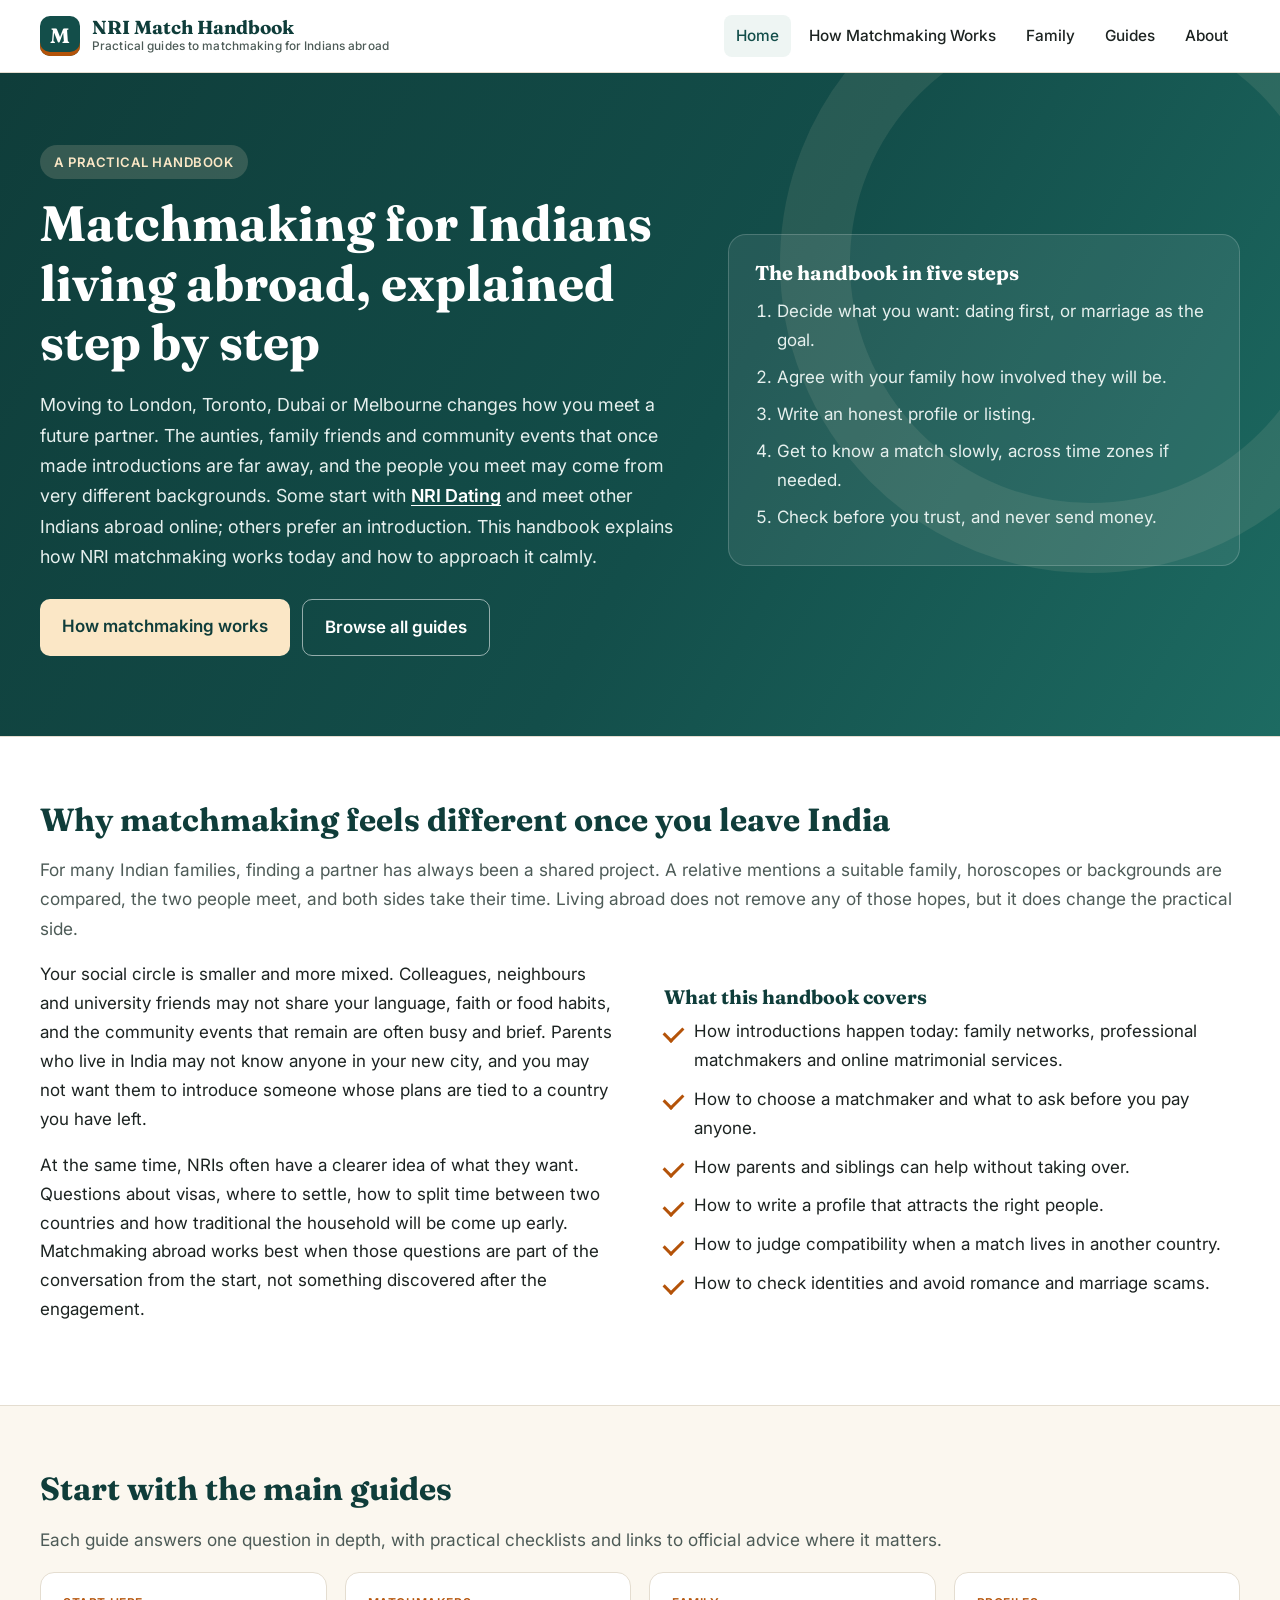
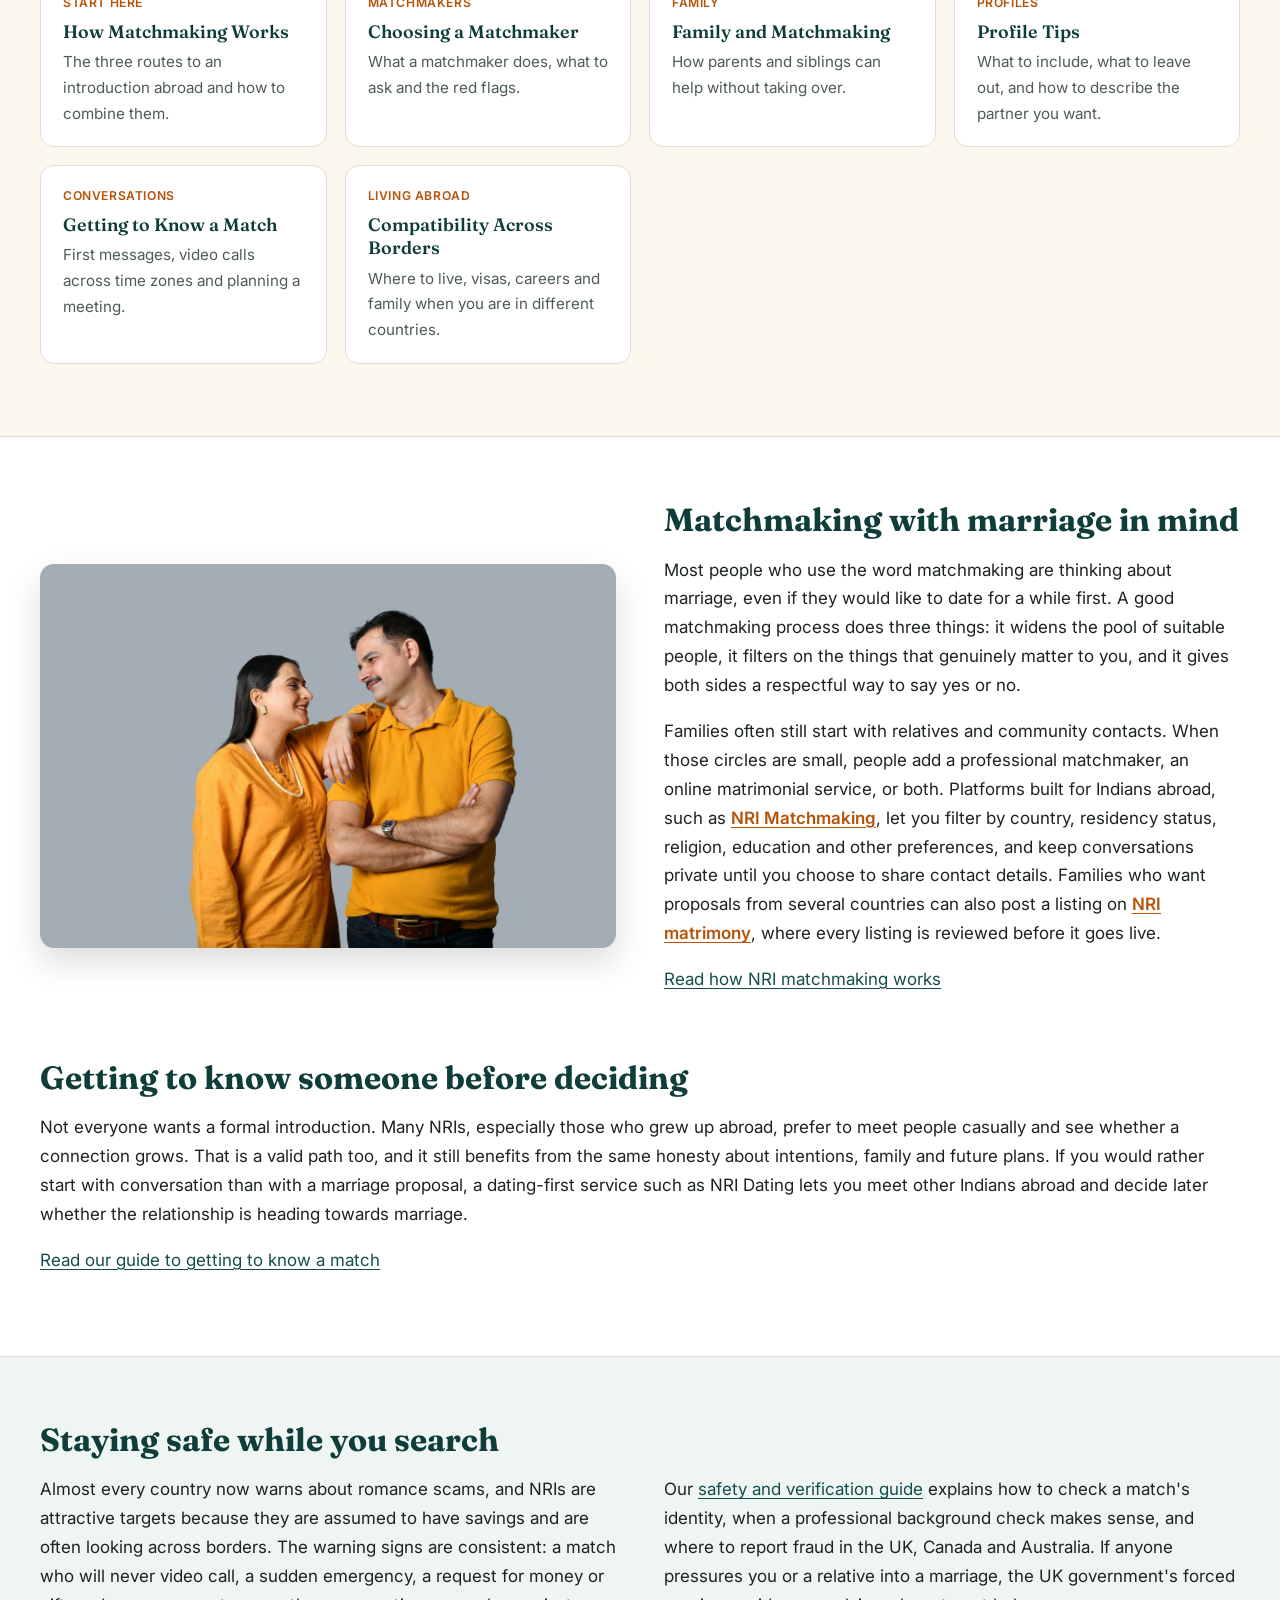
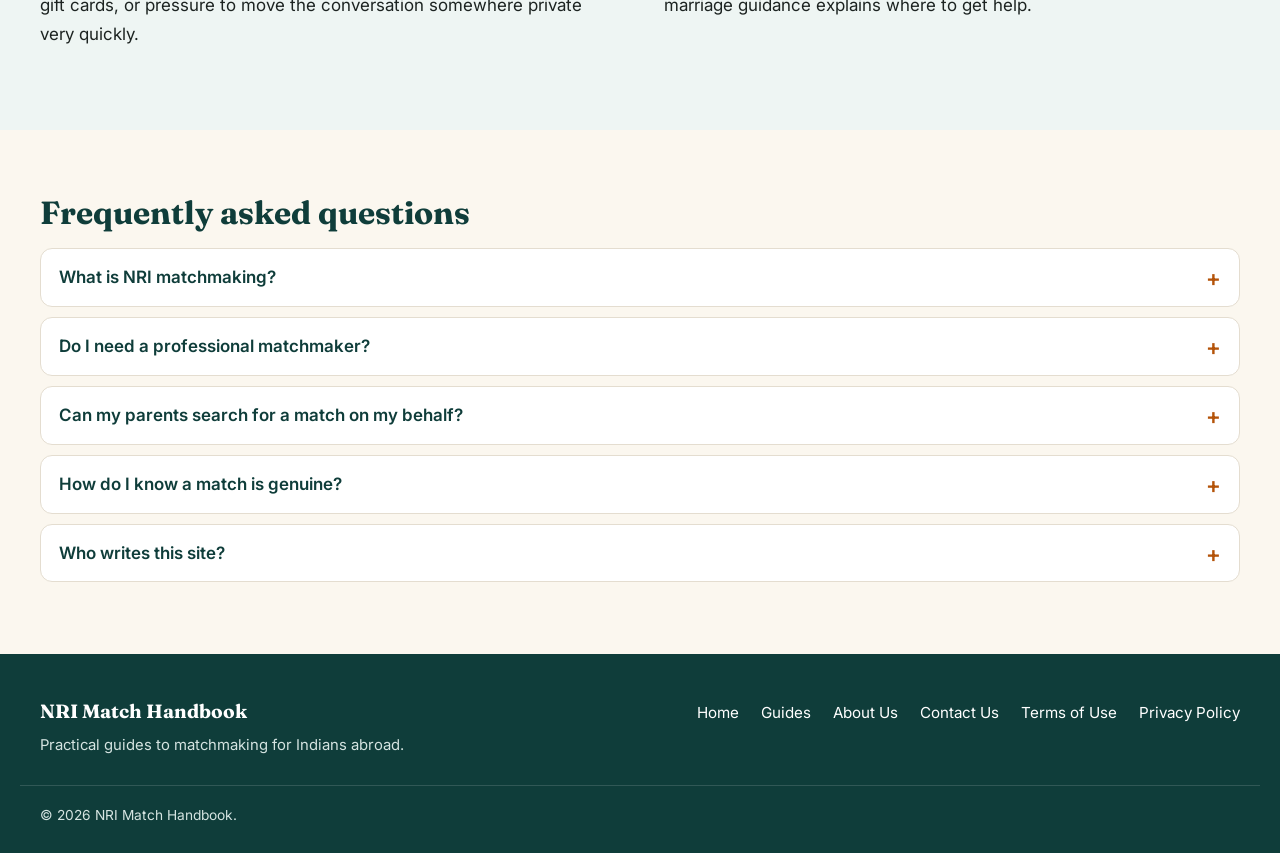
<file: index.html>
<!doctype html><html lang="en-GB"><head><meta charset="utf-8">
<meta name="viewport" content="width=device-width, initial-scale=1">
<title>NRI Match Handbook: Matchmaking Guides for Indians Abroad</title>
<meta name="description" content="Plain-English guides to NRI matchmaking: how introductions work abroad, choosing a matchmaker, family involvement, profiles and staying safe.">
<link rel="canonical" href="https://nridating.github.io/">
<meta property="og:title" content="NRI Match Handbook: Matchmaking Guides for Indians Abroad"><meta property="og:description" content="Plain-English guides to NRI matchmaking: how introductions work abroad, choosing a matchmaker, family involvement, profiles and staying safe.">
<meta property="og:type" content="website"><meta property="og:url" content="https://nridating.github.io/">
<link rel="icon" href="/assets/favicon.svg" type="image/svg+xml">
<link rel="preconnect" href="https://fonts.googleapis.com"><link rel="preconnect" href="https://fonts.gstatic.com" crossorigin>
<link href="https://fonts.googleapis.com/css2?family=Fraunces:opsz,wght@9..144,600;9..144,700&family=Inter:wght@400;500;600&display=swap" rel="stylesheet">
<link rel="stylesheet" href="/assets/style.css?v=20261118">
<script type="application/ld+json">{"@context": "https://schema.org", "@type": "WebSite", "name": "NRI Match Handbook", "url": "https://nridating.github.io/"}</script>
</head><body>
<header class="site-header"><div class="wrap head-row"><a class="brand" href="/"><span class="brand-mark" aria-hidden="true">M</span><span class="brand-text">NRI Match Handbook<small>Practical guides to matchmaking for Indians abroad</small></span></a><button class="menu-btn" type="button" aria-expanded="false" aria-controls="site-nav">Menu</button><nav id="site-nav" class="site-nav" aria-label="Main"><ul><li><a href="/" aria-current="page">Home</a></li><li><a href="/how-nri-matchmaking-works/">How Matchmaking Works</a></li><li><a href="/family-and-matchmaking/">Family</a></li><li><a href="/guides/">Guides</a></li><li><a href="/about/">About</a></li></ul></nav></div></header>
<main>
<section class="hero">
  <div class="wrap hero-grid">
    <div>
      <span class="eyebrow">A practical handbook</span>
      <h1>Matchmaking for Indians living abroad, explained step by step</h1>
      <p>Moving to London, Toronto, Dubai or Melbourne changes how you meet a future partner. The aunties, family friends and community events that once made introductions are far away, and the people you meet may come from very different backgrounds. Some start with <a class="ext" href="https://nri.dating/">NRI Dating</a> and meet other Indians abroad online; others prefer an introduction. This handbook explains how NRI matchmaking works today and how to approach it calmly.</p>
      <div class="btns">
        <a class="btn btn-primary" href="/how-nri-matchmaking-works/">How matchmaking works</a>
        <a class="btn btn-ghost" href="/guides/">Browse all guides</a>
      </div>
    </div>
    <div class="hero-panel">
      <h2>The handbook in five steps</h2>
      <ol>
        <li>Decide what you want: dating first, or marriage as the goal.</li>
        <li>Agree with your family how involved they will be.</li>
        <li>Write an honest profile or listing.</li>
        <li>Get to know a match slowly, across time zones if needed.</li>
        <li>Check before you trust, and never send money.</li>
      </ol>
    </div>
  </div>
</section>

<section class="band band-white">
  <div class="wrap">
    <h2>Why matchmaking feels different once you leave India</h2>
    <p class="section-intro">For many Indian families, finding a partner has always been a shared project. A relative mentions a suitable family, horoscopes or backgrounds are compared, the two people meet, and both sides take their time. Living abroad does not remove any of those hopes, but it does change the practical side.</p>
    <div class="split">
      <div>
        <p>Your social circle is smaller and more mixed. Colleagues, neighbours and university friends may not share your language, faith or food habits, and the community events that remain are often busy and brief. Parents who live in India may not know anyone in your new city, and you may not want them to introduce someone whose plans are tied to a country you have left.</p>
        <p>At the same time, NRIs often have a clearer idea of what they want. Questions about visas, where to settle, how to split time between two countries and how traditional the household will be come up early. Matchmaking abroad works best when those questions are part of the conversation from the start, not something discovered after the engagement.</p>
      </div>
      <div>
        <h3>What this handbook covers</h3>
        <ul class="checks">
          <li>How introductions happen today: family networks, professional matchmakers and online matrimonial services.</li>
          <li>How to choose a matchmaker and what to ask before you pay anyone.</li>
          <li>How parents and siblings can help without taking over.</li>
          <li>How to write a profile that attracts the right people.</li>
          <li>How to judge compatibility when a match lives in another country.</li>
          <li>How to check identities and avoid romance and marriage scams.</li>
        </ul>
      </div>
    </div>
  </div>
</section>

<section class="band">
  <div class="wrap">
    <h2>Start with the main guides</h2>
    <p class="section-intro">Each guide answers one question in depth, with practical checklists and links to official advice where it matters.</p>
    <div class="cards">
<a class="card" href="/how-nri-matchmaking-works/"><span class="card-kicker">Start here</span><strong>How Matchmaking Works</strong><span>The three routes to an introduction abroad and how to combine them.</span></a>
<a class="card" href="/choosing-a-matchmaker/"><span class="card-kicker">Matchmakers</span><strong>Choosing a Matchmaker</strong><span>What a matchmaker does, what to ask and the red flags.</span></a>
<a class="card" href="/family-and-matchmaking/"><span class="card-kicker">Family</span><strong>Family and Matchmaking</strong><span>How parents and siblings can help without taking over.</span></a>
<a class="card" href="/matrimonial-profile-tips/"><span class="card-kicker">Profiles</span><strong>Profile Tips</strong><span>What to include, what to leave out, and how to describe the partner you want.</span></a>
<a class="card" href="/getting-to-know-a-match/"><span class="card-kicker">Conversations</span><strong>Getting to Know a Match</strong><span>First messages, video calls across time zones and planning a meeting.</span></a>
<a class="card" href="/compatibility-across-borders/"><span class="card-kicker">Living abroad</span><strong>Compatibility Across Borders</strong><span>Where to live, visas, careers and family when you are in different countries.</span></a>
</div>
  </div>
</section>

<section class="band band-white" id="nri-matchmaking">
  <div class="wrap split split-photo">
    <div class="split-img"><img src="/assets/nri-matchmaking-couple.jpg" alt="A smiling Indian couple in matching mustard-yellow clothes, the woman leaning on the man's shoulder" width="1200" height="800" loading="lazy"></div>
    <div>
      <h2>Matchmaking with marriage in mind</h2>
      <p>Most people who use the word matchmaking are thinking about marriage, even if they would like to date for a while first. A good matchmaking process does three things: it widens the pool of suitable people, it filters on the things that genuinely matter to you, and it gives both sides a respectful way to say yes or no.</p>
      <p>Families often still start with relatives and community contacts. When those circles are small, people add a professional matchmaker, an online matrimonial service, or both. Platforms built for Indians abroad, such as <a class="ext" href="https://nri.dating/nri-matchmaking">NRI Matchmaking</a>, let you filter by country, residency status, religion, education and other preferences, and keep conversations private until you choose to share contact details. Families who want proposals from several countries can also post a listing on <a class="ext" href="https://nri.dating/nri-matrimony">NRI matrimony</a>, where every listing is reviewed before it goes live.</p>
      <p><a href="/how-nri-matchmaking-works/">Read how NRI matchmaking works</a></p>
    </div>
  </div>
  <div class="wrap split-after">
    <h2>Getting to know someone before deciding</h2>
    <p>Not everyone wants a formal introduction. Many NRIs, especially those who grew up abroad, prefer to meet people casually and see whether a connection grows. That is a valid path too, and it still benefits from the same honesty about intentions, family and future plans. If you would rather start with conversation than with a marriage proposal, a dating-first service such as NRI Dating lets you meet other Indians abroad and decide later whether the relationship is heading towards marriage.</p>
    <p><a href="/getting-to-know-a-match/">Read our guide to getting to know a match</a></p>
  </div>
</section>

<section class="band band-tint">
  <div class="wrap">
    <h2>Staying safe while you search</h2>
    <div class="split">
      <p>Almost every country now warns about romance scams, and NRIs are attractive targets because they are assumed to have savings and are often looking across borders. The warning signs are consistent: a match who will never video call, a sudden emergency, a request for money or gift cards, or pressure to move the conversation somewhere private very quickly.</p>
      <p>Our <a href="/safety-and-verification/">safety and verification guide</a> explains how to check a match's identity, when a professional background check makes sense, and where to report fraud in the UK, Canada and Australia. If anyone pressures you or a relative into a marriage, the UK government's forced marriage guidance explains where to get help.</p>
    </div>
  </div>
</section>

<section class="band">
  <div class="wrap">
    <h2>Frequently asked questions</h2>
    <div class="faq">
<details><summary>What is NRI matchmaking?</summary><p>It is the process of finding a compatible partner, usually for marriage, when you are an Indian living outside India. It can involve family introductions, a professional matchmaker, an online matrimonial or dating service, or a mix of all three.</p></details>
<details><summary>Do I need a professional matchmaker?</summary><p>Not necessarily. Many people find a partner through family networks or online services alone. A matchmaker can help if you are short of time, have very specific requirements or want someone to handle first conversations, but you should check exactly what you are paying for first.</p></details>
<details><summary>Can my parents search for a match on my behalf?</summary><p>Yes, and many do. It works best when you agree in advance what they can share, who makes the first contact and how quickly things move. Our family guide covers this in detail.</p></details>
<details><summary>How do I know a match is genuine?</summary><p>Video call early, check that names, jobs and locations are consistent, take your time, and never send money to someone you have not met. Our safety guide lists more checks and official places to report scams.</p></details>
<details><summary>Who writes this site?</summary><p>NRI Match Handbook is published by the team behind NRI Dating, an online service for Indians abroad. The guides are written to be useful whichever service you choose.</p></details>
</div>
  </div>
</section>
</main>
<footer class="site-footer"><div class="wrap foot-row"><div class="foot-brand"><strong>NRI Match Handbook</strong><p>Practical guides to matchmaking for Indians abroad.</p></div><nav aria-label="Footer"><ul><li><a href="/">Home</a></li><li><a href="/guides/">Guides</a></li><li><a href="/about/">About Us</a></li><li><a href="/contact/">Contact Us</a></li><li><a href="/terms-of-use/">Terms of Use</a></li><li><a href="/privacy-policy/">Privacy Policy</a></li></ul></nav></div><div class="wrap copy">© 2026 NRI Match Handbook.</div></footer>
<script src="/assets/site.js?v=20261118" defer></script>
</body></html>
</file>
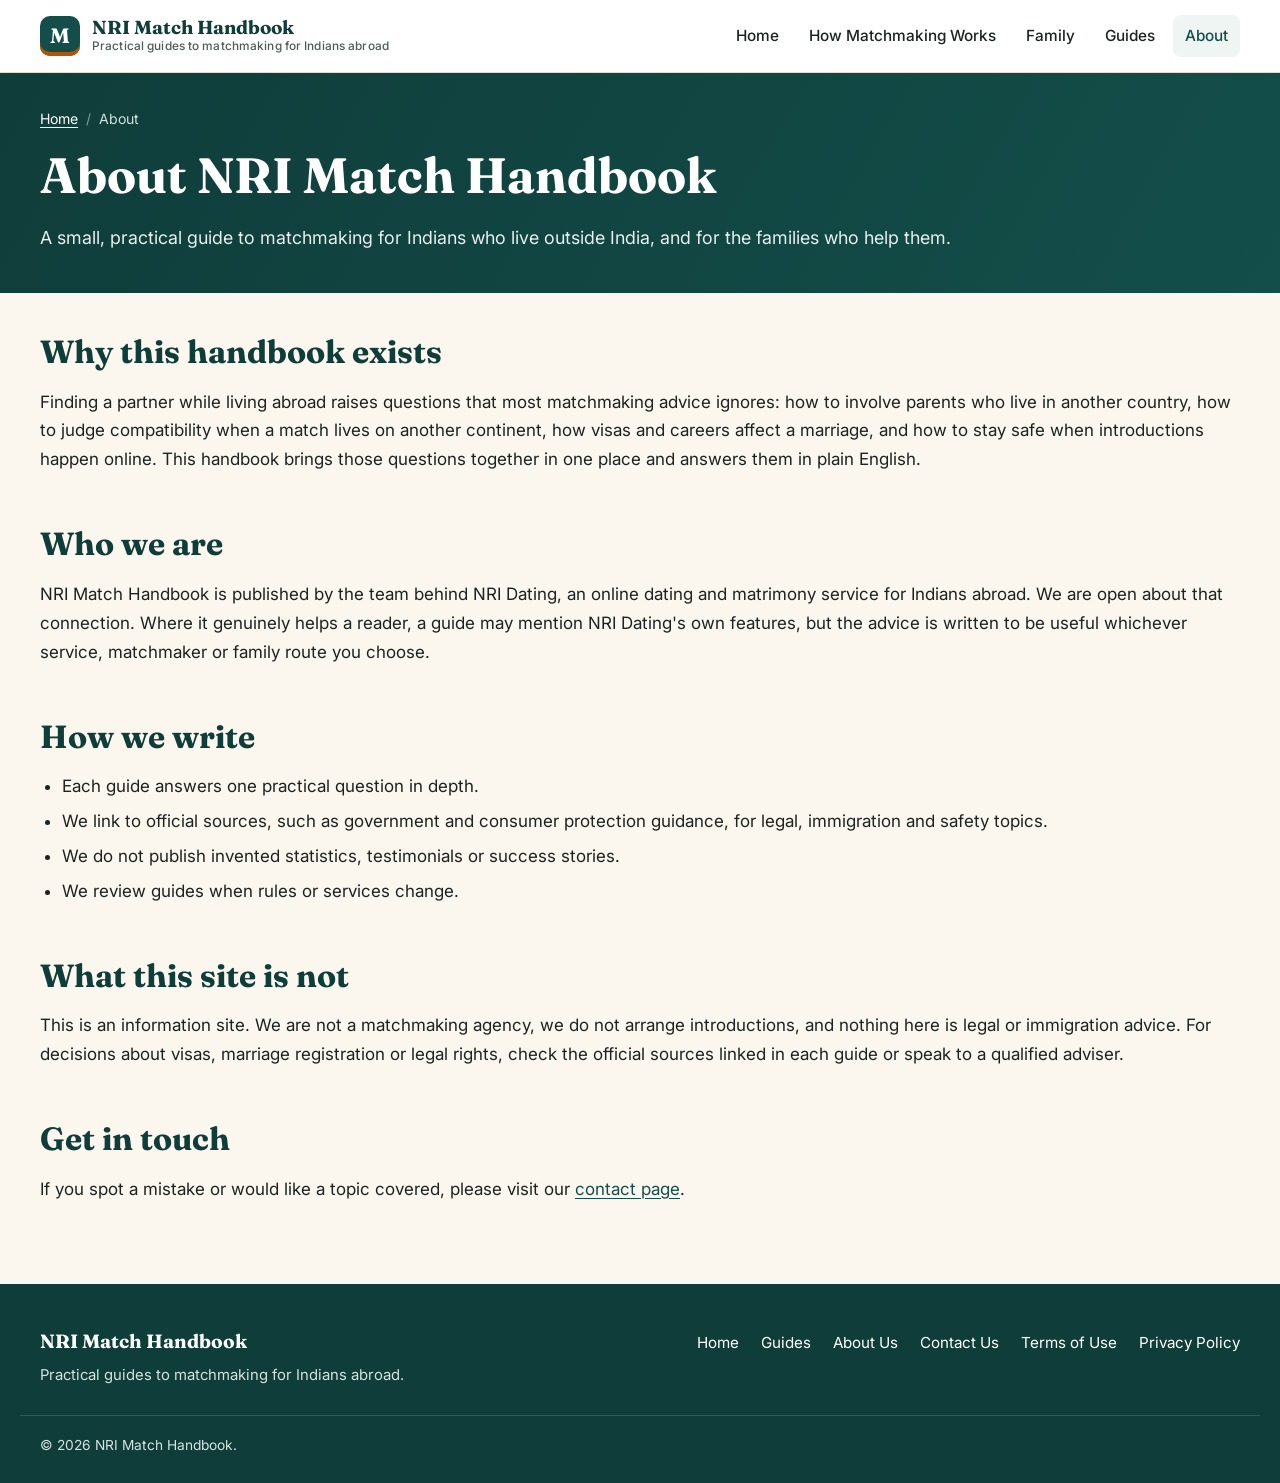
<file: about/index.html>
<!doctype html><html lang="en-GB"><head><meta charset="utf-8">
<meta name="viewport" content="width=device-width, initial-scale=1">
<title>About NRI Match Handbook</title>
<meta name="description" content="About NRI Match Handbook: why we publish practical matchmaking guides for Indians abroad, who writes them and how we keep them accurate.">
<link rel="canonical" href="https://nridating.github.io/about/">
<meta property="og:title" content="About NRI Match Handbook"><meta property="og:description" content="About NRI Match Handbook: why we publish practical matchmaking guides for Indians abroad, who writes them and how we keep them accurate.">
<meta property="og:type" content="website"><meta property="og:url" content="https://nridating.github.io/about/">
<link rel="icon" href="/assets/favicon.svg" type="image/svg+xml">
<link rel="preconnect" href="https://fonts.googleapis.com"><link rel="preconnect" href="https://fonts.gstatic.com" crossorigin>
<link href="https://fonts.googleapis.com/css2?family=Fraunces:opsz,wght@9..144,600;9..144,700&family=Inter:wght@400;500;600&display=swap" rel="stylesheet">
<link rel="stylesheet" href="/assets/style.css?v=20261118">
<script type="application/ld+json">{"@context": "https://schema.org", "@type": "BreadcrumbList", "itemListElement": [{"@type": "ListItem", "position": 1, "name": "Home", "item": "https://nridating.github.io/"}, {"@type": "ListItem", "position": 2, "name": "About", "item": "https://nridating.github.io/about/"}]}</script>
</head><body>
<header class="site-header"><div class="wrap head-row"><a class="brand" href="/"><span class="brand-mark" aria-hidden="true">M</span><span class="brand-text">NRI Match Handbook<small>Practical guides to matchmaking for Indians abroad</small></span></a><button class="menu-btn" type="button" aria-expanded="false" aria-controls="site-nav">Menu</button><nav id="site-nav" class="site-nav" aria-label="Main"><ul><li><a href="/">Home</a></li><li><a href="/how-nri-matchmaking-works/">How Matchmaking Works</a></li><li><a href="/family-and-matchmaking/">Family</a></li><li><a href="/guides/">Guides</a></li><li><a href="/about/" aria-current="page">About</a></li></ul></nav></div></header>
<main>
<section class="page-hero"><div class="wrap"><nav class="crumbs" aria-label="Breadcrumb"><a href="/">Home</a> <span class="sep">/</span> <span aria-current="page">About</span></nav><h1>About NRI Match Handbook</h1><p class="lead">A small, practical guide to matchmaking for Indians who live outside India, and for the families who help them.</p></div></section>
<div class="wrap single"><article class="prose"><h2>Why this handbook exists</h2>
<p>Finding a partner while living abroad raises questions that most matchmaking advice ignores: how to involve parents who live in another country, how to judge compatibility when a match lives on another continent, how visas and careers affect a marriage, and how to stay safe when introductions happen online. This handbook brings those questions together in one place and answers them in plain English.</p>

<h2>Who we are</h2>
<p>NRI Match Handbook is published by the team behind NRI Dating, an online dating and matrimony service for Indians abroad. We are open about that connection. Where it genuinely helps a reader, a guide may mention NRI Dating's own features, but the advice is written to be useful whichever service, matchmaker or family route you choose.</p>

<h2>How we write</h2>
<ul>
  <li>Each guide answers one practical question in depth.</li>
  <li>We link to official sources, such as government and consumer protection guidance, for legal, immigration and safety topics.</li>
  <li>We do not publish invented statistics, testimonials or success stories.</li>
  <li>We review guides when rules or services change.</li>
</ul>

<h2>What this site is not</h2>
<p>This is an information site. We are not a matchmaking agency, we do not arrange introductions, and nothing here is legal or immigration advice. For decisions about visas, marriage registration or legal rights, check the official sources linked in each guide or speak to a qualified adviser.</p>

<h2>Get in touch</h2>
<p>If you spot a mistake or would like a topic covered, please visit our <a href="/contact/">contact page</a>.</p></article></div>
</main>
<footer class="site-footer"><div class="wrap foot-row"><div class="foot-brand"><strong>NRI Match Handbook</strong><p>Practical guides to matchmaking for Indians abroad.</p></div><nav aria-label="Footer"><ul><li><a href="/">Home</a></li><li><a href="/guides/">Guides</a></li><li><a href="/about/">About Us</a></li><li><a href="/contact/">Contact Us</a></li><li><a href="/terms-of-use/">Terms of Use</a></li><li><a href="/privacy-policy/">Privacy Policy</a></li></ul></nav></div><div class="wrap copy">© 2026 NRI Match Handbook.</div></footer>
<script src="/assets/site.js?v=20261118" defer></script>
</body></html>
</file>
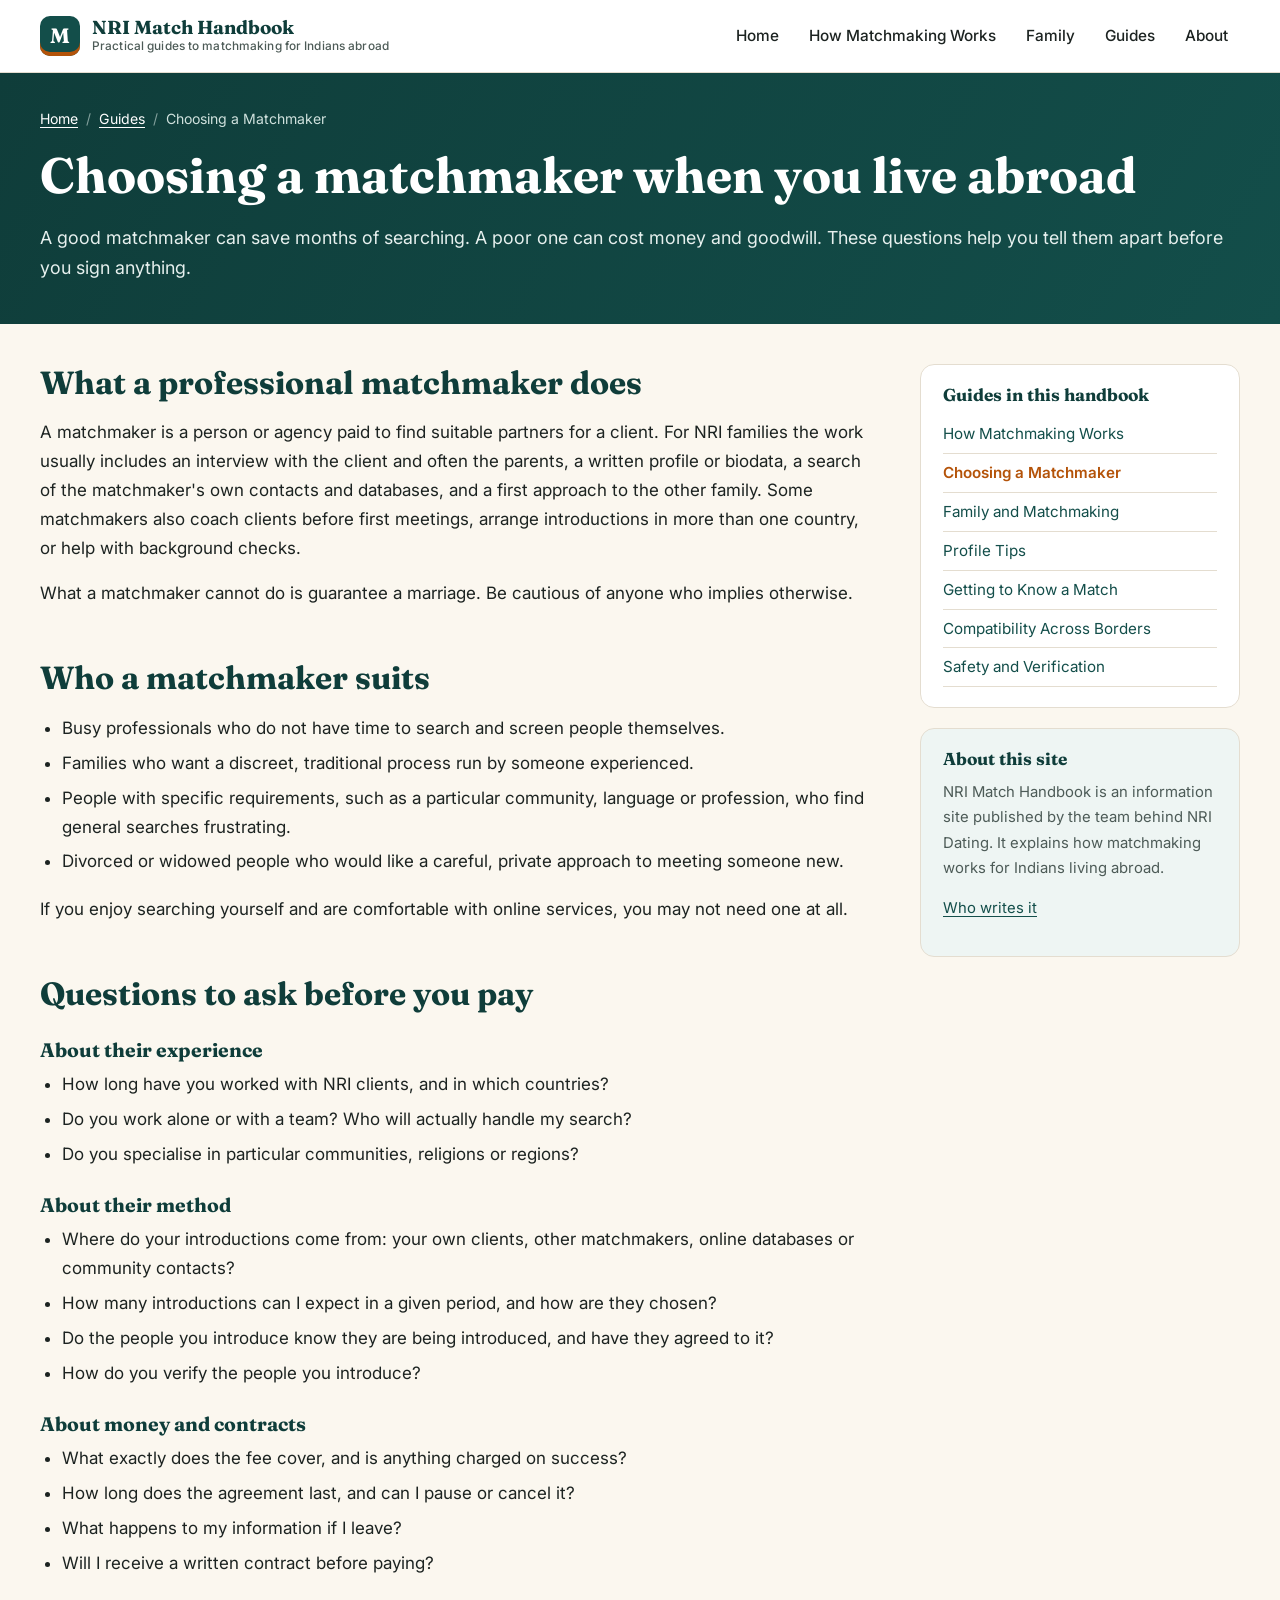
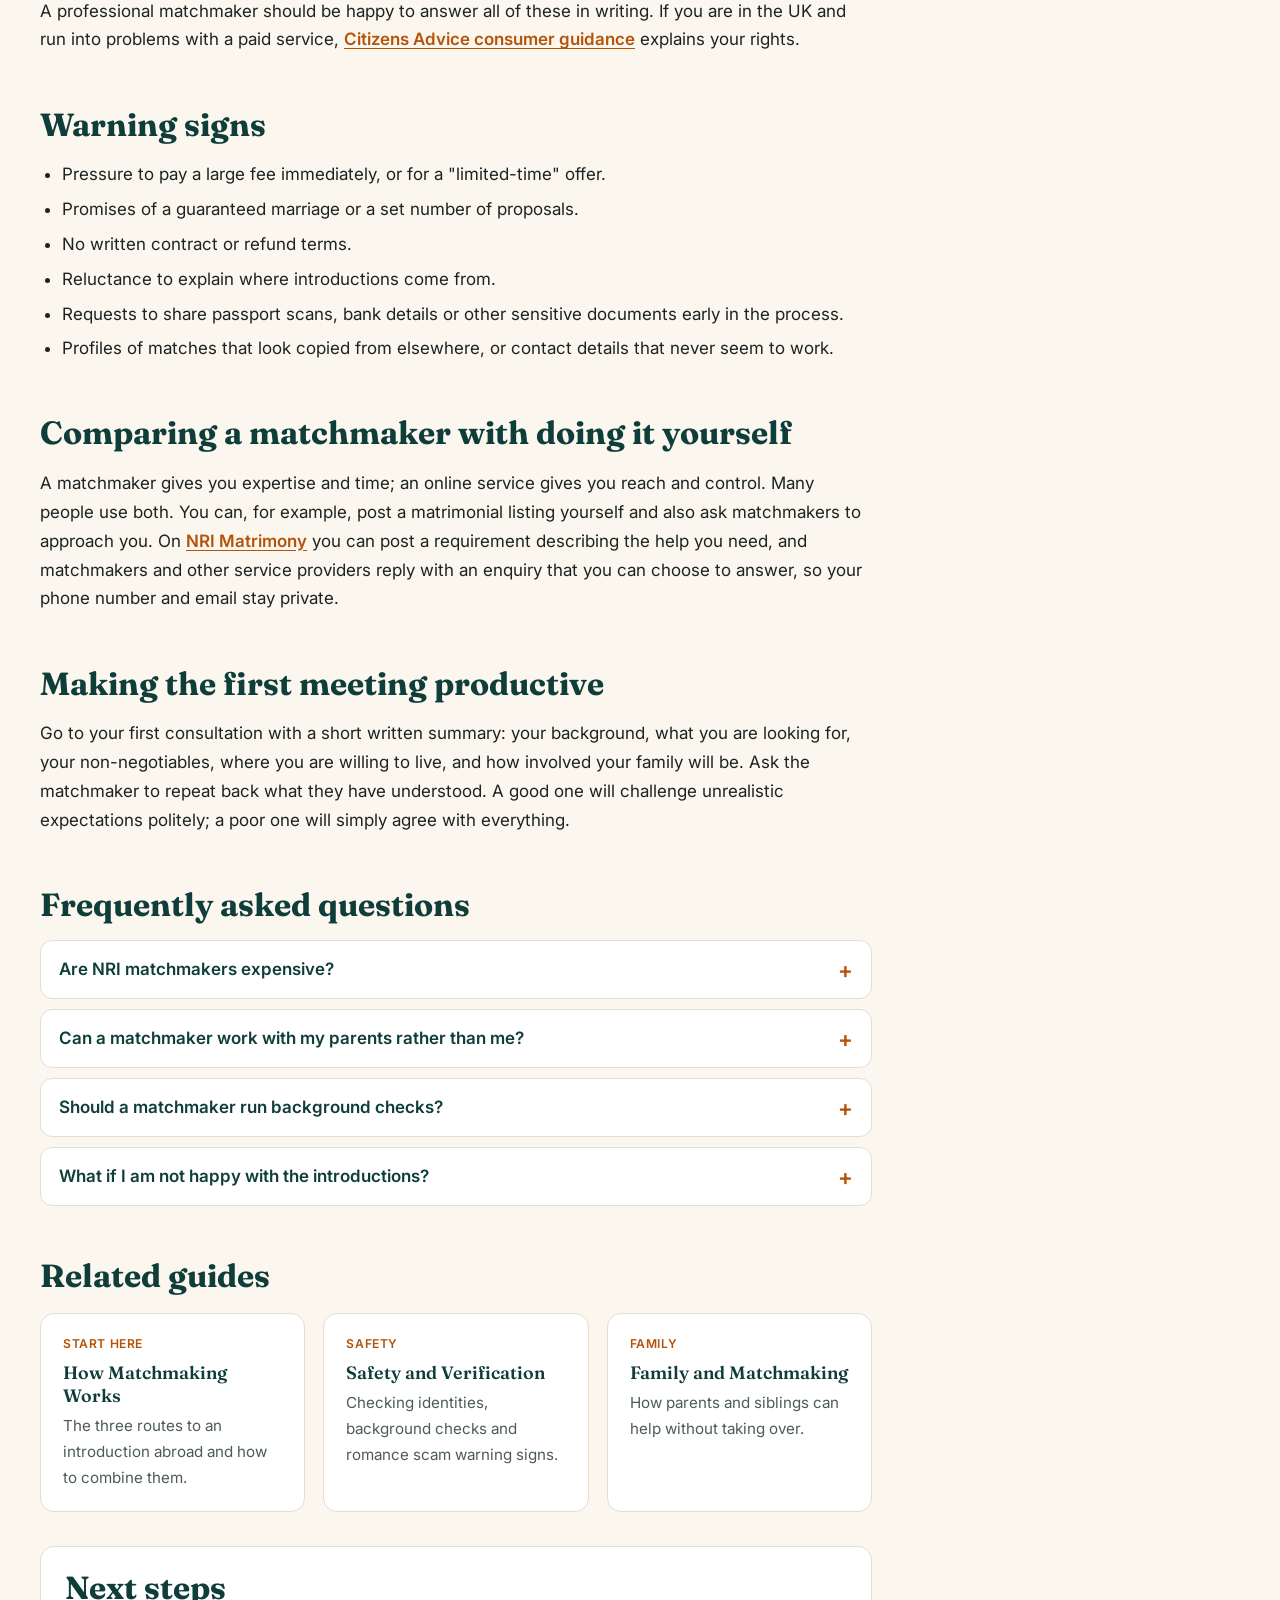
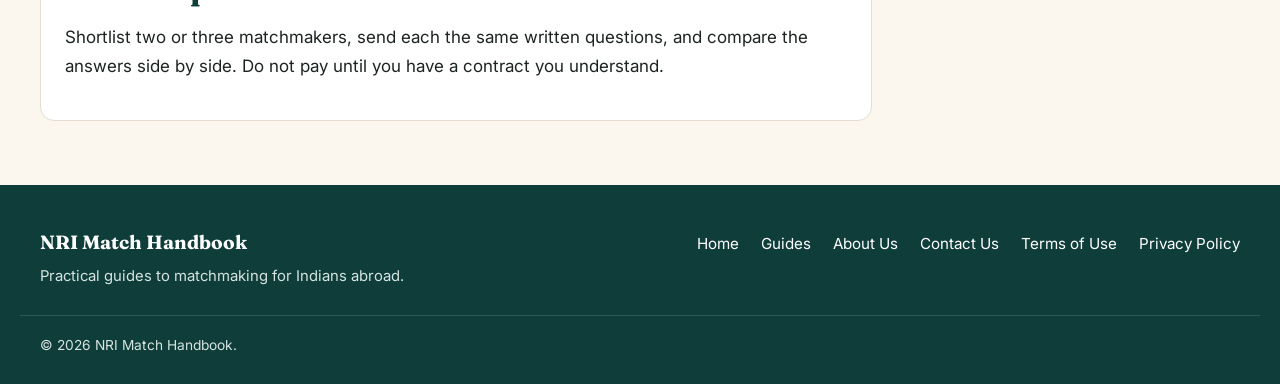
<file: choosing-a-matchmaker/index.html>
<!doctype html><html lang="en-GB"><head><meta charset="utf-8">
<meta name="viewport" content="width=device-width, initial-scale=1">
<title>Choosing an NRI Matchmaker: Questions to Ask First</title>
<meta name="description" content="How to choose an NRI matchmaker: what they do, questions to ask before paying, contract terms to check and the warning signs to walk away from.">
<link rel="canonical" href="https://nridating.github.io/choosing-a-matchmaker/">
<meta property="og:title" content="Choosing an NRI Matchmaker: Questions to Ask First"><meta property="og:description" content="How to choose an NRI matchmaker: what they do, questions to ask before paying, contract terms to check and the warning signs to walk away from.">
<meta property="og:type" content="website"><meta property="og:url" content="https://nridating.github.io/choosing-a-matchmaker/">
<link rel="icon" href="/assets/favicon.svg" type="image/svg+xml">
<link rel="preconnect" href="https://fonts.googleapis.com"><link rel="preconnect" href="https://fonts.gstatic.com" crossorigin>
<link href="https://fonts.googleapis.com/css2?family=Fraunces:opsz,wght@9..144,600;9..144,700&family=Inter:wght@400;500;600&display=swap" rel="stylesheet">
<link rel="stylesheet" href="/assets/style.css?v=20261118">
<script type="application/ld+json">{"@context": "https://schema.org", "@type": "BreadcrumbList", "itemListElement": [{"@type": "ListItem", "position": 1, "name": "Home", "item": "https://nridating.github.io/"}, {"@type": "ListItem", "position": 2, "name": "Guides", "item": "https://nridating.github.io/guides/"}, {"@type": "ListItem", "position": 3, "name": "Choosing a Matchmaker", "item": "https://nridating.github.io/choosing-a-matchmaker/"}]}</script>
</head><body>
<header class="site-header"><div class="wrap head-row"><a class="brand" href="/"><span class="brand-mark" aria-hidden="true">M</span><span class="brand-text">NRI Match Handbook<small>Practical guides to matchmaking for Indians abroad</small></span></a><button class="menu-btn" type="button" aria-expanded="false" aria-controls="site-nav">Menu</button><nav id="site-nav" class="site-nav" aria-label="Main"><ul><li><a href="/">Home</a></li><li><a href="/how-nri-matchmaking-works/">How Matchmaking Works</a></li><li><a href="/family-and-matchmaking/">Family</a></li><li><a href="/guides/">Guides</a></li><li><a href="/about/">About</a></li></ul></nav></div></header>
<main>
<section class="page-hero"><div class="wrap"><nav class="crumbs" aria-label="Breadcrumb"><a href="/">Home</a> <span class="sep">/</span> <a href="/guides/">Guides</a> <span class="sep">/</span> <span aria-current="page">Choosing a Matchmaker</span></nav><h1>Choosing a matchmaker when you live abroad</h1><p class="lead">A good matchmaker can save months of searching. A poor one can cost money and goodwill. These questions help you tell them apart before you sign anything.</p></div></section>
<div class="wrap with-side"><article class="prose"><h2>What a professional matchmaker does</h2>
<p>A matchmaker is a person or agency paid to find suitable partners for a client. For NRI families the work usually includes an interview with the client and often the parents, a written profile or biodata, a search of the matchmaker's own contacts and databases, and a first approach to the other family. Some matchmakers also coach clients before first meetings, arrange introductions in more than one country, or help with background checks.</p>
<p>What a matchmaker cannot do is guarantee a marriage. Be cautious of anyone who implies otherwise.</p>

<h2>Who a matchmaker suits</h2>
<ul>
  <li>Busy professionals who do not have time to search and screen people themselves.</li>
  <li>Families who want a discreet, traditional process run by someone experienced.</li>
  <li>People with specific requirements, such as a particular community, language or profession, who find general searches frustrating.</li>
  <li>Divorced or widowed people who would like a careful, private approach to meeting someone new.</li>
</ul>
<p>If you enjoy searching yourself and are comfortable with online services, you may not need one at all.</p>

<h2>Questions to ask before you pay</h2>
<h3>About their experience</h3>
<ul>
  <li>How long have you worked with NRI clients, and in which countries?</li>
  <li>Do you work alone or with a team? Who will actually handle my search?</li>
  <li>Do you specialise in particular communities, religions or regions?</li>
</ul>
<h3>About their method</h3>
<ul>
  <li>Where do your introductions come from: your own clients, other matchmakers, online databases or community contacts?</li>
  <li>How many introductions can I expect in a given period, and how are they chosen?</li>
  <li>Do the people you introduce know they are being introduced, and have they agreed to it?</li>
  <li>How do you verify the people you introduce?</li>
</ul>
<h3>About money and contracts</h3>
<ul>
  <li>What exactly does the fee cover, and is anything charged on success?</li>
  <li>How long does the agreement last, and can I pause or cancel it?</li>
  <li>What happens to my information if I leave?</li>
  <li>Will I receive a written contract before paying?</li>
</ul>
<p>A professional matchmaker should be happy to answer all of these in writing. If you are in the UK and run into problems with a paid service, <a class="ext" href="https://www.citizensadvice.org.uk/consumer/">Citizens Advice consumer guidance</a> explains your rights.</p>

<h2>Warning signs</h2>
<ul>
  <li>Pressure to pay a large fee immediately, or for a "limited-time" offer.</li>
  <li>Promises of a guaranteed marriage or a set number of proposals.</li>
  <li>No written contract or refund terms.</li>
  <li>Reluctance to explain where introductions come from.</li>
  <li>Requests to share passport scans, bank details or other sensitive documents early in the process.</li>
  <li>Profiles of matches that look copied from elsewhere, or contact details that never seem to work.</li>
</ul>

<h2>Comparing a matchmaker with doing it yourself</h2>
<p>A matchmaker gives you expertise and time; an online service gives you reach and control. Many people use both. You can, for example, post a matrimonial listing yourself and also ask matchmakers to approach you. On <a class="ext" href="https://nri.dating/nri-matrimony">NRI Matrimony</a> you can post a requirement describing the help you need, and matchmakers and other service providers reply with an enquiry that you can choose to answer, so your phone number and email stay private.</p>

<h2>Making the first meeting productive</h2>
<p>Go to your first consultation with a short written summary: your background, what you are looking for, your non-negotiables, where you are willing to live, and how involved your family will be. Ask the matchmaker to repeat back what they have understood. A good one will challenge unrealistic expectations politely; a poor one will simply agree with everything.</p>

<h2>Frequently asked questions</h2>
<div class="faq">
<details><summary>Are NRI matchmakers expensive?</summary><p>Prices vary widely, from modest one-off fees to large packages. Compare what is included rather than the headline price, and never pay without written terms.</p></details>
<details><summary>Can a matchmaker work with my parents rather than me?</summary><p>Yes, many work with families. Agree beforehand who the matchmaker reports to and who decides whether to accept an introduction.</p></details>
<details><summary>Should a matchmaker run background checks?</summary><p>Some offer checks or work with verification companies. Ask what is checked and how. You can also arrange checks yourself, as our safety guide explains.</p></details>
<details><summary>What if I am not happy with the introductions?</summary><p>Give specific feedback early. If nothing improves, use the cancellation terms in your contract.</p></details>
</div>

<section class="related"><h2>Related guides</h2><div class="cards">
<a class="card" href="/how-nri-matchmaking-works/"><span class="card-kicker">Start here</span><strong>How Matchmaking Works</strong><span>The three routes to an introduction abroad and how to combine them.</span></a>
<a class="card" href="/safety-and-verification/"><span class="card-kicker">Safety</span><strong>Safety and Verification</strong><span>Checking identities, background checks and romance scam warning signs.</span></a>
<a class="card" href="/family-and-matchmaking/"><span class="card-kicker">Family</span><strong>Family and Matchmaking</strong><span>How parents and siblings can help without taking over.</span></a>
</div></section>

<div class="next-steps">
  <h2>Next steps</h2>
  <p>Shortlist two or three matchmakers, send each the same written questions, and compare the answers side by side. Do not pay until you have a contract you understand.</p>
</div></article><aside class="sidebar"><div class="side-box"><h2>Guides in this handbook</h2><ul><li><a href="/how-nri-matchmaking-works/">How Matchmaking Works</a></li><li><a href="/choosing-a-matchmaker/" aria-current="page">Choosing a Matchmaker</a></li><li><a href="/family-and-matchmaking/">Family and Matchmaking</a></li><li><a href="/matrimonial-profile-tips/">Profile Tips</a></li><li><a href="/getting-to-know-a-match/">Getting to Know a Match</a></li><li><a href="/compatibility-across-borders/">Compatibility Across Borders</a></li><li><a href="/safety-and-verification/">Safety and Verification</a></li></ul></div><div class="side-box about-box"><h2>About this site</h2><p>NRI Match Handbook is an information site published by the team behind NRI Dating. It explains how matchmaking works for Indians living abroad.</p><p><a href="/about/">Who writes it</a></p></div></aside></div>
</main>
<footer class="site-footer"><div class="wrap foot-row"><div class="foot-brand"><strong>NRI Match Handbook</strong><p>Practical guides to matchmaking for Indians abroad.</p></div><nav aria-label="Footer"><ul><li><a href="/">Home</a></li><li><a href="/guides/">Guides</a></li><li><a href="/about/">About Us</a></li><li><a href="/contact/">Contact Us</a></li><li><a href="/terms-of-use/">Terms of Use</a></li><li><a href="/privacy-policy/">Privacy Policy</a></li></ul></nav></div><div class="wrap copy">© 2026 NRI Match Handbook.</div></footer>
<script src="/assets/site.js?v=20261118" defer></script>
</body></html>
</file>
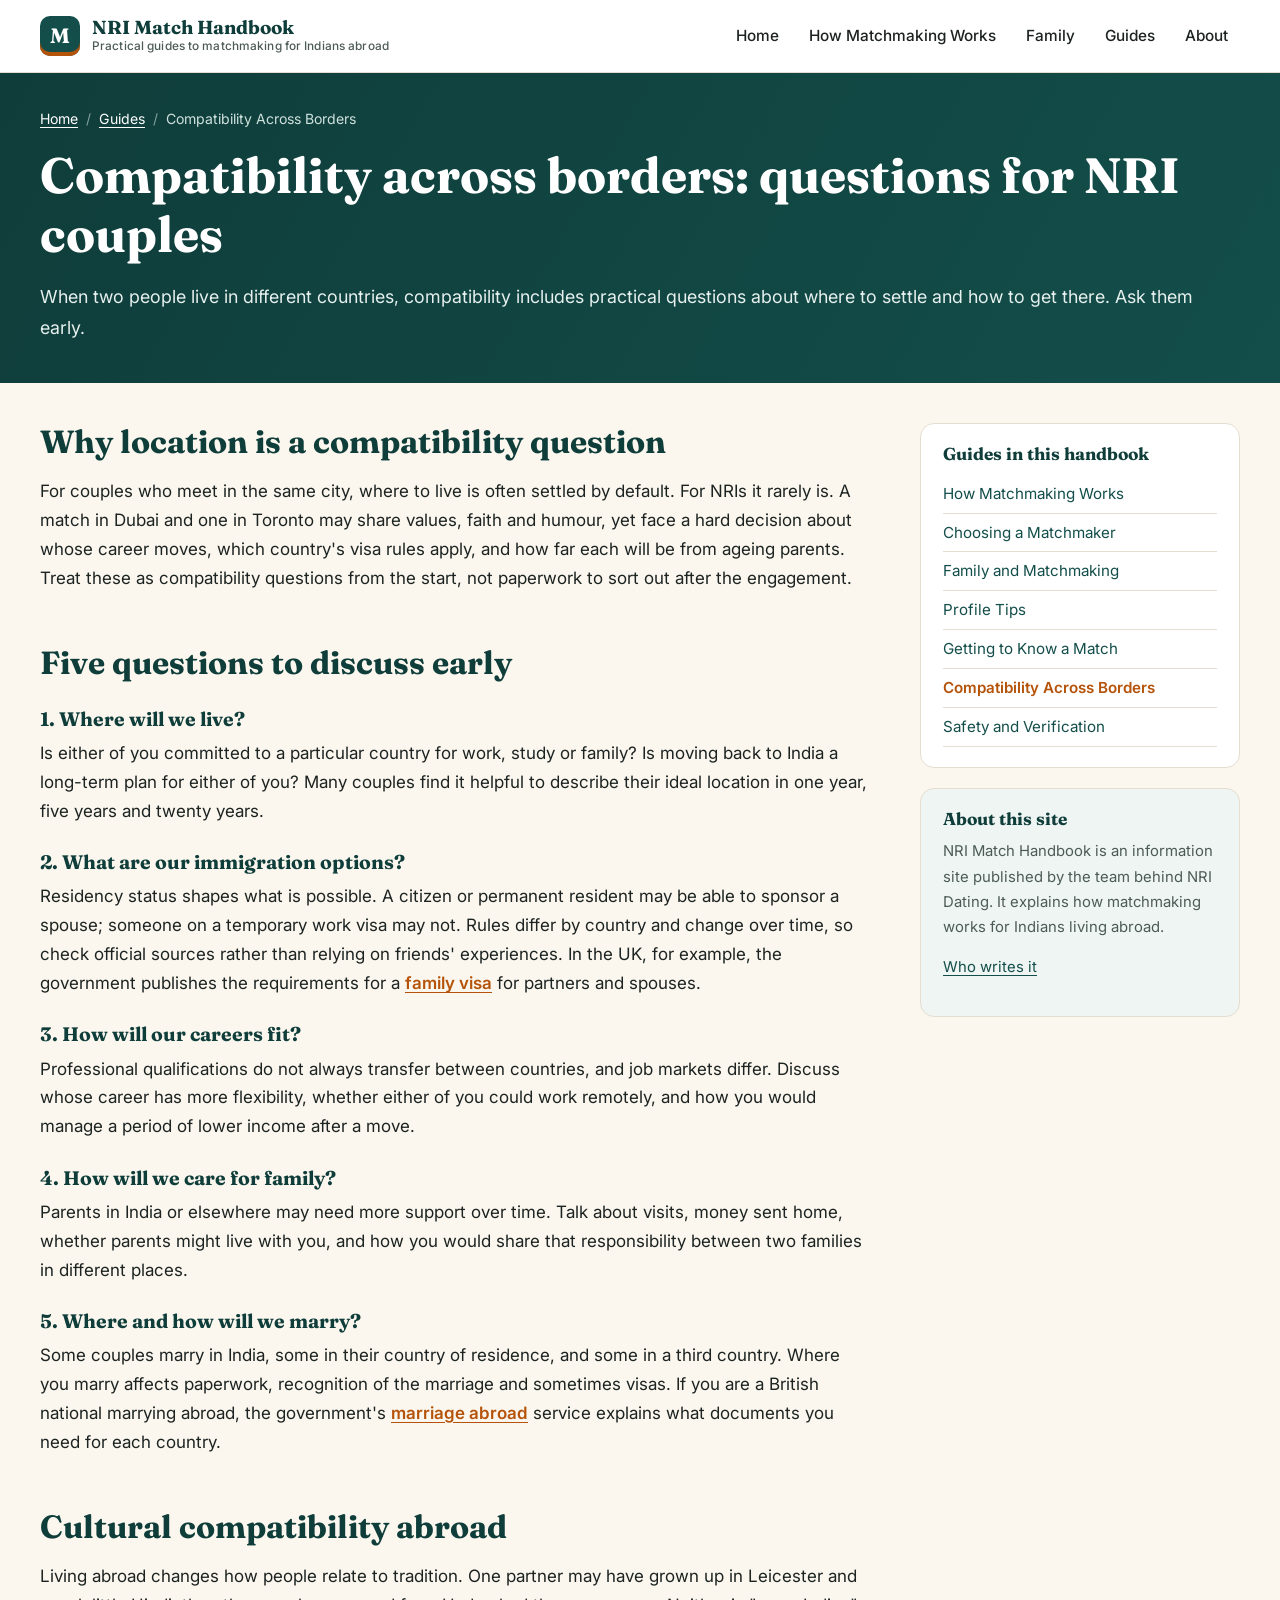
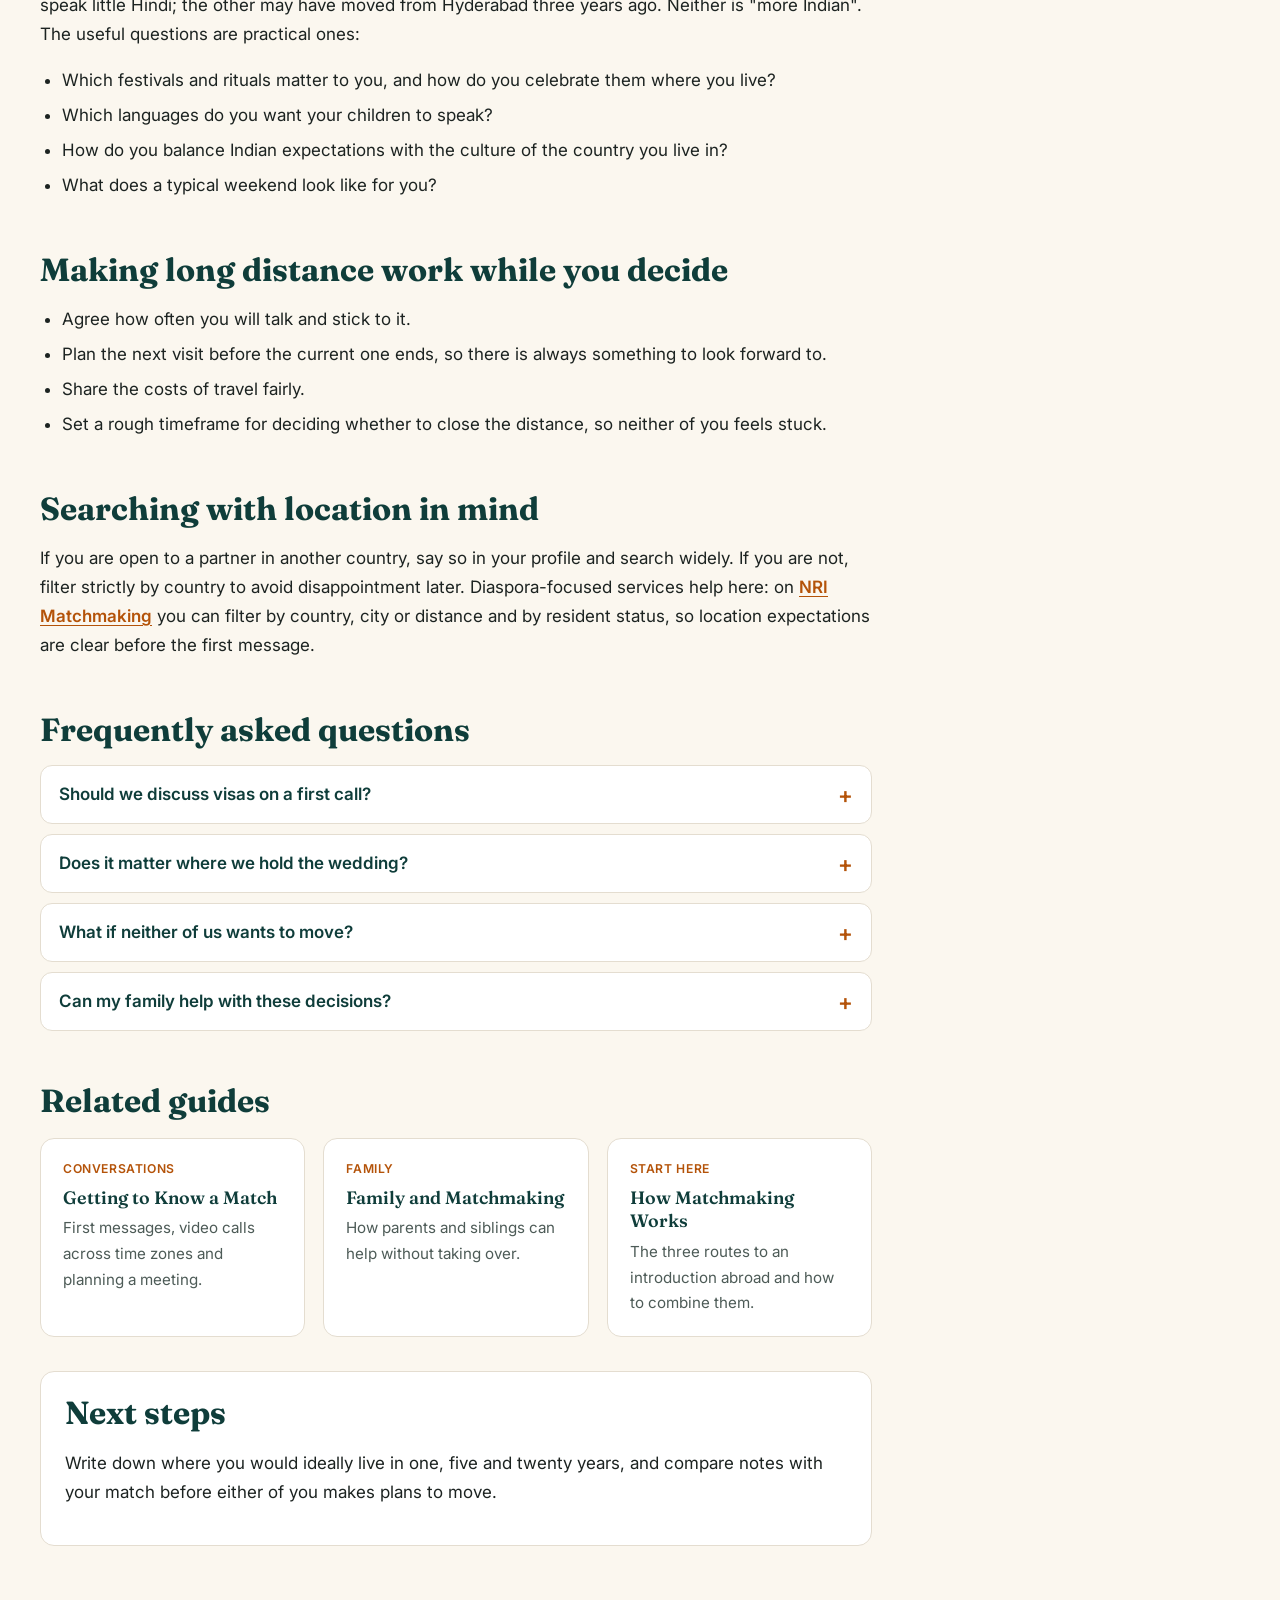
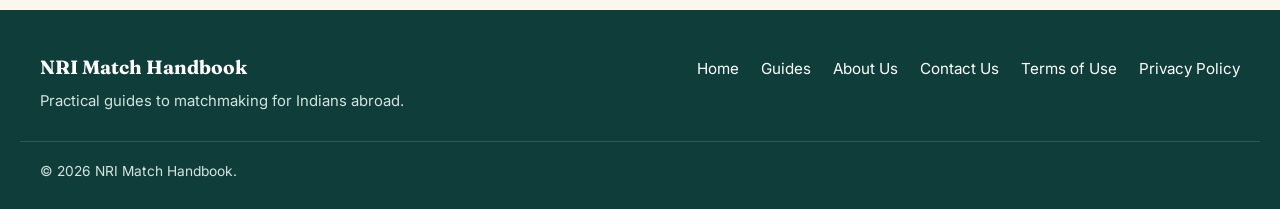
<file: compatibility-across-borders/index.html>
<!doctype html><html lang="en-GB"><head><meta charset="utf-8">
<meta name="viewport" content="width=device-width, initial-scale=1">
<title>Marriage Across Borders: Compatibility for NRI Couples</title>
<meta name="description" content="Compatibility questions for NRI couples in different countries: where to live, visas and residency, careers, family abroad and marrying overseas.">
<link rel="canonical" href="https://nridating.github.io/compatibility-across-borders/">
<meta property="og:title" content="Marriage Across Borders: Compatibility for NRI Couples"><meta property="og:description" content="Compatibility questions for NRI couples in different countries: where to live, visas and residency, careers, family abroad and marrying overseas.">
<meta property="og:type" content="website"><meta property="og:url" content="https://nridating.github.io/compatibility-across-borders/">
<link rel="icon" href="/assets/favicon.svg" type="image/svg+xml">
<link rel="preconnect" href="https://fonts.googleapis.com"><link rel="preconnect" href="https://fonts.gstatic.com" crossorigin>
<link href="https://fonts.googleapis.com/css2?family=Fraunces:opsz,wght@9..144,600;9..144,700&family=Inter:wght@400;500;600&display=swap" rel="stylesheet">
<link rel="stylesheet" href="/assets/style.css?v=20261118">
<script type="application/ld+json">{"@context": "https://schema.org", "@type": "BreadcrumbList", "itemListElement": [{"@type": "ListItem", "position": 1, "name": "Home", "item": "https://nridating.github.io/"}, {"@type": "ListItem", "position": 2, "name": "Guides", "item": "https://nridating.github.io/guides/"}, {"@type": "ListItem", "position": 3, "name": "Compatibility Across Borders", "item": "https://nridating.github.io/compatibility-across-borders/"}]}</script>
</head><body>
<header class="site-header"><div class="wrap head-row"><a class="brand" href="/"><span class="brand-mark" aria-hidden="true">M</span><span class="brand-text">NRI Match Handbook<small>Practical guides to matchmaking for Indians abroad</small></span></a><button class="menu-btn" type="button" aria-expanded="false" aria-controls="site-nav">Menu</button><nav id="site-nav" class="site-nav" aria-label="Main"><ul><li><a href="/">Home</a></li><li><a href="/how-nri-matchmaking-works/">How Matchmaking Works</a></li><li><a href="/family-and-matchmaking/">Family</a></li><li><a href="/guides/">Guides</a></li><li><a href="/about/">About</a></li></ul></nav></div></header>
<main>
<section class="page-hero"><div class="wrap"><nav class="crumbs" aria-label="Breadcrumb"><a href="/">Home</a> <span class="sep">/</span> <a href="/guides/">Guides</a> <span class="sep">/</span> <span aria-current="page">Compatibility Across Borders</span></nav><h1>Compatibility across borders: questions for NRI couples</h1><p class="lead">When two people live in different countries, compatibility includes practical questions about where to settle and how to get there. Ask them early.</p></div></section>
<div class="wrap with-side"><article class="prose"><h2>Why location is a compatibility question</h2>
<p>For couples who meet in the same city, where to live is often settled by default. For NRIs it rarely is. A match in Dubai and one in Toronto may share values, faith and humour, yet face a hard decision about whose career moves, which country's visa rules apply, and how far each will be from ageing parents. Treat these as compatibility questions from the start, not paperwork to sort out after the engagement.</p>

<h2>Five questions to discuss early</h2>
<h3>1. Where will we live?</h3>
<p>Is either of you committed to a particular country for work, study or family? Is moving back to India a long-term plan for either of you? Many couples find it helpful to describe their ideal location in one year, five years and twenty years.</p>
<h3>2. What are our immigration options?</h3>
<p>Residency status shapes what is possible. A citizen or permanent resident may be able to sponsor a spouse; someone on a temporary work visa may not. Rules differ by country and change over time, so check official sources rather than relying on friends' experiences. In the UK, for example, the government publishes the requirements for a <a class="ext" href="https://www.gov.uk/uk-family-visa">family visa</a> for partners and spouses.</p>
<h3>3. How will our careers fit?</h3>
<p>Professional qualifications do not always transfer between countries, and job markets differ. Discuss whose career has more flexibility, whether either of you could work remotely, and how you would manage a period of lower income after a move.</p>
<h3>4. How will we care for family?</h3>
<p>Parents in India or elsewhere may need more support over time. Talk about visits, money sent home, whether parents might live with you, and how you would share that responsibility between two families in different places.</p>
<h3>5. Where and how will we marry?</h3>
<p>Some couples marry in India, some in their country of residence, and some in a third country. Where you marry affects paperwork, recognition of the marriage and sometimes visas. If you are a British national marrying abroad, the government's <a class="ext" href="https://www.gov.uk/marriages-civil-partnerships-abroad">marriage abroad</a> service explains what documents you need for each country.</p>

<h2>Cultural compatibility abroad</h2>
<p>Living abroad changes how people relate to tradition. One partner may have grown up in Leicester and speak little Hindi; the other may have moved from Hyderabad three years ago. Neither is "more Indian". The useful questions are practical ones:</p>
<ul>
  <li>Which festivals and rituals matter to you, and how do you celebrate them where you live?</li>
  <li>Which languages do you want your children to speak?</li>
  <li>How do you balance Indian expectations with the culture of the country you live in?</li>
  <li>What does a typical weekend look like for you?</li>
</ul>

<h2>Making long distance work while you decide</h2>
<ul>
  <li>Agree how often you will talk and stick to it.</li>
  <li>Plan the next visit before the current one ends, so there is always something to look forward to.</li>
  <li>Share the costs of travel fairly.</li>
  <li>Set a rough timeframe for deciding whether to close the distance, so neither of you feels stuck.</li>
</ul>

<h2>Searching with location in mind</h2>
<p>If you are open to a partner in another country, say so in your profile and search widely. If you are not, filter strictly by country to avoid disappointment later. Diaspora-focused services help here: on <a class="ext" href="https://nri.dating/nri-matchmaking">NRI Matchmaking</a> you can filter by country, city or distance and by resident status, so location expectations are clear before the first message.</p>

<h2>Frequently asked questions</h2>
<div class="faq">
<details><summary>Should we discuss visas on a first call?</summary><p>Not in detail, but it is reasonable to mention where you live and whether you plan to stay there. Detailed immigration questions can wait until you are both interested.</p></details>
<details><summary>Does it matter where we hold the wedding?</summary><p>It can. The country where you marry affects legal recognition and paperwork, so check the official requirements before booking anything.</p></details>
<details><summary>What if neither of us wants to move?</summary><p>Discuss it openly and early. Sometimes a third location or remote work solves it; sometimes it is a genuine deal-breaker, and it is better to know.</p></details>
<details><summary>Can my family help with these decisions?</summary><p>Yes. Parents often have useful views, especially about care and support later in life. The final decision still rests with the couple.</p></details>
</div>

<section class="related"><h2>Related guides</h2><div class="cards">
<a class="card" href="/getting-to-know-a-match/"><span class="card-kicker">Conversations</span><strong>Getting to Know a Match</strong><span>First messages, video calls across time zones and planning a meeting.</span></a>
<a class="card" href="/family-and-matchmaking/"><span class="card-kicker">Family</span><strong>Family and Matchmaking</strong><span>How parents and siblings can help without taking over.</span></a>
<a class="card" href="/how-nri-matchmaking-works/"><span class="card-kicker">Start here</span><strong>How Matchmaking Works</strong><span>The three routes to an introduction abroad and how to combine them.</span></a>
</div></section>

<div class="next-steps">
  <h2>Next steps</h2>
  <p>Write down where you would ideally live in one, five and twenty years, and compare notes with your match before either of you makes plans to move.</p>
</div></article><aside class="sidebar"><div class="side-box"><h2>Guides in this handbook</h2><ul><li><a href="/how-nri-matchmaking-works/">How Matchmaking Works</a></li><li><a href="/choosing-a-matchmaker/">Choosing a Matchmaker</a></li><li><a href="/family-and-matchmaking/">Family and Matchmaking</a></li><li><a href="/matrimonial-profile-tips/">Profile Tips</a></li><li><a href="/getting-to-know-a-match/">Getting to Know a Match</a></li><li><a href="/compatibility-across-borders/" aria-current="page">Compatibility Across Borders</a></li><li><a href="/safety-and-verification/">Safety and Verification</a></li></ul></div><div class="side-box about-box"><h2>About this site</h2><p>NRI Match Handbook is an information site published by the team behind NRI Dating. It explains how matchmaking works for Indians living abroad.</p><p><a href="/about/">Who writes it</a></p></div></aside></div>
</main>
<footer class="site-footer"><div class="wrap foot-row"><div class="foot-brand"><strong>NRI Match Handbook</strong><p>Practical guides to matchmaking for Indians abroad.</p></div><nav aria-label="Footer"><ul><li><a href="/">Home</a></li><li><a href="/guides/">Guides</a></li><li><a href="/about/">About Us</a></li><li><a href="/contact/">Contact Us</a></li><li><a href="/terms-of-use/">Terms of Use</a></li><li><a href="/privacy-policy/">Privacy Policy</a></li></ul></nav></div><div class="wrap copy">© 2026 NRI Match Handbook.</div></footer>
<script src="/assets/site.js?v=20261118" defer></script>
</body></html>
</file>
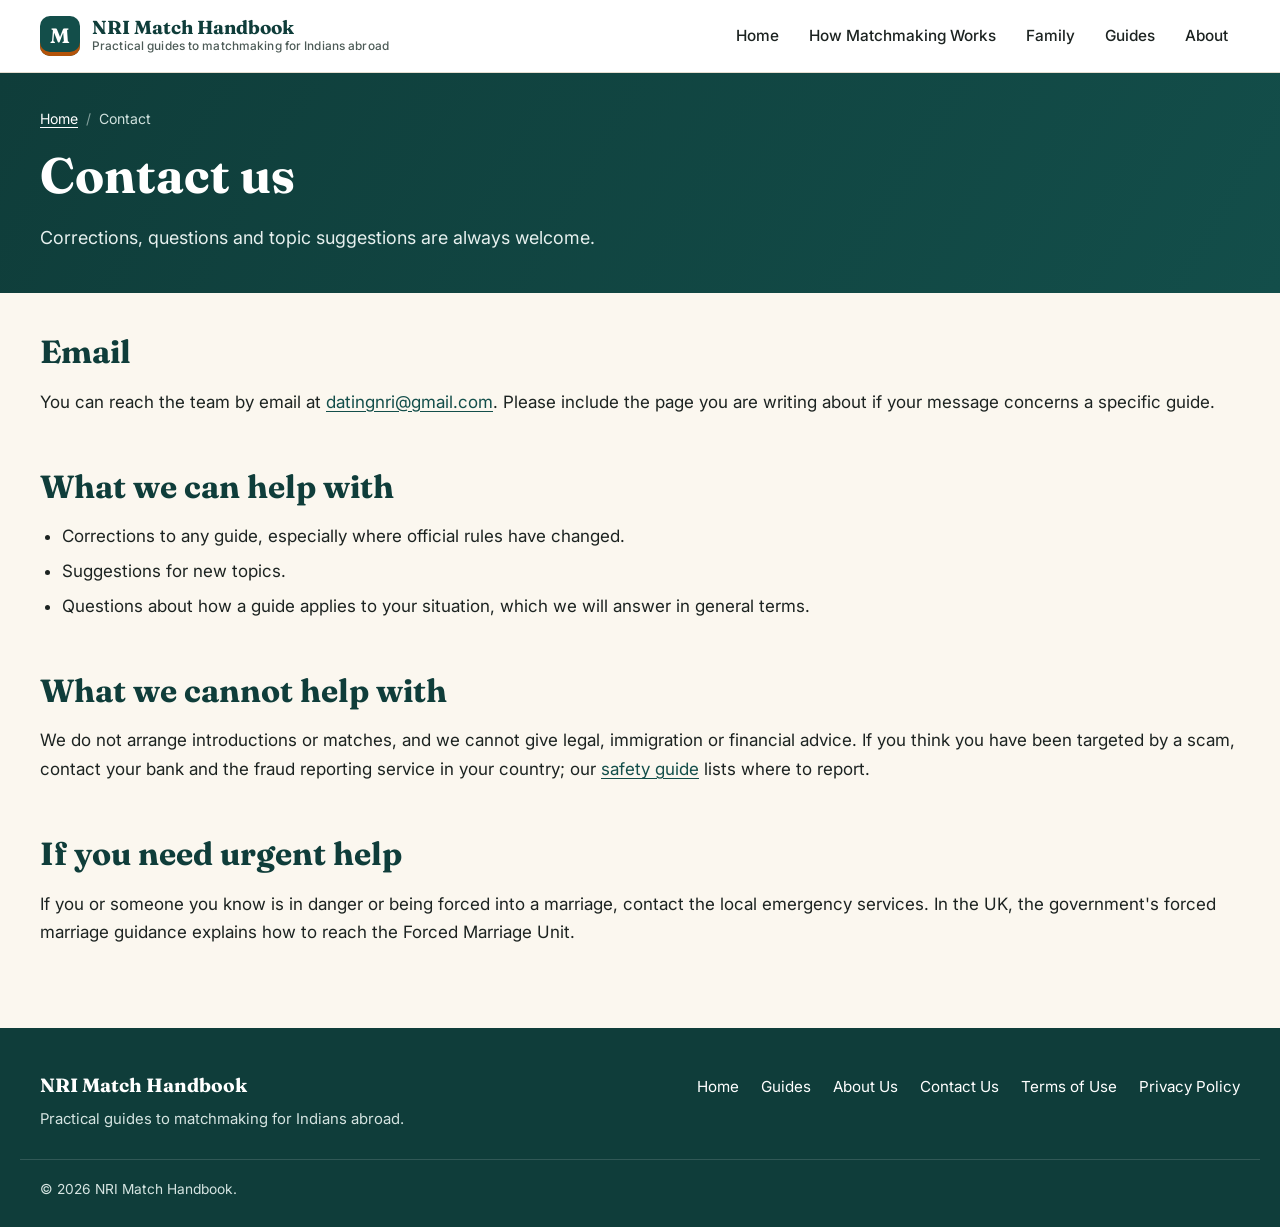
<file: contact/index.html>
<!doctype html><html lang="en-GB"><head><meta charset="utf-8">
<meta name="viewport" content="width=device-width, initial-scale=1">
<title>Contact | NRI Match Handbook</title>
<meta name="description" content="Contact NRI Match Handbook with corrections, questions about our guides or topic suggestions on matchmaking for Indians living abroad.">
<link rel="canonical" href="https://nridating.github.io/contact/">
<meta property="og:title" content="Contact | NRI Match Handbook"><meta property="og:description" content="Contact NRI Match Handbook with corrections, questions about our guides or topic suggestions on matchmaking for Indians living abroad.">
<meta property="og:type" content="website"><meta property="og:url" content="https://nridating.github.io/contact/">
<link rel="icon" href="/assets/favicon.svg" type="image/svg+xml">
<link rel="preconnect" href="https://fonts.googleapis.com"><link rel="preconnect" href="https://fonts.gstatic.com" crossorigin>
<link href="https://fonts.googleapis.com/css2?family=Fraunces:opsz,wght@9..144,600;9..144,700&family=Inter:wght@400;500;600&display=swap" rel="stylesheet">
<link rel="stylesheet" href="/assets/style.css?v=20261118">
<script type="application/ld+json">{"@context": "https://schema.org", "@type": "BreadcrumbList", "itemListElement": [{"@type": "ListItem", "position": 1, "name": "Home", "item": "https://nridating.github.io/"}, {"@type": "ListItem", "position": 2, "name": "Contact", "item": "https://nridating.github.io/contact/"}]}</script>
</head><body>
<header class="site-header"><div class="wrap head-row"><a class="brand" href="/"><span class="brand-mark" aria-hidden="true">M</span><span class="brand-text">NRI Match Handbook<small>Practical guides to matchmaking for Indians abroad</small></span></a><button class="menu-btn" type="button" aria-expanded="false" aria-controls="site-nav">Menu</button><nav id="site-nav" class="site-nav" aria-label="Main"><ul><li><a href="/">Home</a></li><li><a href="/how-nri-matchmaking-works/">How Matchmaking Works</a></li><li><a href="/family-and-matchmaking/">Family</a></li><li><a href="/guides/">Guides</a></li><li><a href="/about/">About</a></li></ul></nav></div></header>
<main>
<section class="page-hero"><div class="wrap"><nav class="crumbs" aria-label="Breadcrumb"><a href="/">Home</a> <span class="sep">/</span> <span aria-current="page">Contact</span></nav><h1>Contact us</h1><p class="lead">Corrections, questions and topic suggestions are always welcome.</p></div></section>
<div class="wrap single"><article class="prose"><h2>Email</h2>
<p>You can reach the team by email at <a href="mailto:datingnri@gmail.com">datingnri@gmail.com</a>. Please include the page you are writing about if your message concerns a specific guide.</p>

<h2>What we can help with</h2>
<ul>
  <li>Corrections to any guide, especially where official rules have changed.</li>
  <li>Suggestions for new topics.</li>
  <li>Questions about how a guide applies to your situation, which we will answer in general terms.</li>
</ul>

<h2>What we cannot help with</h2>
<p>We do not arrange introductions or matches, and we cannot give legal, immigration or financial advice. If you think you have been targeted by a scam, contact your bank and the fraud reporting service in your country; our <a href="/safety-and-verification/">safety guide</a> lists where to report.</p>

<h2>If you need urgent help</h2>
<p>If you or someone you know is in danger or being forced into a marriage, contact the local emergency services. In the UK, the government's forced marriage guidance explains how to reach the Forced Marriage Unit.</p></article></div>
</main>
<footer class="site-footer"><div class="wrap foot-row"><div class="foot-brand"><strong>NRI Match Handbook</strong><p>Practical guides to matchmaking for Indians abroad.</p></div><nav aria-label="Footer"><ul><li><a href="/">Home</a></li><li><a href="/guides/">Guides</a></li><li><a href="/about/">About Us</a></li><li><a href="/contact/">Contact Us</a></li><li><a href="/terms-of-use/">Terms of Use</a></li><li><a href="/privacy-policy/">Privacy Policy</a></li></ul></nav></div><div class="wrap copy">© 2026 NRI Match Handbook.</div></footer>
<script src="/assets/site.js?v=20261118" defer></script>
</body></html>
</file>
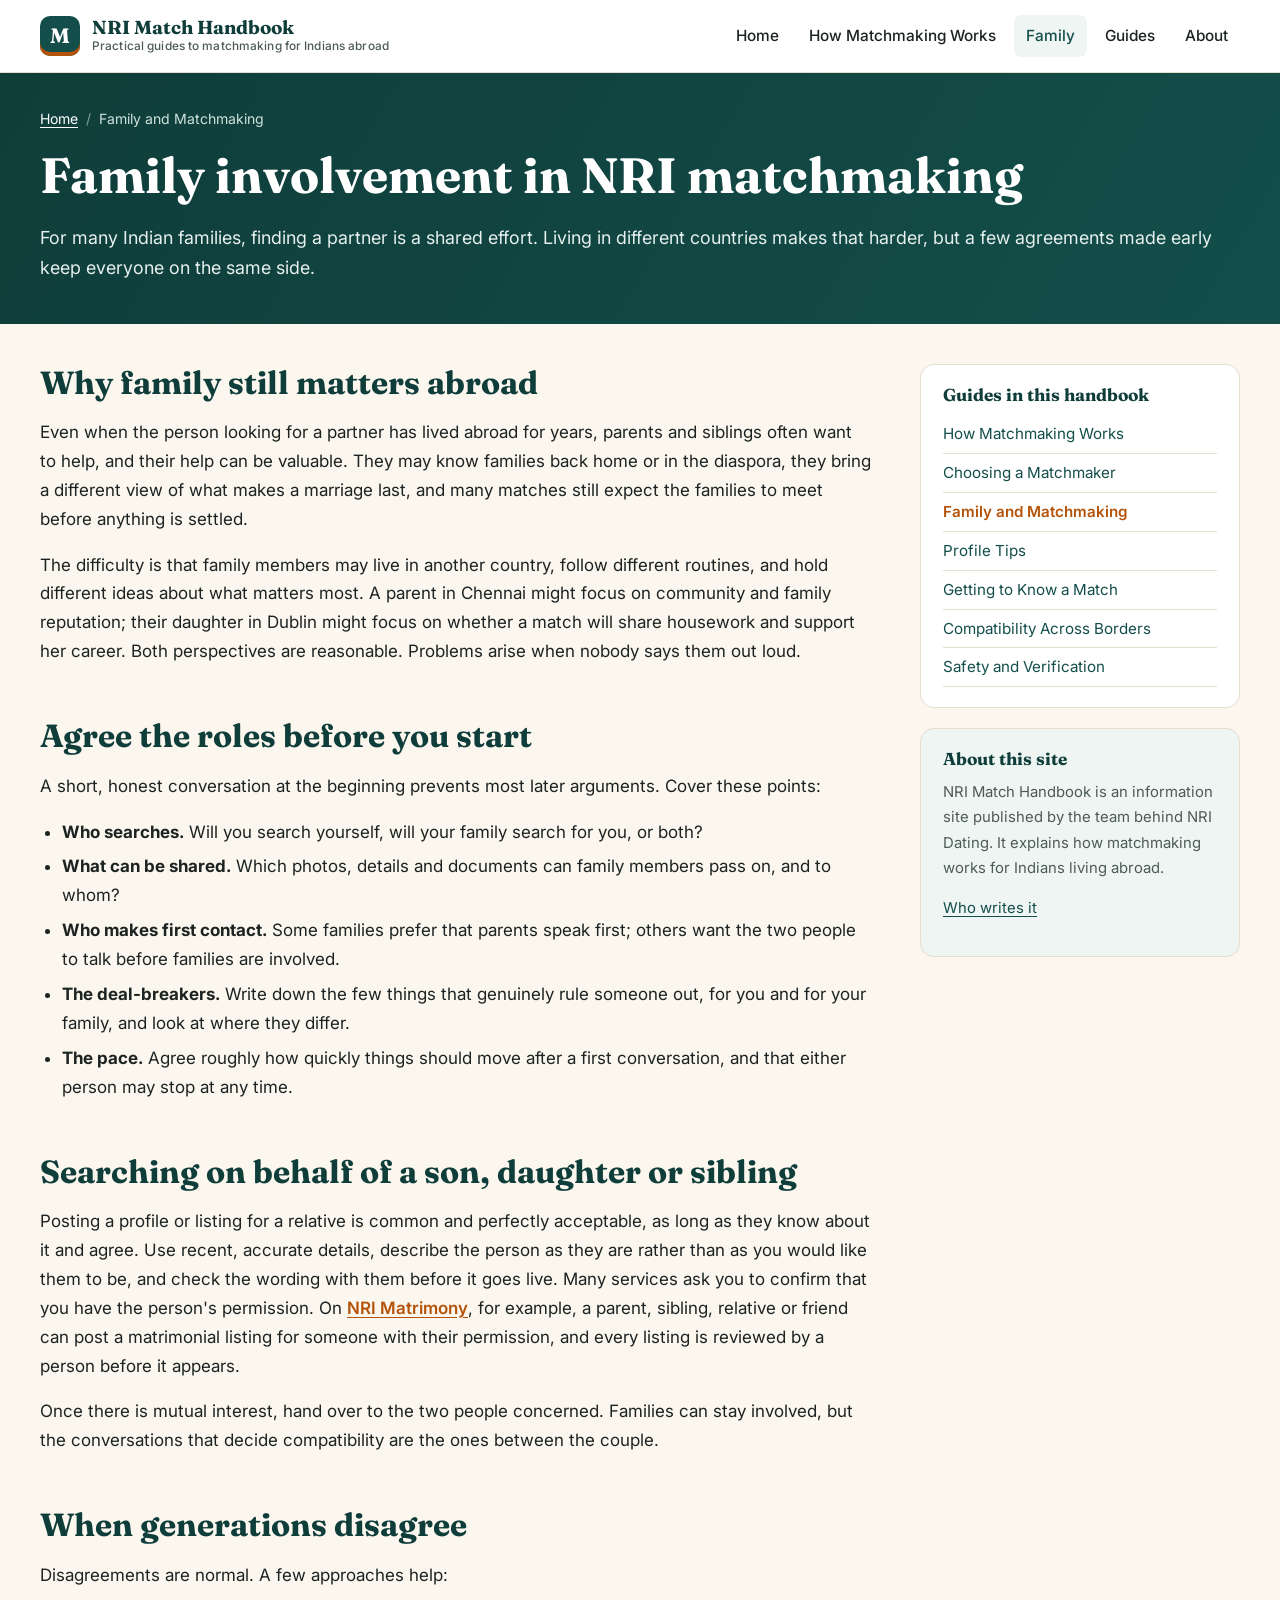
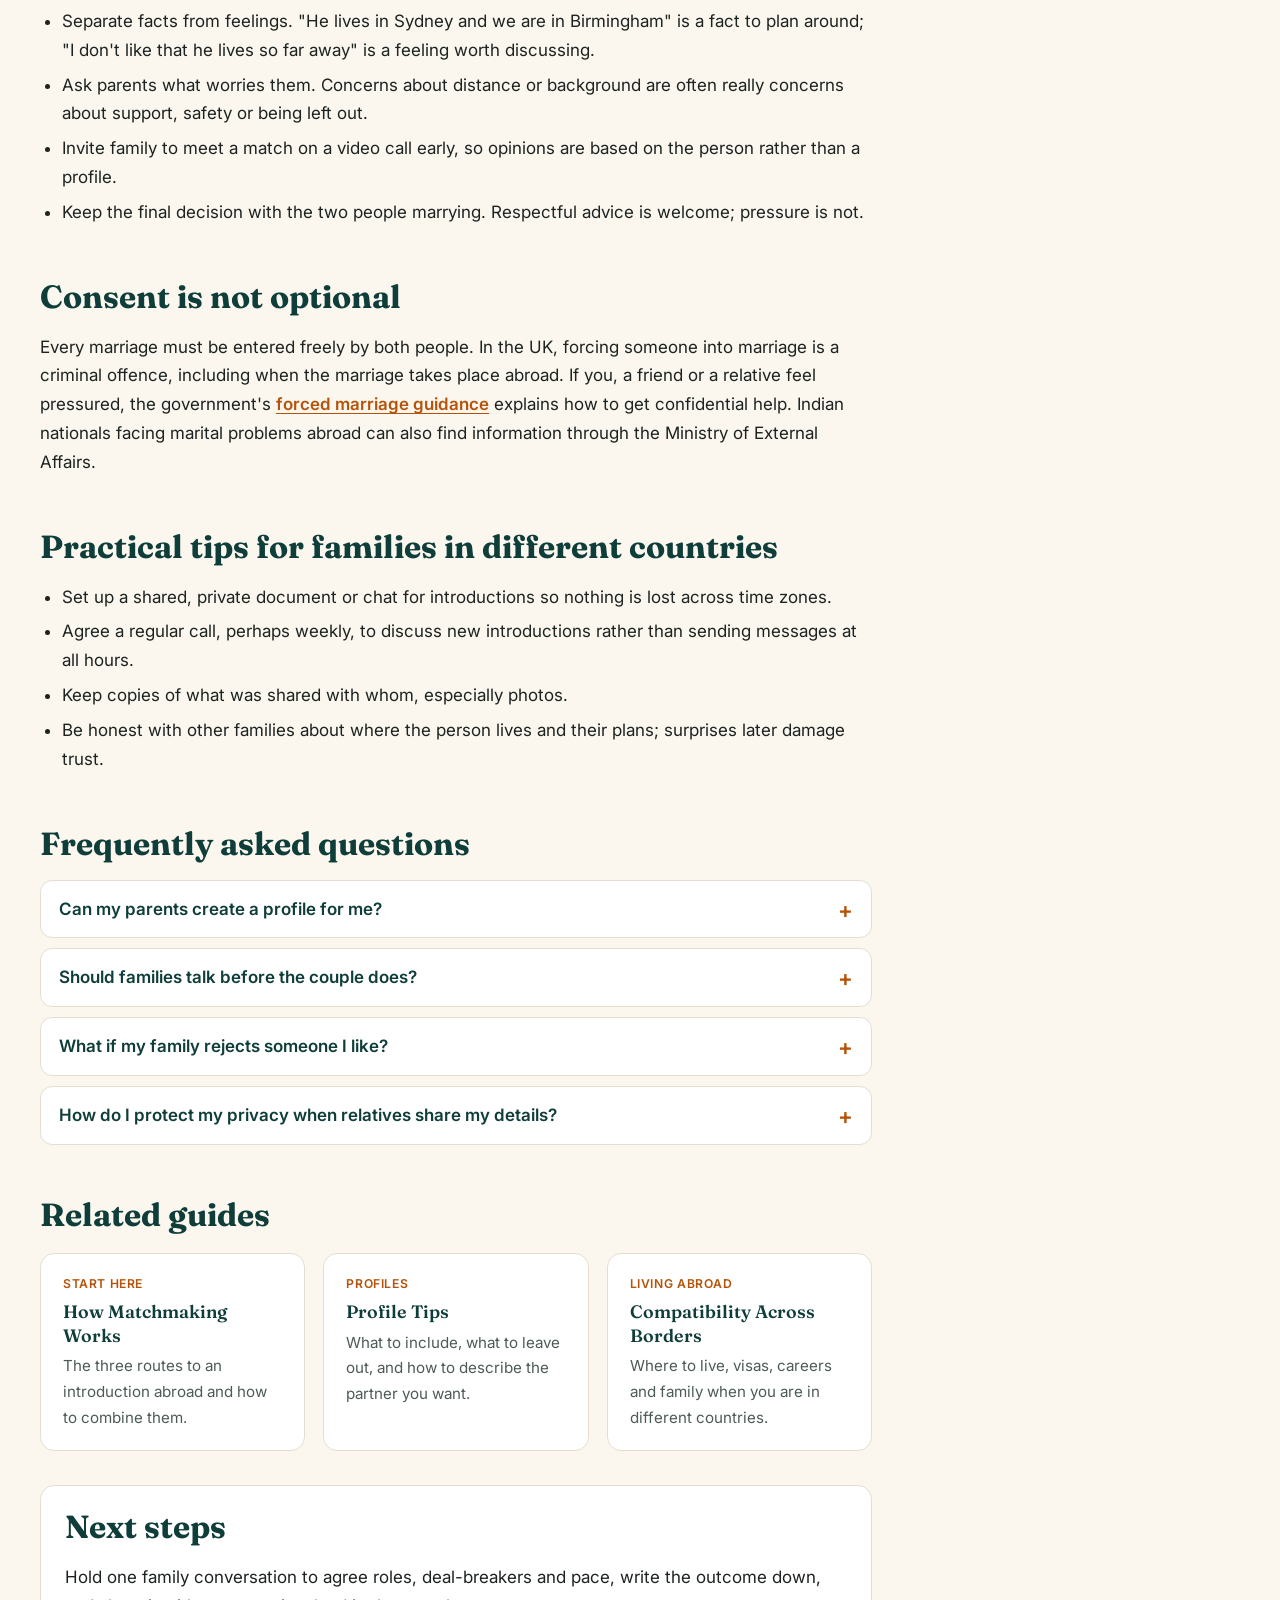
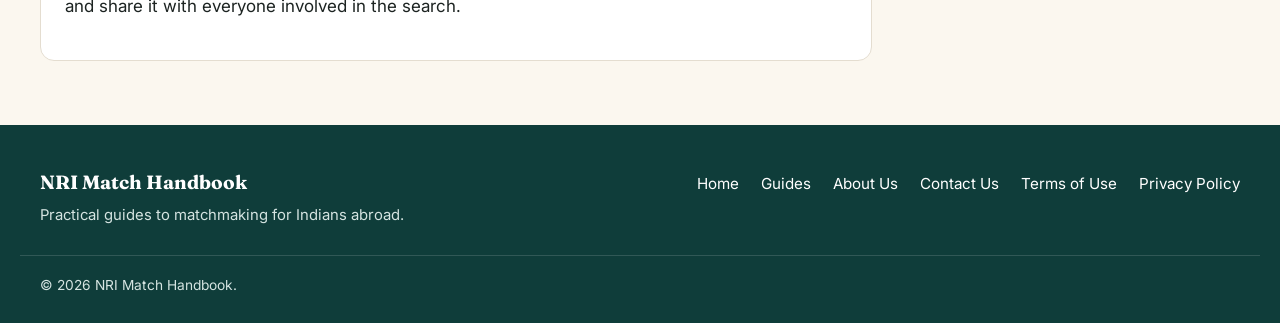
<file: family-and-matchmaking/index.html>
<!doctype html><html lang="en-GB"><head><meta charset="utf-8">
<meta name="viewport" content="width=device-width, initial-scale=1">
<title>Family and NRI Matchmaking: Helping Without Taking Over</title>
<meta name="description" content="How parents and siblings can help with NRI matchmaking: agreeing roles, posting a listing for a relative with consent, and handling disagreements kindly.">
<link rel="canonical" href="https://nridating.github.io/family-and-matchmaking/">
<meta property="og:title" content="Family and NRI Matchmaking: Helping Without Taking Over"><meta property="og:description" content="How parents and siblings can help with NRI matchmaking: agreeing roles, posting a listing for a relative with consent, and handling disagreements kindly.">
<meta property="og:type" content="website"><meta property="og:url" content="https://nridating.github.io/family-and-matchmaking/">
<link rel="icon" href="/assets/favicon.svg" type="image/svg+xml">
<link rel="preconnect" href="https://fonts.googleapis.com"><link rel="preconnect" href="https://fonts.gstatic.com" crossorigin>
<link href="https://fonts.googleapis.com/css2?family=Fraunces:opsz,wght@9..144,600;9..144,700&family=Inter:wght@400;500;600&display=swap" rel="stylesheet">
<link rel="stylesheet" href="/assets/style.css?v=20261118">
<script type="application/ld+json">{"@context": "https://schema.org", "@type": "BreadcrumbList", "itemListElement": [{"@type": "ListItem", "position": 1, "name": "Home", "item": "https://nridating.github.io/"}, {"@type": "ListItem", "position": 2, "name": "Family and Matchmaking", "item": "https://nridating.github.io/family-and-matchmaking/"}]}</script>
</head><body>
<header class="site-header"><div class="wrap head-row"><a class="brand" href="/"><span class="brand-mark" aria-hidden="true">M</span><span class="brand-text">NRI Match Handbook<small>Practical guides to matchmaking for Indians abroad</small></span></a><button class="menu-btn" type="button" aria-expanded="false" aria-controls="site-nav">Menu</button><nav id="site-nav" class="site-nav" aria-label="Main"><ul><li><a href="/">Home</a></li><li><a href="/how-nri-matchmaking-works/">How Matchmaking Works</a></li><li><a href="/family-and-matchmaking/" aria-current="page">Family</a></li><li><a href="/guides/">Guides</a></li><li><a href="/about/">About</a></li></ul></nav></div></header>
<main>
<section class="page-hero"><div class="wrap"><nav class="crumbs" aria-label="Breadcrumb"><a href="/">Home</a> <span class="sep">/</span> <span aria-current="page">Family and Matchmaking</span></nav><h1>Family involvement in NRI matchmaking</h1><p class="lead">For many Indian families, finding a partner is a shared effort. Living in different countries makes that harder, but a few agreements made early keep everyone on the same side.</p></div></section>
<div class="wrap with-side"><article class="prose"><h2>Why family still matters abroad</h2>
<p>Even when the person looking for a partner has lived abroad for years, parents and siblings often want to help, and their help can be valuable. They may know families back home or in the diaspora, they bring a different view of what makes a marriage last, and many matches still expect the families to meet before anything is settled.</p>
<p>The difficulty is that family members may live in another country, follow different routines, and hold different ideas about what matters most. A parent in Chennai might focus on community and family reputation; their daughter in Dublin might focus on whether a match will share housework and support her career. Both perspectives are reasonable. Problems arise when nobody says them out loud.</p>

<h2>Agree the roles before you start</h2>
<p>A short, honest conversation at the beginning prevents most later arguments. Cover these points:</p>
<ul>
  <li><strong>Who searches.</strong> Will you search yourself, will your family search for you, or both?</li>
  <li><strong>What can be shared.</strong> Which photos, details and documents can family members pass on, and to whom?</li>
  <li><strong>Who makes first contact.</strong> Some families prefer that parents speak first; others want the two people to talk before families are involved.</li>
  <li><strong>The deal-breakers.</strong> Write down the few things that genuinely rule someone out, for you and for your family, and look at where they differ.</li>
  <li><strong>The pace.</strong> Agree roughly how quickly things should move after a first conversation, and that either person may stop at any time.</li>
</ul>

<h2>Searching on behalf of a son, daughter or sibling</h2>
<p>Posting a profile or listing for a relative is common and perfectly acceptable, as long as they know about it and agree. Use recent, accurate details, describe the person as they are rather than as you would like them to be, and check the wording with them before it goes live. Many services ask you to confirm that you have the person's permission. On <a class="ext" href="https://nri.dating/nri-matrimony">NRI Matrimony</a>, for example, a parent, sibling, relative or friend can post a matrimonial listing for someone with their permission, and every listing is reviewed by a person before it appears.</p>
<p>Once there is mutual interest, hand over to the two people concerned. Families can stay involved, but the conversations that decide compatibility are the ones between the couple.</p>

<h2>When generations disagree</h2>
<p>Disagreements are normal. A few approaches help:</p>
<ul>
  <li>Separate facts from feelings. "He lives in Sydney and we are in Birmingham" is a fact to plan around; "I don't like that he lives so far away" is a feeling worth discussing.</li>
  <li>Ask parents what worries them. Concerns about distance or background are often really concerns about support, safety or being left out.</li>
  <li>Invite family to meet a match on a video call early, so opinions are based on the person rather than a profile.</li>
  <li>Keep the final decision with the two people marrying. Respectful advice is welcome; pressure is not.</li>
</ul>

<h2>Consent is not optional</h2>
<p>Every marriage must be entered freely by both people. In the UK, forcing someone into marriage is a criminal offence, including when the marriage takes place abroad. If you, a friend or a relative feel pressured, the government's <a class="ext" href="https://www.gov.uk/guidance/forced-marriage">forced marriage guidance</a> explains how to get confidential help. Indian nationals facing marital problems abroad can also find information through the Ministry of External Affairs.</p>

<h2>Practical tips for families in different countries</h2>
<ul>
  <li>Set up a shared, private document or chat for introductions so nothing is lost across time zones.</li>
  <li>Agree a regular call, perhaps weekly, to discuss new introductions rather than sending messages at all hours.</li>
  <li>Keep copies of what was shared with whom, especially photos.</li>
  <li>Be honest with other families about where the person lives and their plans; surprises later damage trust.</li>
</ul>

<h2>Frequently asked questions</h2>
<div class="faq">
<details><summary>Can my parents create a profile for me?</summary><p>Yes, with your agreement. Check the details together and decide who will reply to messages.</p></details>
<details><summary>Should families talk before the couple does?</summary><p>It depends on the families. Many NRIs now prefer the couple to talk first and involve families once there is real interest, but either order can work if everyone agrees.</p></details>
<details><summary>What if my family rejects someone I like?</summary><p>Listen to their reasons and share yours. Meeting the person on a video call often helps. In the end, the choice belongs to the two people who will marry.</p></details>
<details><summary>How do I protect my privacy when relatives share my details?</summary><p>Agree in advance what can be shared, avoid sending documents or addresses early, and use services that keep contact details private until both sides are interested.</p></details>
</div>

<section class="related"><h2>Related guides</h2><div class="cards">
<a class="card" href="/how-nri-matchmaking-works/"><span class="card-kicker">Start here</span><strong>How Matchmaking Works</strong><span>The three routes to an introduction abroad and how to combine them.</span></a>
<a class="card" href="/matrimonial-profile-tips/"><span class="card-kicker">Profiles</span><strong>Profile Tips</strong><span>What to include, what to leave out, and how to describe the partner you want.</span></a>
<a class="card" href="/compatibility-across-borders/"><span class="card-kicker">Living abroad</span><strong>Compatibility Across Borders</strong><span>Where to live, visas, careers and family when you are in different countries.</span></a>
</div></section>

<div class="next-steps">
  <h2>Next steps</h2>
  <p>Hold one family conversation to agree roles, deal-breakers and pace, write the outcome down, and share it with everyone involved in the search.</p>
</div></article><aside class="sidebar"><div class="side-box"><h2>Guides in this handbook</h2><ul><li><a href="/how-nri-matchmaking-works/">How Matchmaking Works</a></li><li><a href="/choosing-a-matchmaker/">Choosing a Matchmaker</a></li><li><a href="/family-and-matchmaking/" aria-current="page">Family and Matchmaking</a></li><li><a href="/matrimonial-profile-tips/">Profile Tips</a></li><li><a href="/getting-to-know-a-match/">Getting to Know a Match</a></li><li><a href="/compatibility-across-borders/">Compatibility Across Borders</a></li><li><a href="/safety-and-verification/">Safety and Verification</a></li></ul></div><div class="side-box about-box"><h2>About this site</h2><p>NRI Match Handbook is an information site published by the team behind NRI Dating. It explains how matchmaking works for Indians living abroad.</p><p><a href="/about/">Who writes it</a></p></div></aside></div>
</main>
<footer class="site-footer"><div class="wrap foot-row"><div class="foot-brand"><strong>NRI Match Handbook</strong><p>Practical guides to matchmaking for Indians abroad.</p></div><nav aria-label="Footer"><ul><li><a href="/">Home</a></li><li><a href="/guides/">Guides</a></li><li><a href="/about/">About Us</a></li><li><a href="/contact/">Contact Us</a></li><li><a href="/terms-of-use/">Terms of Use</a></li><li><a href="/privacy-policy/">Privacy Policy</a></li></ul></nav></div><div class="wrap copy">© 2026 NRI Match Handbook.</div></footer>
<script src="/assets/site.js?v=20261118" defer></script>
</body></html>
</file>
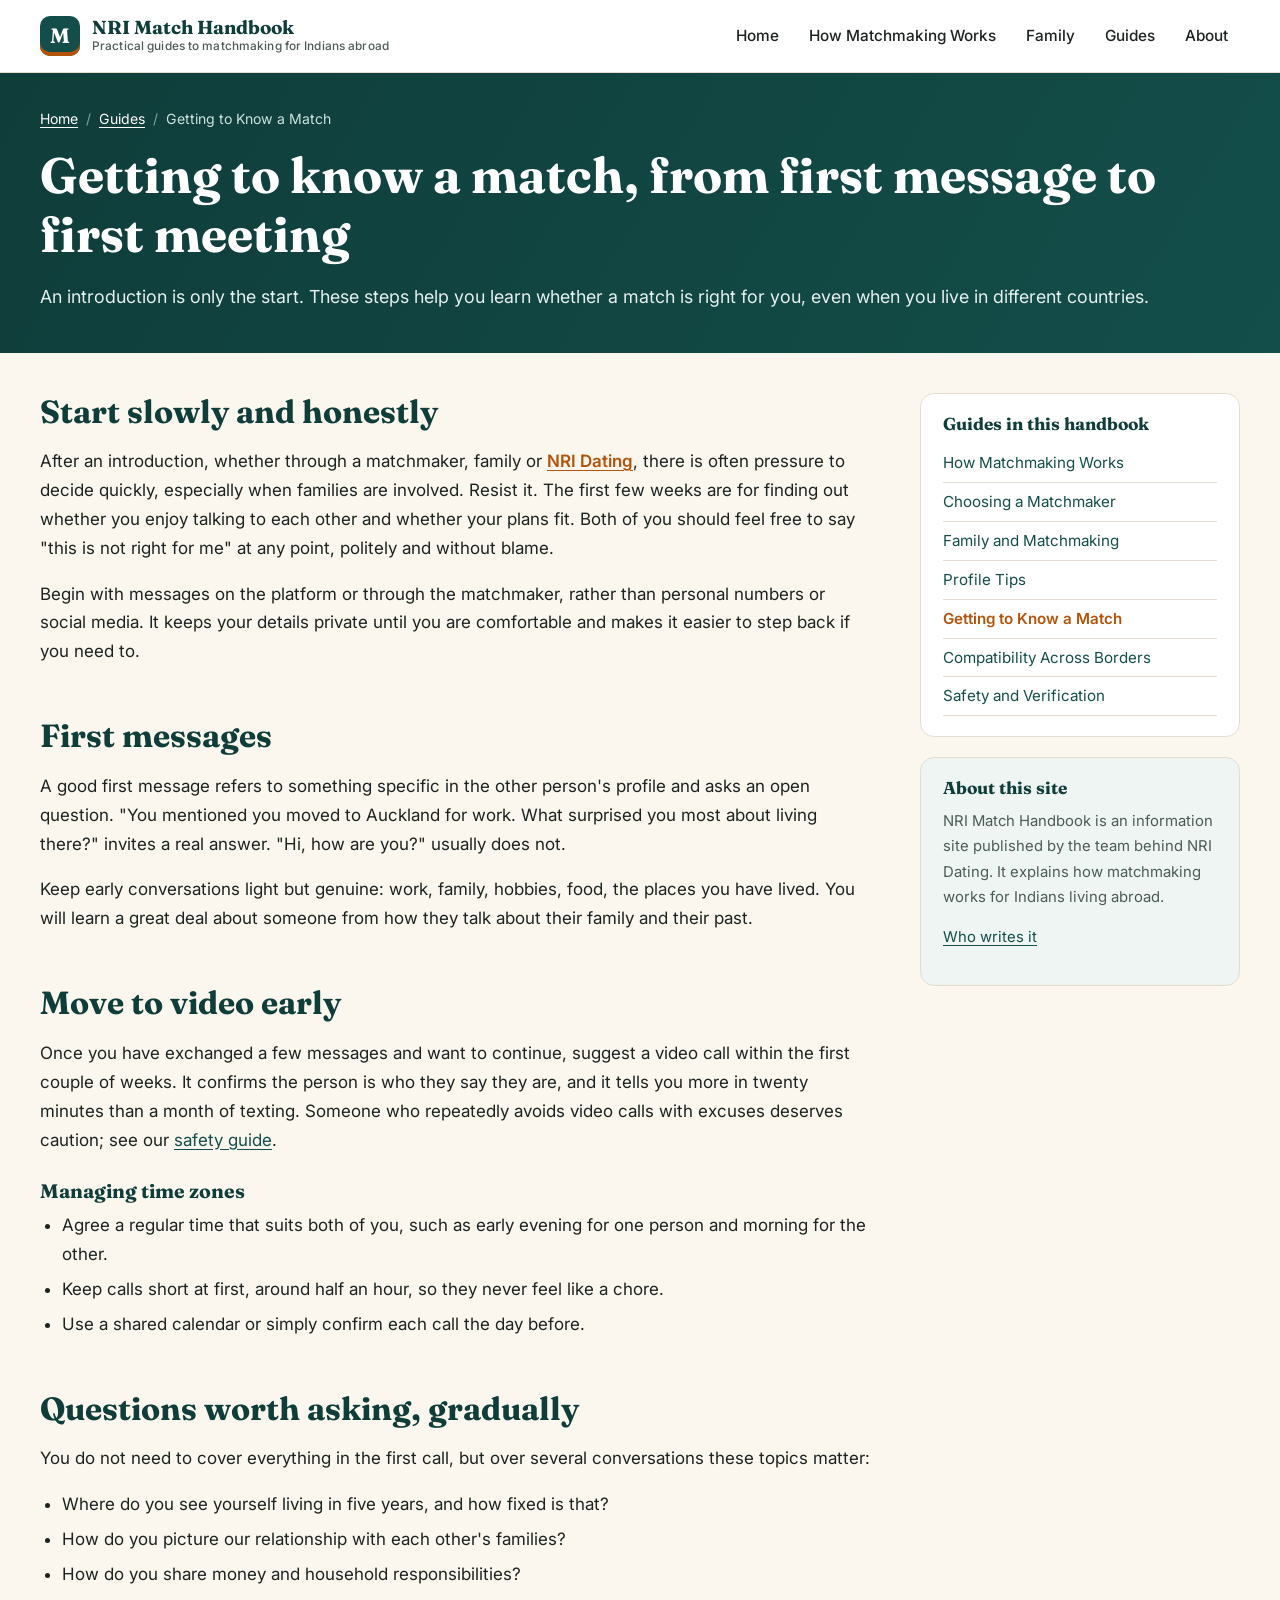
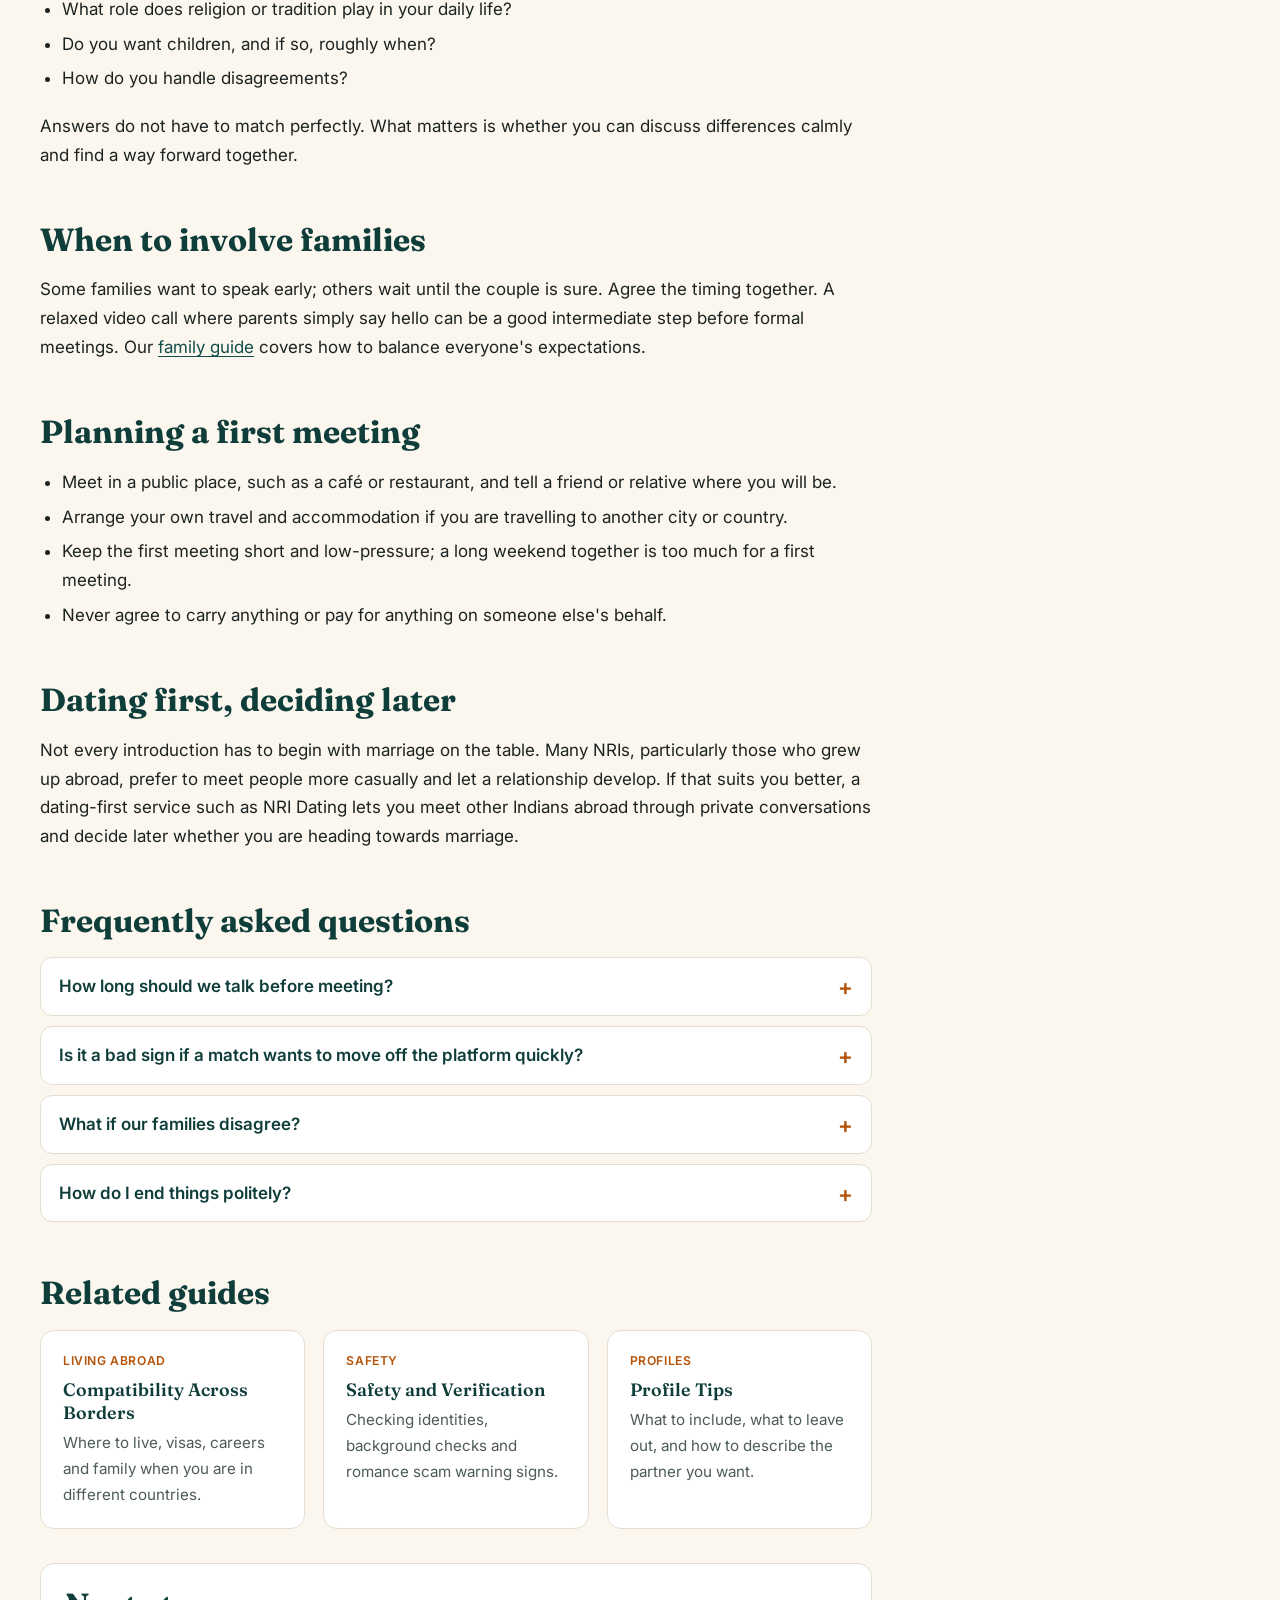
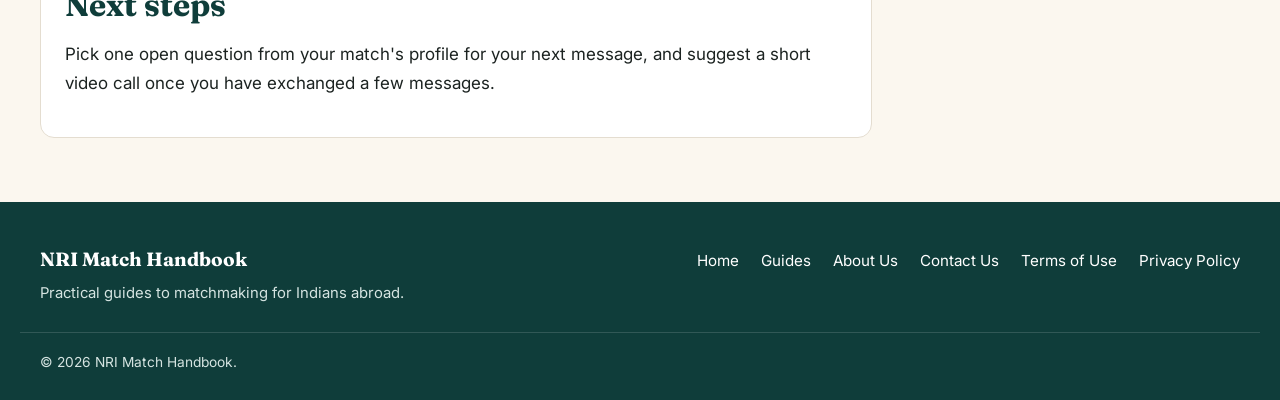
<file: getting-to-know-a-match/index.html>
<!doctype html><html lang="en-GB"><head><meta charset="utf-8">
<meta name="viewport" content="width=device-width, initial-scale=1">
<title>Getting to Know an NRI Match: From Chat to Meeting</title>
<meta name="description" content="How to get to know a match as an NRI: first messages, video calls across time zones, questions worth asking, involving family and planning a first meeting.">
<link rel="canonical" href="https://nridating.github.io/getting-to-know-a-match/">
<meta property="og:title" content="Getting to Know an NRI Match: From Chat to Meeting"><meta property="og:description" content="How to get to know a match as an NRI: first messages, video calls across time zones, questions worth asking, involving family and planning a first meeting.">
<meta property="og:type" content="website"><meta property="og:url" content="https://nridating.github.io/getting-to-know-a-match/">
<link rel="icon" href="/assets/favicon.svg" type="image/svg+xml">
<link rel="preconnect" href="https://fonts.googleapis.com"><link rel="preconnect" href="https://fonts.gstatic.com" crossorigin>
<link href="https://fonts.googleapis.com/css2?family=Fraunces:opsz,wght@9..144,600;9..144,700&family=Inter:wght@400;500;600&display=swap" rel="stylesheet">
<link rel="stylesheet" href="/assets/style.css?v=20261118">
<script type="application/ld+json">{"@context": "https://schema.org", "@type": "BreadcrumbList", "itemListElement": [{"@type": "ListItem", "position": 1, "name": "Home", "item": "https://nridating.github.io/"}, {"@type": "ListItem", "position": 2, "name": "Guides", "item": "https://nridating.github.io/guides/"}, {"@type": "ListItem", "position": 3, "name": "Getting to Know a Match", "item": "https://nridating.github.io/getting-to-know-a-match/"}]}</script>
</head><body>
<header class="site-header"><div class="wrap head-row"><a class="brand" href="/"><span class="brand-mark" aria-hidden="true">M</span><span class="brand-text">NRI Match Handbook<small>Practical guides to matchmaking for Indians abroad</small></span></a><button class="menu-btn" type="button" aria-expanded="false" aria-controls="site-nav">Menu</button><nav id="site-nav" class="site-nav" aria-label="Main"><ul><li><a href="/">Home</a></li><li><a href="/how-nri-matchmaking-works/">How Matchmaking Works</a></li><li><a href="/family-and-matchmaking/">Family</a></li><li><a href="/guides/">Guides</a></li><li><a href="/about/">About</a></li></ul></nav></div></header>
<main>
<section class="page-hero"><div class="wrap"><nav class="crumbs" aria-label="Breadcrumb"><a href="/">Home</a> <span class="sep">/</span> <a href="/guides/">Guides</a> <span class="sep">/</span> <span aria-current="page">Getting to Know a Match</span></nav><h1>Getting to know a match, from first message to first meeting</h1><p class="lead">An introduction is only the start. These steps help you learn whether a match is right for you, even when you live in different countries.</p></div></section>
<div class="wrap with-side"><article class="prose"><h2>Start slowly and honestly</h2>
<p>After an introduction, whether through a matchmaker, family or <a class="ext" href="https://nri.dating/">NRI Dating</a>, there is often pressure to decide quickly, especially when families are involved. Resist it. The first few weeks are for finding out whether you enjoy talking to each other and whether your plans fit. Both of you should feel free to say "this is not right for me" at any point, politely and without blame.</p>
<p>Begin with messages on the platform or through the matchmaker, rather than personal numbers or social media. It keeps your details private until you are comfortable and makes it easier to step back if you need to.</p>

<h2>First messages</h2>
<p>A good first message refers to something specific in the other person's profile and asks an open question. "You mentioned you moved to Auckland for work. What surprised you most about living there?" invites a real answer. "Hi, how are you?" usually does not.</p>
<p>Keep early conversations light but genuine: work, family, hobbies, food, the places you have lived. You will learn a great deal about someone from how they talk about their family and their past.</p>

<h2>Move to video early</h2>
<p>Once you have exchanged a few messages and want to continue, suggest a video call within the first couple of weeks. It confirms the person is who they say they are, and it tells you more in twenty minutes than a month of texting. Someone who repeatedly avoids video calls with excuses deserves caution; see our <a href="/safety-and-verification/">safety guide</a>.</p>

<h3>Managing time zones</h3>
<ul>
  <li>Agree a regular time that suits both of you, such as early evening for one person and morning for the other.</li>
  <li>Keep calls short at first, around half an hour, so they never feel like a chore.</li>
  <li>Use a shared calendar or simply confirm each call the day before.</li>
</ul>

<h2>Questions worth asking, gradually</h2>
<p>You do not need to cover everything in the first call, but over several conversations these topics matter:</p>
<ul>
  <li>Where do you see yourself living in five years, and how fixed is that?</li>
  <li>How do you picture our relationship with each other's families?</li>
  <li>How do you share money and household responsibilities?</li>
  <li>What role does religion or tradition play in your daily life?</li>
  <li>Do you want children, and if so, roughly when?</li>
  <li>How do you handle disagreements?</li>
</ul>
<p>Answers do not have to match perfectly. What matters is whether you can discuss differences calmly and find a way forward together.</p>

<h2>When to involve families</h2>
<p>Some families want to speak early; others wait until the couple is sure. Agree the timing together. A relaxed video call where parents simply say hello can be a good intermediate step before formal meetings. Our <a href="/family-and-matchmaking/">family guide</a> covers how to balance everyone's expectations.</p>

<h2>Planning a first meeting</h2>
<ul>
  <li>Meet in a public place, such as a café or restaurant, and tell a friend or relative where you will be.</li>
  <li>Arrange your own travel and accommodation if you are travelling to another city or country.</li>
  <li>Keep the first meeting short and low-pressure; a long weekend together is too much for a first meeting.</li>
  <li>Never agree to carry anything or pay for anything on someone else's behalf.</li>
</ul>

<h2>Dating first, deciding later</h2>
<p>Not every introduction has to begin with marriage on the table. Many NRIs, particularly those who grew up abroad, prefer to meet people more casually and let a relationship develop. If that suits you better, a dating-first service such as NRI Dating lets you meet other Indians abroad through private conversations and decide later whether you are heading towards marriage.</p>

<h2>Frequently asked questions</h2>
<div class="faq">
<details><summary>How long should we talk before meeting?</summary><p>There is no rule. Many couples meet within one to three months of regular conversation, once they have spoken on video several times and feel comfortable.</p></details>
<details><summary>Is it a bad sign if a match wants to move off the platform quickly?</summary><p>Not always, but be careful. Scammers often push for private chat apps early. Stay on the platform until you have video-called and trust the person.</p></details>
<details><summary>What if our families disagree?</summary><p>Listen to their concerns and discuss them openly with your match. Meeting each other's families on video often helps.</p></details>
<details><summary>How do I end things politely?</summary><p>Be brief, kind and clear: thank them for their time and say you do not feel it is the right match. You do not need to give detailed reasons.</p></details>
</div>

<section class="related"><h2>Related guides</h2><div class="cards">
<a class="card" href="/compatibility-across-borders/"><span class="card-kicker">Living abroad</span><strong>Compatibility Across Borders</strong><span>Where to live, visas, careers and family when you are in different countries.</span></a>
<a class="card" href="/safety-and-verification/"><span class="card-kicker">Safety</span><strong>Safety and Verification</strong><span>Checking identities, background checks and romance scam warning signs.</span></a>
<a class="card" href="/matrimonial-profile-tips/"><span class="card-kicker">Profiles</span><strong>Profile Tips</strong><span>What to include, what to leave out, and how to describe the partner you want.</span></a>
</div></section>

<div class="next-steps">
  <h2>Next steps</h2>
  <p>Pick one open question from your match's profile for your next message, and suggest a short video call once you have exchanged a few messages.</p>
</div></article><aside class="sidebar"><div class="side-box"><h2>Guides in this handbook</h2><ul><li><a href="/how-nri-matchmaking-works/">How Matchmaking Works</a></li><li><a href="/choosing-a-matchmaker/">Choosing a Matchmaker</a></li><li><a href="/family-and-matchmaking/">Family and Matchmaking</a></li><li><a href="/matrimonial-profile-tips/">Profile Tips</a></li><li><a href="/getting-to-know-a-match/" aria-current="page">Getting to Know a Match</a></li><li><a href="/compatibility-across-borders/">Compatibility Across Borders</a></li><li><a href="/safety-and-verification/">Safety and Verification</a></li></ul></div><div class="side-box about-box"><h2>About this site</h2><p>NRI Match Handbook is an information site published by the team behind NRI Dating. It explains how matchmaking works for Indians living abroad.</p><p><a href="/about/">Who writes it</a></p></div></aside></div>
</main>
<footer class="site-footer"><div class="wrap foot-row"><div class="foot-brand"><strong>NRI Match Handbook</strong><p>Practical guides to matchmaking for Indians abroad.</p></div><nav aria-label="Footer"><ul><li><a href="/">Home</a></li><li><a href="/guides/">Guides</a></li><li><a href="/about/">About Us</a></li><li><a href="/contact/">Contact Us</a></li><li><a href="/terms-of-use/">Terms of Use</a></li><li><a href="/privacy-policy/">Privacy Policy</a></li></ul></nav></div><div class="wrap copy">© 2026 NRI Match Handbook.</div></footer>
<script src="/assets/site.js?v=20261118" defer></script>
</body></html>
</file>
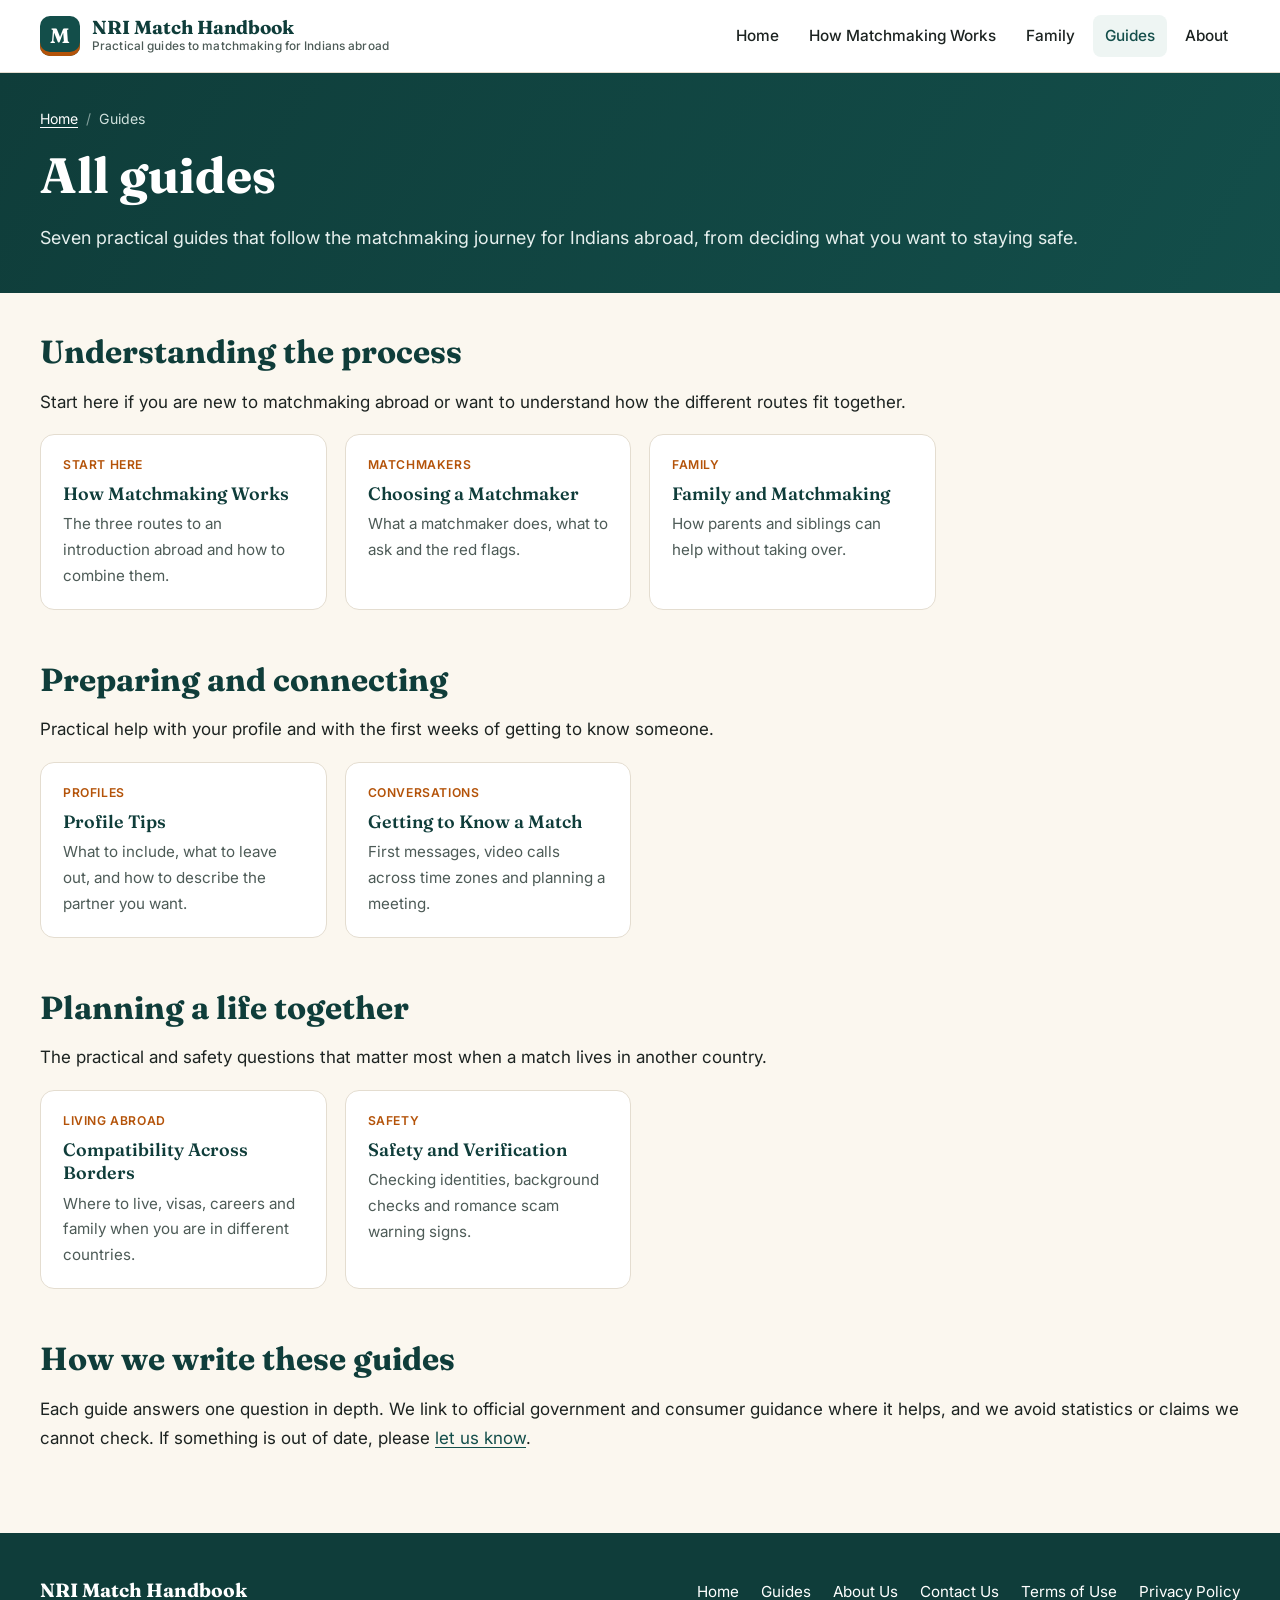
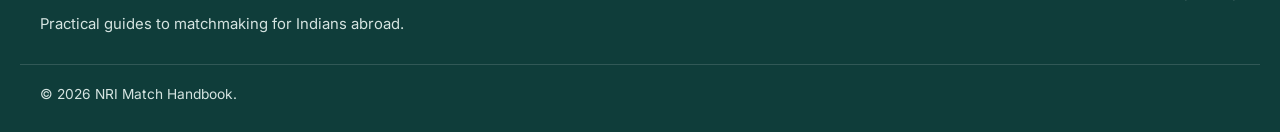
<file: guides/index.html>
<!doctype html><html lang="en-GB"><head><meta charset="utf-8">
<meta name="viewport" content="width=device-width, initial-scale=1">
<title>All Guides | NRI Match Handbook</title>
<meta name="description" content="Every guide in the NRI Match Handbook: how matchmaking works abroad, matchmakers, family, profiles, first meetings, compatibility and safety.">
<link rel="canonical" href="https://nridating.github.io/guides/">
<meta property="og:title" content="All Guides | NRI Match Handbook"><meta property="og:description" content="Every guide in the NRI Match Handbook: how matchmaking works abroad, matchmakers, family, profiles, first meetings, compatibility and safety.">
<meta property="og:type" content="website"><meta property="og:url" content="https://nridating.github.io/guides/">
<link rel="icon" href="/assets/favicon.svg" type="image/svg+xml">
<link rel="preconnect" href="https://fonts.googleapis.com"><link rel="preconnect" href="https://fonts.gstatic.com" crossorigin>
<link href="https://fonts.googleapis.com/css2?family=Fraunces:opsz,wght@9..144,600;9..144,700&family=Inter:wght@400;500;600&display=swap" rel="stylesheet">
<link rel="stylesheet" href="/assets/style.css?v=20261118">
<script type="application/ld+json">{"@context": "https://schema.org", "@type": "BreadcrumbList", "itemListElement": [{"@type": "ListItem", "position": 1, "name": "Home", "item": "https://nridating.github.io/"}, {"@type": "ListItem", "position": 2, "name": "Guides", "item": "https://nridating.github.io/guides/"}]}</script>
</head><body>
<header class="site-header"><div class="wrap head-row"><a class="brand" href="/"><span class="brand-mark" aria-hidden="true">M</span><span class="brand-text">NRI Match Handbook<small>Practical guides to matchmaking for Indians abroad</small></span></a><button class="menu-btn" type="button" aria-expanded="false" aria-controls="site-nav">Menu</button><nav id="site-nav" class="site-nav" aria-label="Main"><ul><li><a href="/">Home</a></li><li><a href="/how-nri-matchmaking-works/">How Matchmaking Works</a></li><li><a href="/family-and-matchmaking/">Family</a></li><li><a href="/guides/" aria-current="page">Guides</a></li><li><a href="/about/">About</a></li></ul></nav></div></header>
<main>
<section class="page-hero"><div class="wrap"><nav class="crumbs" aria-label="Breadcrumb"><a href="/">Home</a> <span class="sep">/</span> <span aria-current="page">Guides</span></nav><h1>All guides</h1><p class="lead">Seven practical guides that follow the matchmaking journey for Indians abroad, from deciding what you want to staying safe.</p></div></section>
<div class="wrap single"><article class="prose"><h2>Understanding the process</h2>
<p>Start here if you are new to matchmaking abroad or want to understand how the different routes fit together.</p>
<div class="cards">
<a class="card" href="/how-nri-matchmaking-works/"><span class="card-kicker">Start here</span><strong>How Matchmaking Works</strong><span>The three routes to an introduction abroad and how to combine them.</span></a>
<a class="card" href="/choosing-a-matchmaker/"><span class="card-kicker">Matchmakers</span><strong>Choosing a Matchmaker</strong><span>What a matchmaker does, what to ask and the red flags.</span></a>
<a class="card" href="/family-and-matchmaking/"><span class="card-kicker">Family</span><strong>Family and Matchmaking</strong><span>How parents and siblings can help without taking over.</span></a>
</div>

<h2>Preparing and connecting</h2>
<p>Practical help with your profile and with the first weeks of getting to know someone.</p>
<div class="cards">
<a class="card" href="/matrimonial-profile-tips/"><span class="card-kicker">Profiles</span><strong>Profile Tips</strong><span>What to include, what to leave out, and how to describe the partner you want.</span></a>
<a class="card" href="/getting-to-know-a-match/"><span class="card-kicker">Conversations</span><strong>Getting to Know a Match</strong><span>First messages, video calls across time zones and planning a meeting.</span></a>
</div>

<h2>Planning a life together</h2>
<p>The practical and safety questions that matter most when a match lives in another country.</p>
<div class="cards">
<a class="card" href="/compatibility-across-borders/"><span class="card-kicker">Living abroad</span><strong>Compatibility Across Borders</strong><span>Where to live, visas, careers and family when you are in different countries.</span></a>
<a class="card" href="/safety-and-verification/"><span class="card-kicker">Safety</span><strong>Safety and Verification</strong><span>Checking identities, background checks and romance scam warning signs.</span></a>
</div>

<h2>How we write these guides</h2>
<p>Each guide answers one question in depth. We link to official government and consumer guidance where it helps, and we avoid statistics or claims we cannot check. If something is out of date, please <a href="/contact/">let us know</a>.</p></article></div>
</main>
<footer class="site-footer"><div class="wrap foot-row"><div class="foot-brand"><strong>NRI Match Handbook</strong><p>Practical guides to matchmaking for Indians abroad.</p></div><nav aria-label="Footer"><ul><li><a href="/">Home</a></li><li><a href="/guides/">Guides</a></li><li><a href="/about/">About Us</a></li><li><a href="/contact/">Contact Us</a></li><li><a href="/terms-of-use/">Terms of Use</a></li><li><a href="/privacy-policy/">Privacy Policy</a></li></ul></nav></div><div class="wrap copy">© 2026 NRI Match Handbook.</div></footer>
<script src="/assets/site.js?v=20261118" defer></script>
</body></html>
</file>
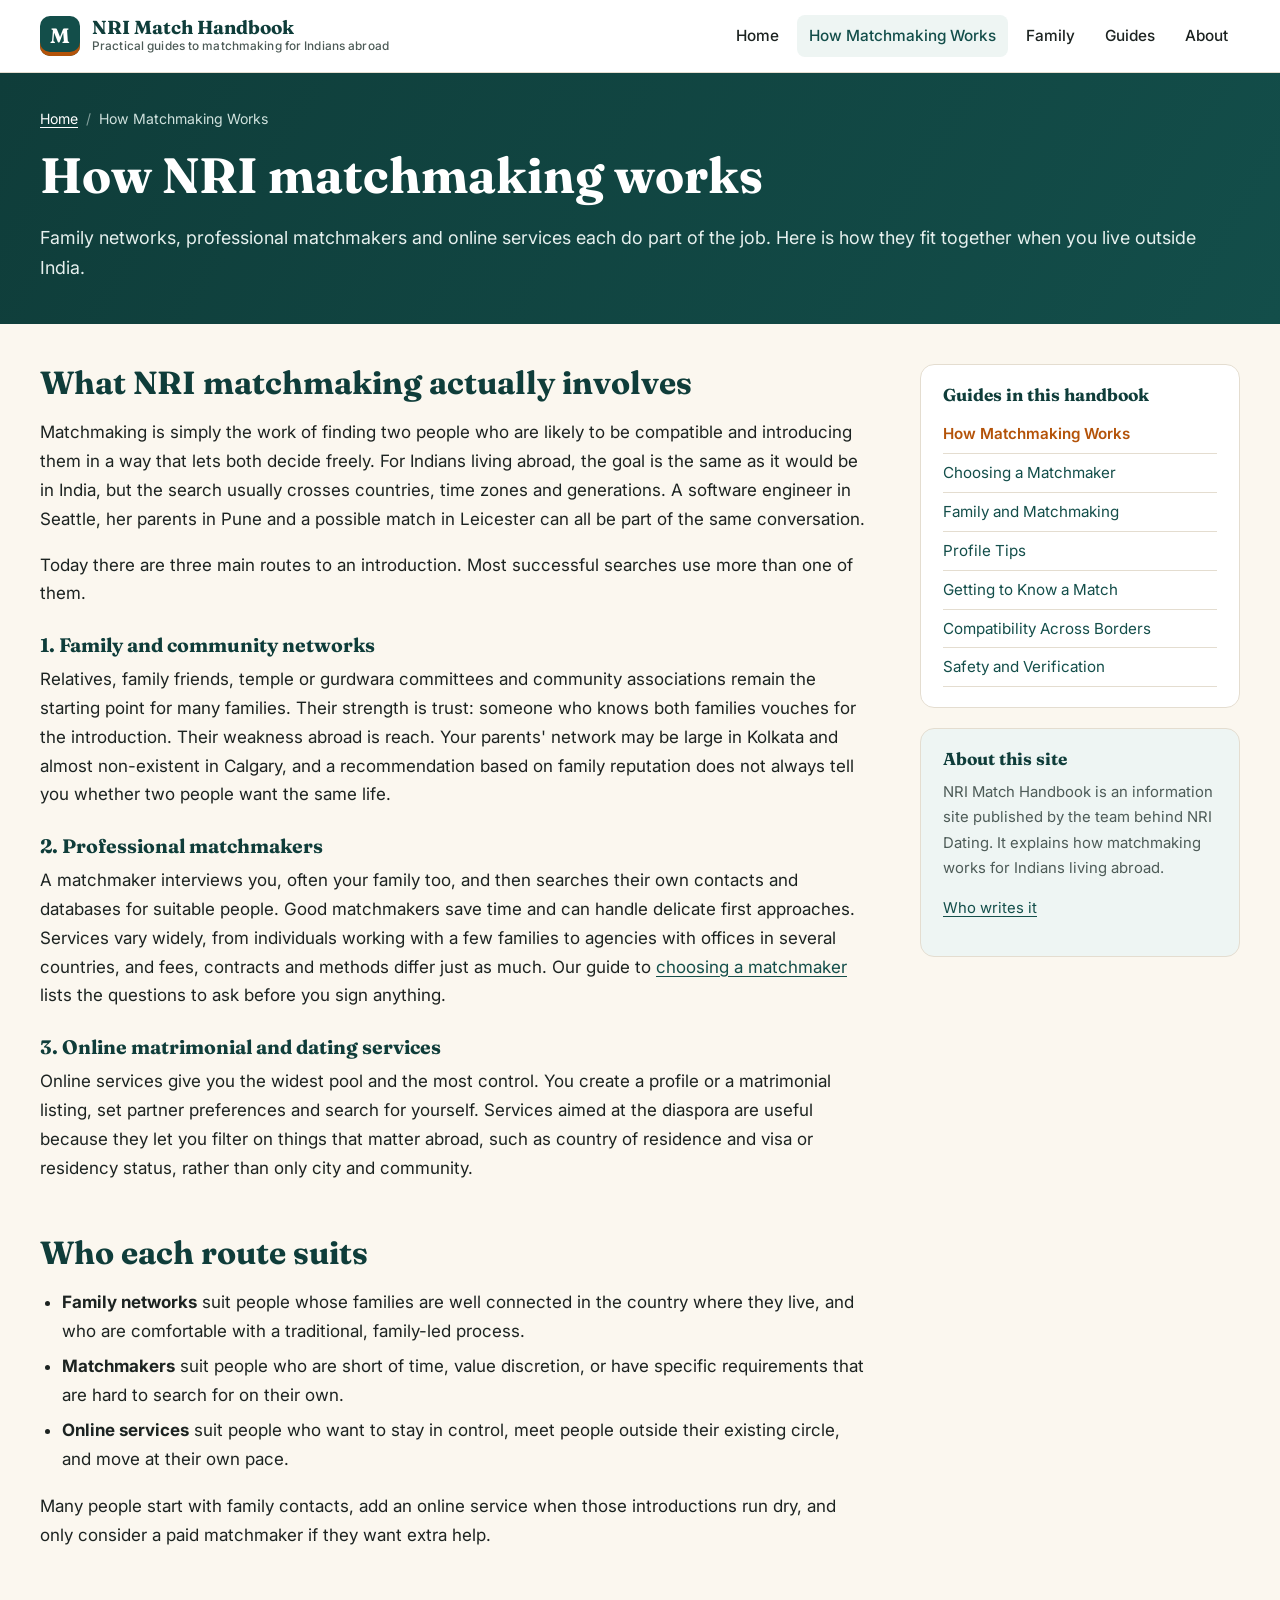
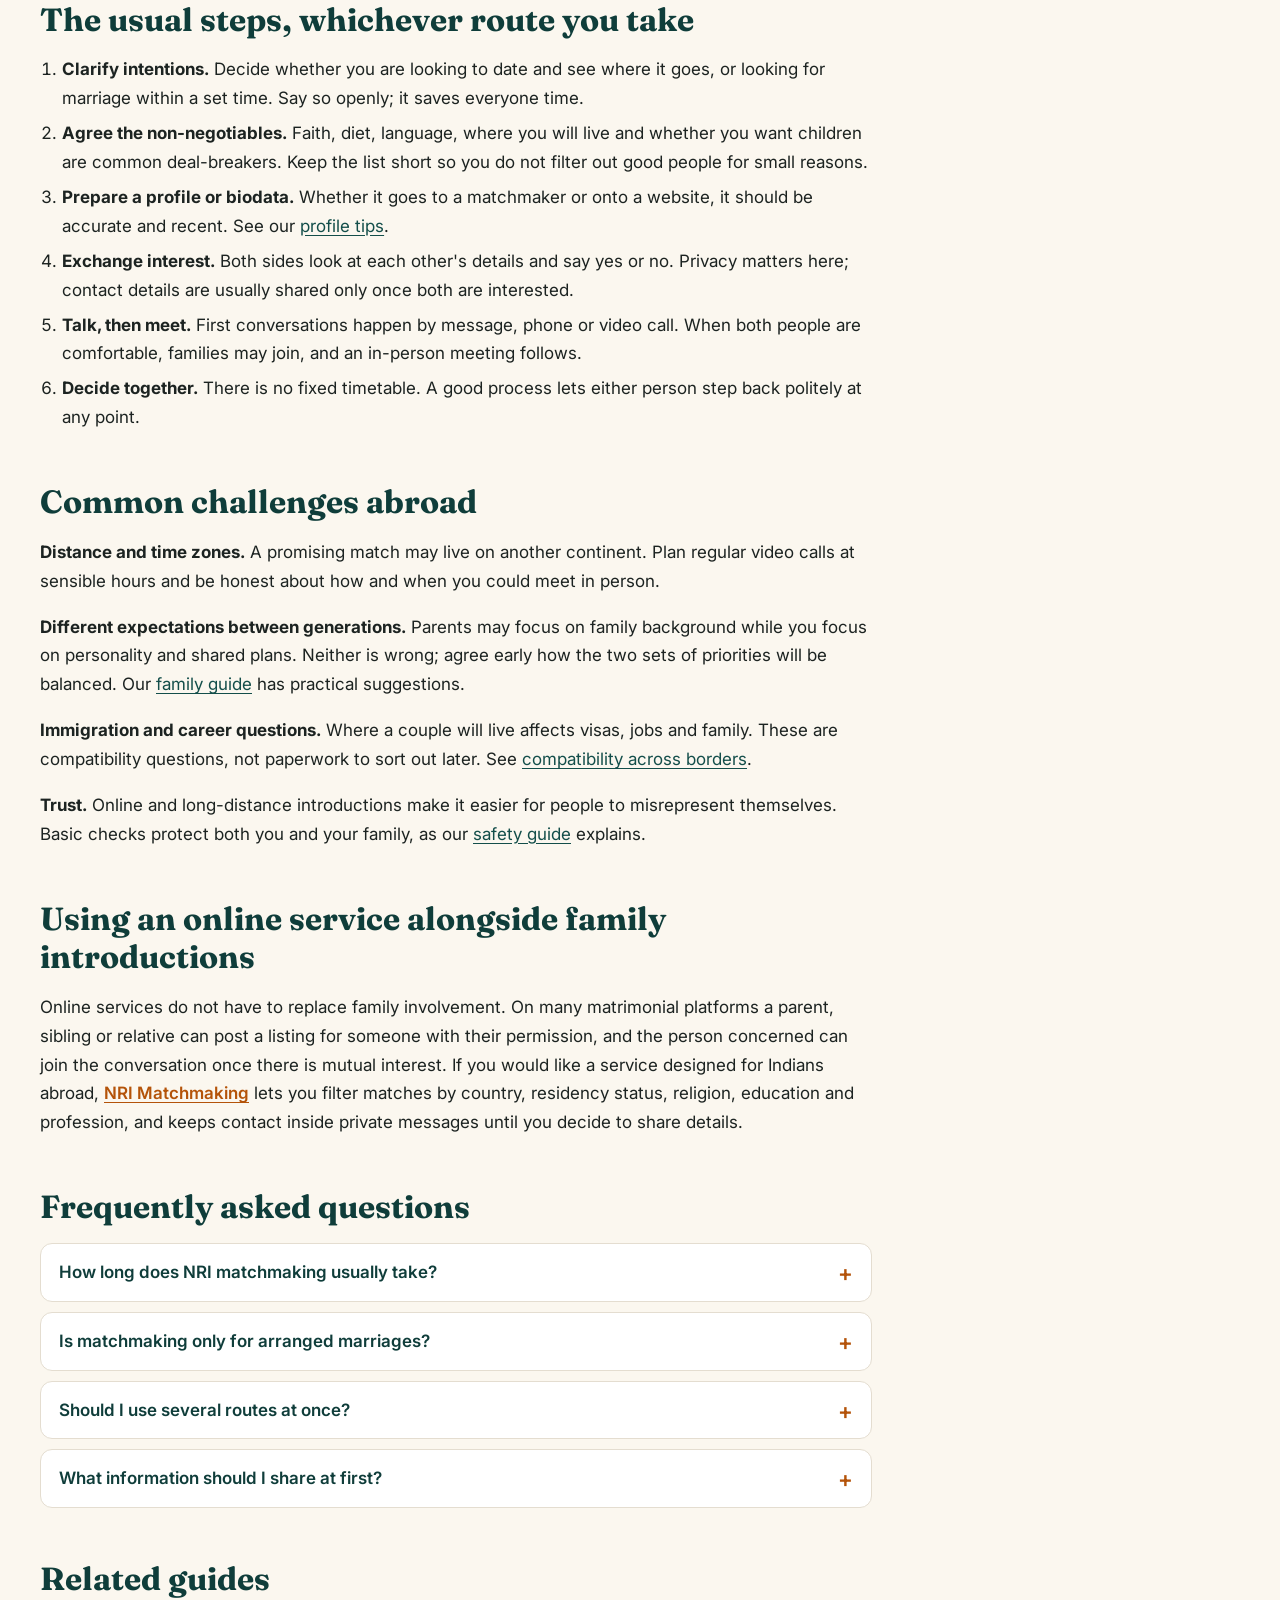
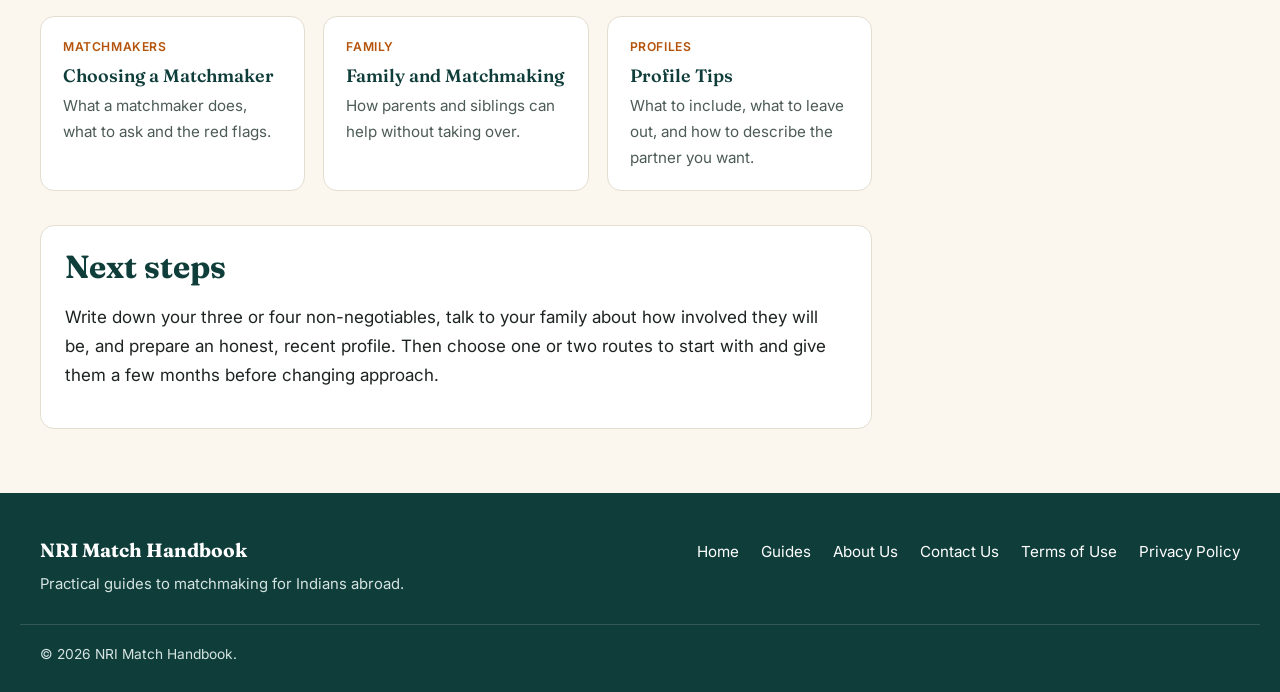
<file: how-nri-matchmaking-works/index.html>
<!doctype html><html lang="en-GB"><head><meta charset="utf-8">
<meta name="viewport" content="width=device-width, initial-scale=1">
<title>How NRI Matchmaking Works: A Guide for Indians Abroad</title>
<meta name="description" content="How NRI matchmaking works today: family introductions, matchmakers and online services, what each costs in time, and how to combine them.">
<link rel="canonical" href="https://nridating.github.io/how-nri-matchmaking-works/">
<meta property="og:title" content="How NRI Matchmaking Works: A Guide for Indians Abroad"><meta property="og:description" content="How NRI matchmaking works today: family introductions, matchmakers and online services, what each costs in time, and how to combine them.">
<meta property="og:type" content="website"><meta property="og:url" content="https://nridating.github.io/how-nri-matchmaking-works/">
<link rel="icon" href="/assets/favicon.svg" type="image/svg+xml">
<link rel="preconnect" href="https://fonts.googleapis.com"><link rel="preconnect" href="https://fonts.gstatic.com" crossorigin>
<link href="https://fonts.googleapis.com/css2?family=Fraunces:opsz,wght@9..144,600;9..144,700&family=Inter:wght@400;500;600&display=swap" rel="stylesheet">
<link rel="stylesheet" href="/assets/style.css?v=20261118">
<script type="application/ld+json">{"@context": "https://schema.org", "@type": "BreadcrumbList", "itemListElement": [{"@type": "ListItem", "position": 1, "name": "Home", "item": "https://nridating.github.io/"}, {"@type": "ListItem", "position": 2, "name": "How Matchmaking Works", "item": "https://nridating.github.io/how-nri-matchmaking-works/"}]}</script>
</head><body>
<header class="site-header"><div class="wrap head-row"><a class="brand" href="/"><span class="brand-mark" aria-hidden="true">M</span><span class="brand-text">NRI Match Handbook<small>Practical guides to matchmaking for Indians abroad</small></span></a><button class="menu-btn" type="button" aria-expanded="false" aria-controls="site-nav">Menu</button><nav id="site-nav" class="site-nav" aria-label="Main"><ul><li><a href="/">Home</a></li><li><a href="/how-nri-matchmaking-works/" aria-current="page">How Matchmaking Works</a></li><li><a href="/family-and-matchmaking/">Family</a></li><li><a href="/guides/">Guides</a></li><li><a href="/about/">About</a></li></ul></nav></div></header>
<main>
<section class="page-hero"><div class="wrap"><nav class="crumbs" aria-label="Breadcrumb"><a href="/">Home</a> <span class="sep">/</span> <span aria-current="page">How Matchmaking Works</span></nav><h1>How NRI matchmaking works</h1><p class="lead">Family networks, professional matchmakers and online services each do part of the job. Here is how they fit together when you live outside India.</p></div></section>
<div class="wrap with-side"><article class="prose"><h2>What NRI matchmaking actually involves</h2>
<p>Matchmaking is simply the work of finding two people who are likely to be compatible and introducing them in a way that lets both decide freely. For Indians living abroad, the goal is the same as it would be in India, but the search usually crosses countries, time zones and generations. A software engineer in Seattle, her parents in Pune and a possible match in Leicester can all be part of the same conversation.</p>
<p>Today there are three main routes to an introduction. Most successful searches use more than one of them.</p>

<h3>1. Family and community networks</h3>
<p>Relatives, family friends, temple or gurdwara committees and community associations remain the starting point for many families. Their strength is trust: someone who knows both families vouches for the introduction. Their weakness abroad is reach. Your parents' network may be large in Kolkata and almost non-existent in Calgary, and a recommendation based on family reputation does not always tell you whether two people want the same life.</p>

<h3>2. Professional matchmakers</h3>
<p>A matchmaker interviews you, often your family too, and then searches their own contacts and databases for suitable people. Good matchmakers save time and can handle delicate first approaches. Services vary widely, from individuals working with a few families to agencies with offices in several countries, and fees, contracts and methods differ just as much. Our guide to <a href="/choosing-a-matchmaker/">choosing a matchmaker</a> lists the questions to ask before you sign anything.</p>

<h3>3. Online matrimonial and dating services</h3>
<p>Online services give you the widest pool and the most control. You create a profile or a matrimonial listing, set partner preferences and search for yourself. Services aimed at the diaspora are useful because they let you filter on things that matter abroad, such as country of residence and visa or residency status, rather than only city and community.</p>

<h2>Who each route suits</h2>
<ul>
  <li><strong>Family networks</strong> suit people whose families are well connected in the country where they live, and who are comfortable with a traditional, family-led process.</li>
  <li><strong>Matchmakers</strong> suit people who are short of time, value discretion, or have specific requirements that are hard to search for on their own.</li>
  <li><strong>Online services</strong> suit people who want to stay in control, meet people outside their existing circle, and move at their own pace.</li>
</ul>
<p>Many people start with family contacts, add an online service when those introductions run dry, and only consider a paid matchmaker if they want extra help.</p>

<h2>The usual steps, whichever route you take</h2>
<ol>
  <li><strong>Clarify intentions.</strong> Decide whether you are looking to date and see where it goes, or looking for marriage within a set time. Say so openly; it saves everyone time.</li>
  <li><strong>Agree the non-negotiables.</strong> Faith, diet, language, where you will live and whether you want children are common deal-breakers. Keep the list short so you do not filter out good people for small reasons.</li>
  <li><strong>Prepare a profile or biodata.</strong> Whether it goes to a matchmaker or onto a website, it should be accurate and recent. See our <a href="/matrimonial-profile-tips/">profile tips</a>.</li>
  <li><strong>Exchange interest.</strong> Both sides look at each other's details and say yes or no. Privacy matters here; contact details are usually shared only once both are interested.</li>
  <li><strong>Talk, then meet.</strong> First conversations happen by message, phone or video call. When both people are comfortable, families may join, and an in-person meeting follows.</li>
  <li><strong>Decide together.</strong> There is no fixed timetable. A good process lets either person step back politely at any point.</li>
</ol>

<h2>Common challenges abroad</h2>
<p><strong>Distance and time zones.</strong> A promising match may live on another continent. Plan regular video calls at sensible hours and be honest about how and when you could meet in person.</p>
<p><strong>Different expectations between generations.</strong> Parents may focus on family background while you focus on personality and shared plans. Neither is wrong; agree early how the two sets of priorities will be balanced. Our <a href="/family-and-matchmaking/">family guide</a> has practical suggestions.</p>
<p><strong>Immigration and career questions.</strong> Where a couple will live affects visas, jobs and family. These are compatibility questions, not paperwork to sort out later. See <a href="/compatibility-across-borders/">compatibility across borders</a>.</p>
<p><strong>Trust.</strong> Online and long-distance introductions make it easier for people to misrepresent themselves. Basic checks protect both you and your family, as our <a href="/safety-and-verification/">safety guide</a> explains.</p>

<h2>Using an online service alongside family introductions</h2>
<p>Online services do not have to replace family involvement. On many matrimonial platforms a parent, sibling or relative can post a listing for someone with their permission, and the person concerned can join the conversation once there is mutual interest. If you would like a service designed for Indians abroad, <a class="ext" href="https://nri.dating/nri-matchmaking">NRI Matchmaking</a> lets you filter matches by country, residency status, religion, education and profession, and keeps contact inside private messages until you decide to share details.</p>

<h2>Frequently asked questions</h2>
<div class="faq">
<details><summary>How long does NRI matchmaking usually take?</summary><p>There is no typical timescale. Some people meet someone suitable within weeks; for others it takes a year or more. Being clear about your priorities and responding promptly to introductions helps more than any particular method.</p></details>
<details><summary>Is matchmaking only for arranged marriages?</summary><p>No. Many people use matchmaking simply to be introduced to suitable people, then date and decide for themselves. The degree of family involvement is up to you.</p></details>
<details><summary>Should I use several routes at once?</summary><p>Yes, as long as you are honest with everyone involved. Using family contacts and an online service together is common and widens your options.</p></details>
<details><summary>What information should I share at first?</summary><p>A first name, age, profession, the country and city where you live and your general background are usually enough. Keep your address, workplace details and financial information private until you trust the person.</p></details>
</div>

<section class="related"><h2>Related guides</h2><div class="cards">
<a class="card" href="/choosing-a-matchmaker/"><span class="card-kicker">Matchmakers</span><strong>Choosing a Matchmaker</strong><span>What a matchmaker does, what to ask and the red flags.</span></a>
<a class="card" href="/family-and-matchmaking/"><span class="card-kicker">Family</span><strong>Family and Matchmaking</strong><span>How parents and siblings can help without taking over.</span></a>
<a class="card" href="/matrimonial-profile-tips/"><span class="card-kicker">Profiles</span><strong>Profile Tips</strong><span>What to include, what to leave out, and how to describe the partner you want.</span></a>
</div></section>

<div class="next-steps">
  <h2>Next steps</h2>
  <p>Write down your three or four non-negotiables, talk to your family about how involved they will be, and prepare an honest, recent profile. Then choose one or two routes to start with and give them a few months before changing approach.</p>
</div></article><aside class="sidebar"><div class="side-box"><h2>Guides in this handbook</h2><ul><li><a href="/how-nri-matchmaking-works/" aria-current="page">How Matchmaking Works</a></li><li><a href="/choosing-a-matchmaker/">Choosing a Matchmaker</a></li><li><a href="/family-and-matchmaking/">Family and Matchmaking</a></li><li><a href="/matrimonial-profile-tips/">Profile Tips</a></li><li><a href="/getting-to-know-a-match/">Getting to Know a Match</a></li><li><a href="/compatibility-across-borders/">Compatibility Across Borders</a></li><li><a href="/safety-and-verification/">Safety and Verification</a></li></ul></div><div class="side-box about-box"><h2>About this site</h2><p>NRI Match Handbook is an information site published by the team behind NRI Dating. It explains how matchmaking works for Indians living abroad.</p><p><a href="/about/">Who writes it</a></p></div></aside></div>
</main>
<footer class="site-footer"><div class="wrap foot-row"><div class="foot-brand"><strong>NRI Match Handbook</strong><p>Practical guides to matchmaking for Indians abroad.</p></div><nav aria-label="Footer"><ul><li><a href="/">Home</a></li><li><a href="/guides/">Guides</a></li><li><a href="/about/">About Us</a></li><li><a href="/contact/">Contact Us</a></li><li><a href="/terms-of-use/">Terms of Use</a></li><li><a href="/privacy-policy/">Privacy Policy</a></li></ul></nav></div><div class="wrap copy">© 2026 NRI Match Handbook.</div></footer>
<script src="/assets/site.js?v=20261118" defer></script>
</body></html>
</file>
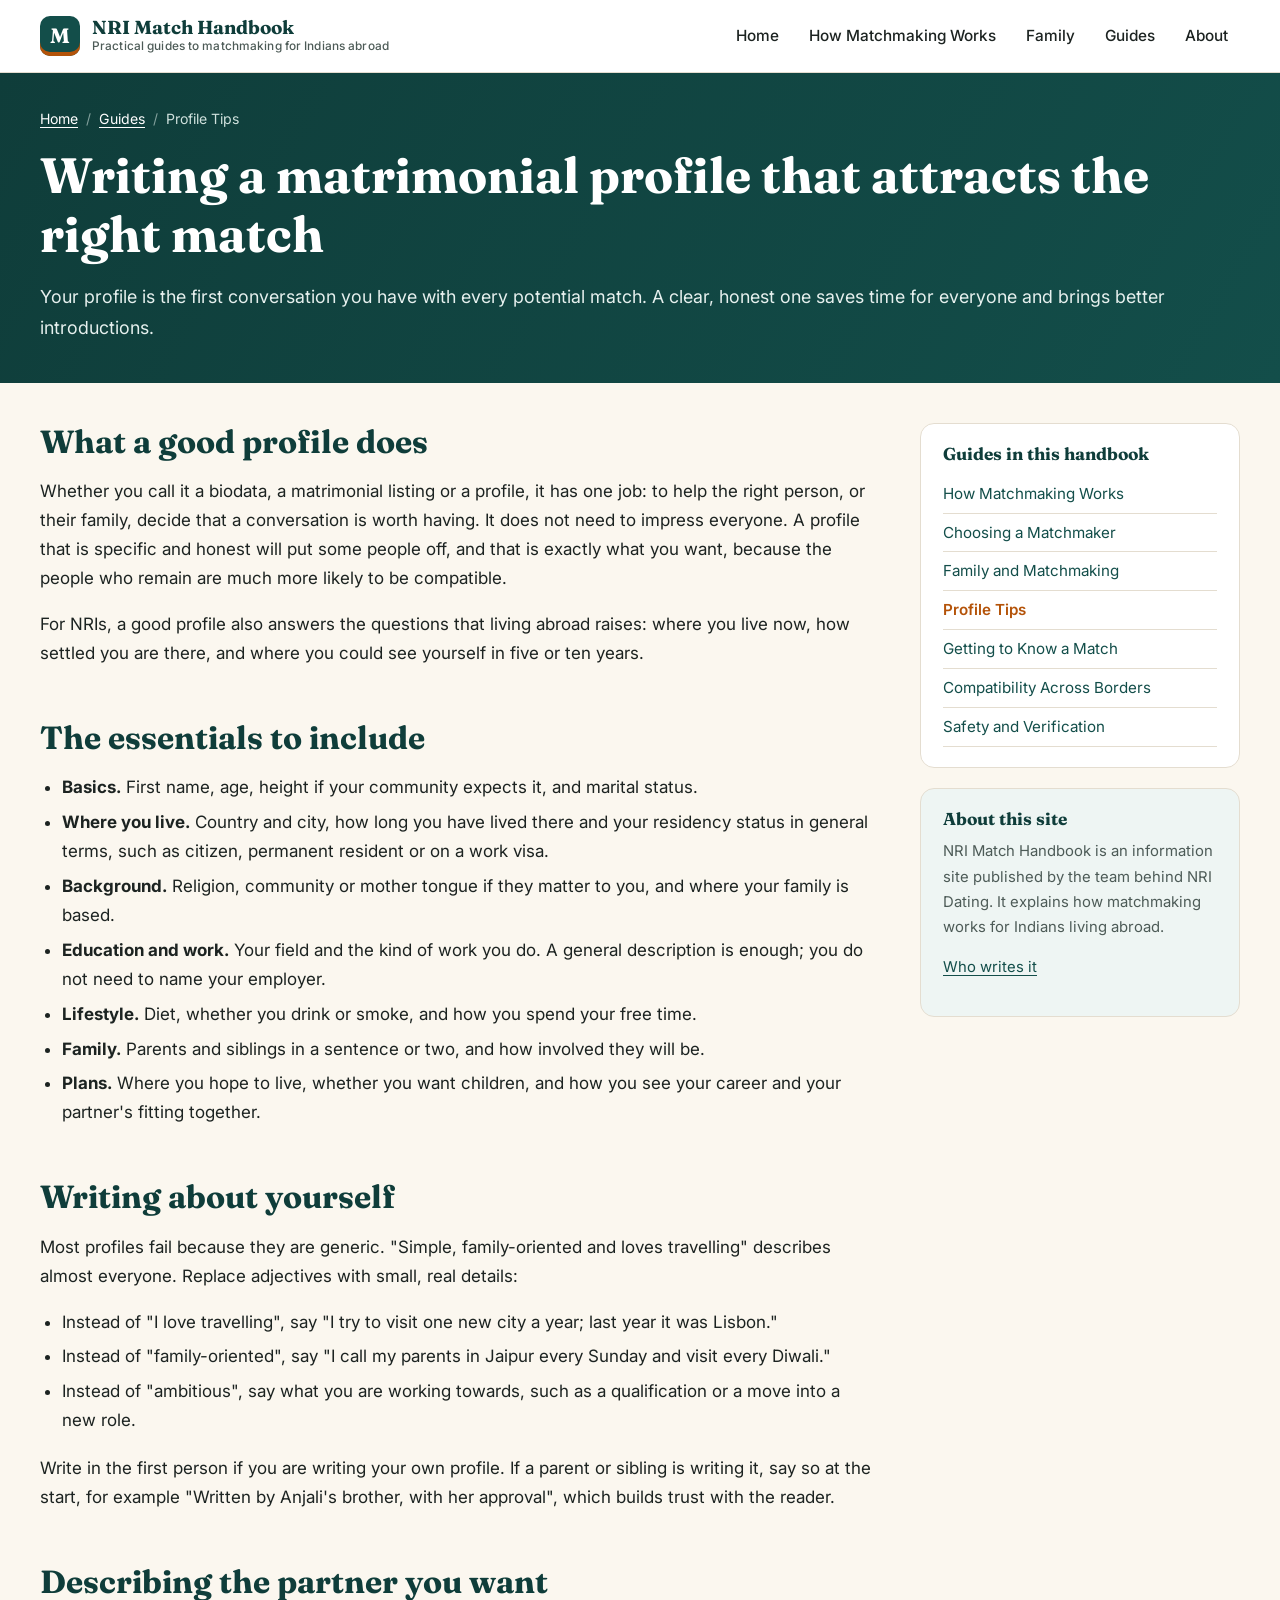
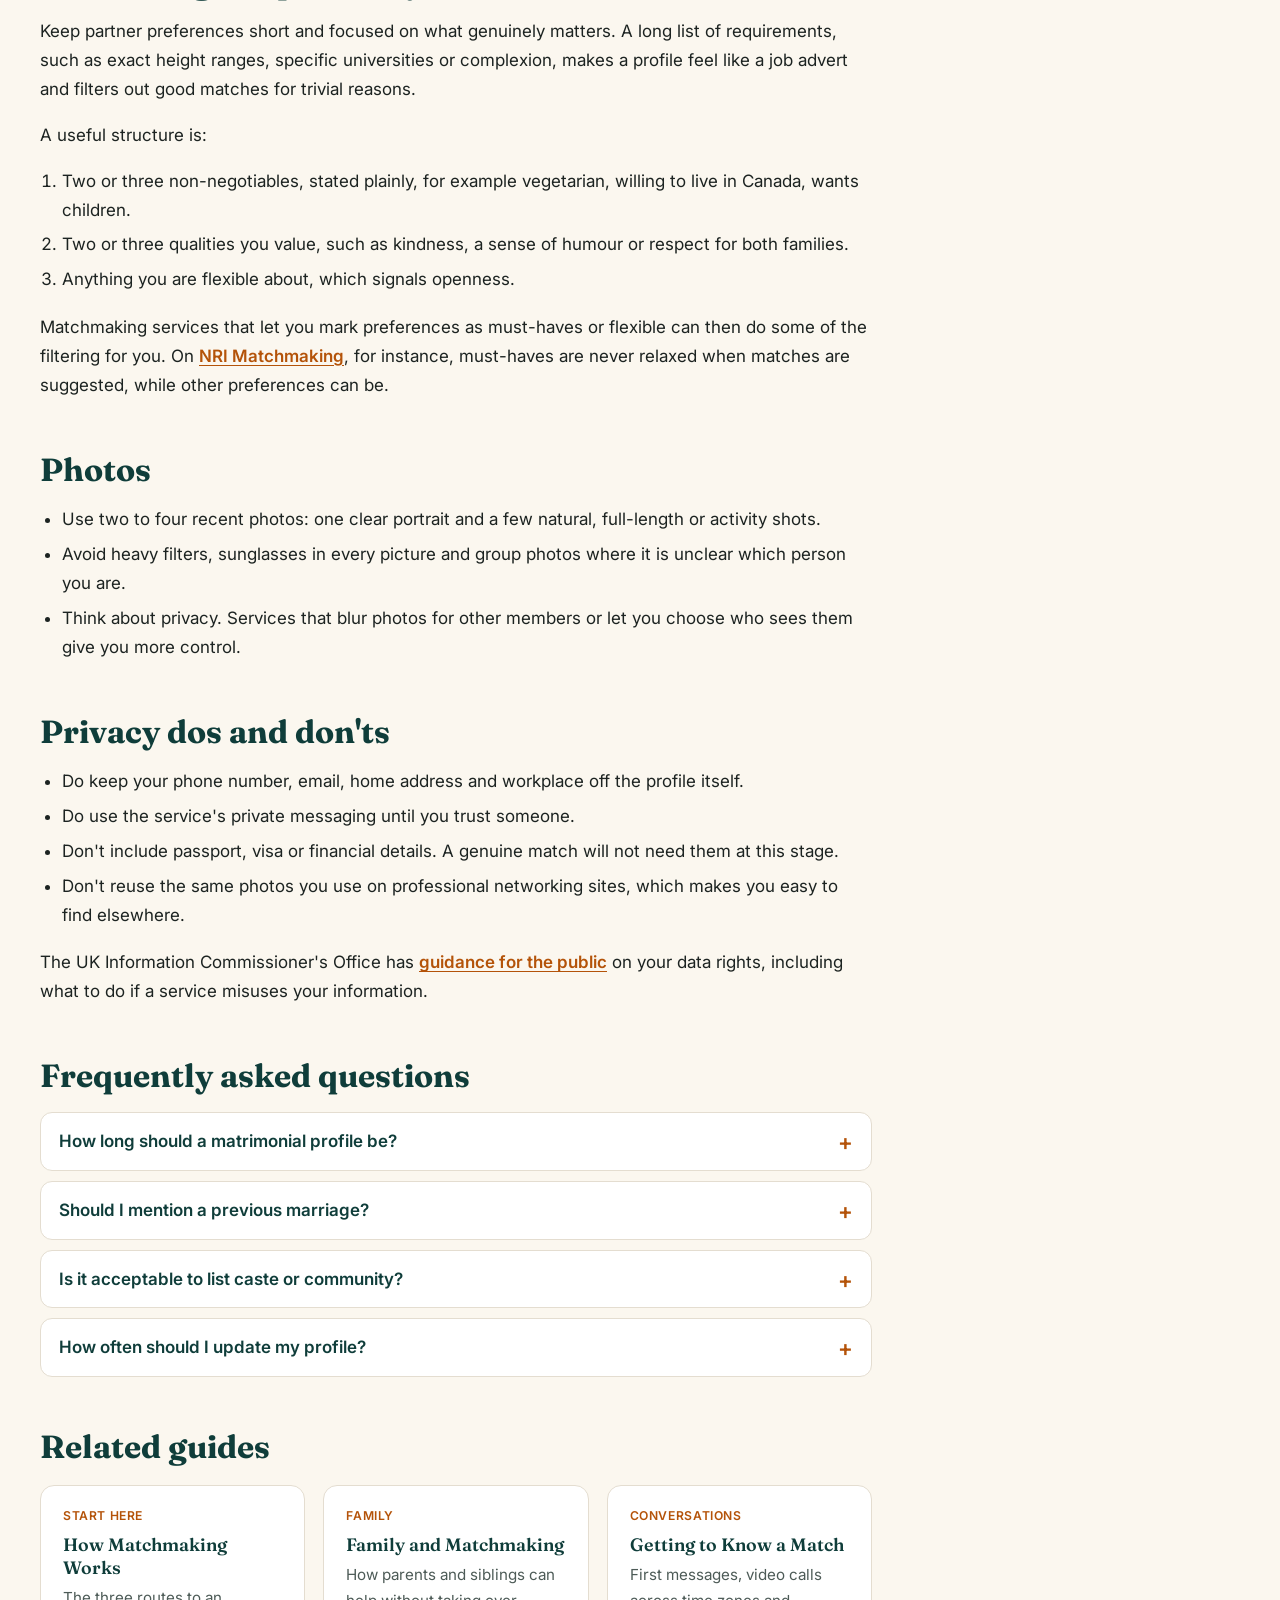
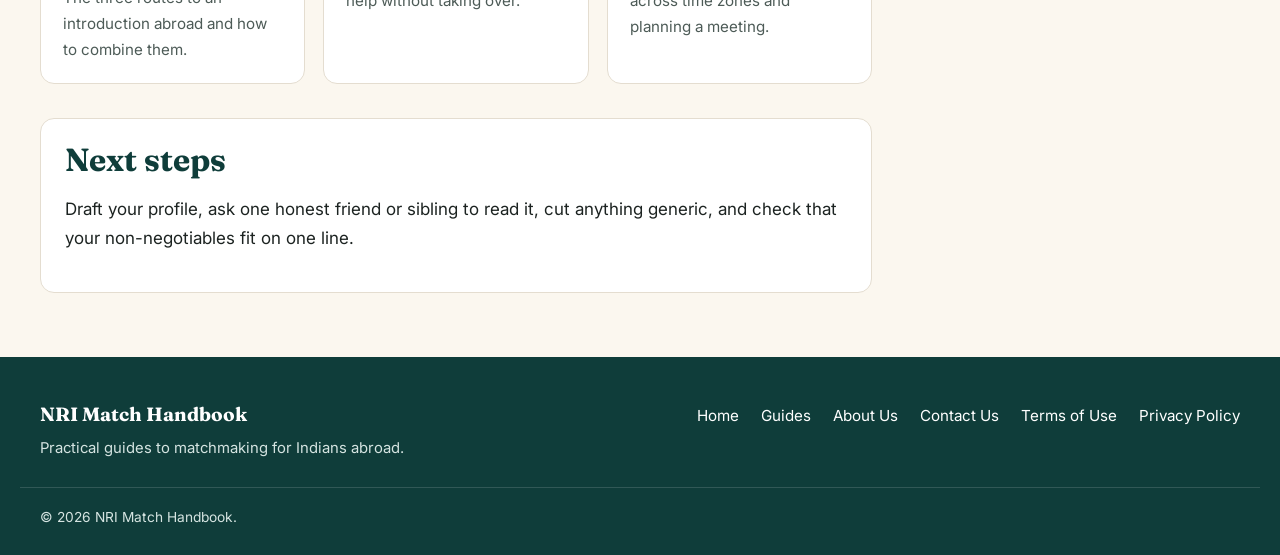
<file: matrimonial-profile-tips/index.html>
<!doctype html><html lang="en-GB"><head><meta charset="utf-8">
<meta name="viewport" content="width=device-width, initial-scale=1">
<title>Matrimonial Profile Tips for NRIs: What to Write</title>
<meta name="description" content="How to write an honest NRI matrimonial profile or biodata: what to include, how to describe partner preferences, photos, and privacy dos and don&#x27;ts.">
<link rel="canonical" href="https://nridating.github.io/matrimonial-profile-tips/">
<meta property="og:title" content="Matrimonial Profile Tips for NRIs: What to Write"><meta property="og:description" content="How to write an honest NRI matrimonial profile or biodata: what to include, how to describe partner preferences, photos, and privacy dos and don&#x27;ts.">
<meta property="og:type" content="website"><meta property="og:url" content="https://nridating.github.io/matrimonial-profile-tips/">
<link rel="icon" href="/assets/favicon.svg" type="image/svg+xml">
<link rel="preconnect" href="https://fonts.googleapis.com"><link rel="preconnect" href="https://fonts.gstatic.com" crossorigin>
<link href="https://fonts.googleapis.com/css2?family=Fraunces:opsz,wght@9..144,600;9..144,700&family=Inter:wght@400;500;600&display=swap" rel="stylesheet">
<link rel="stylesheet" href="/assets/style.css?v=20261118">
<script type="application/ld+json">{"@context": "https://schema.org", "@type": "BreadcrumbList", "itemListElement": [{"@type": "ListItem", "position": 1, "name": "Home", "item": "https://nridating.github.io/"}, {"@type": "ListItem", "position": 2, "name": "Guides", "item": "https://nridating.github.io/guides/"}, {"@type": "ListItem", "position": 3, "name": "Profile Tips", "item": "https://nridating.github.io/matrimonial-profile-tips/"}]}</script>
</head><body>
<header class="site-header"><div class="wrap head-row"><a class="brand" href="/"><span class="brand-mark" aria-hidden="true">M</span><span class="brand-text">NRI Match Handbook<small>Practical guides to matchmaking for Indians abroad</small></span></a><button class="menu-btn" type="button" aria-expanded="false" aria-controls="site-nav">Menu</button><nav id="site-nav" class="site-nav" aria-label="Main"><ul><li><a href="/">Home</a></li><li><a href="/how-nri-matchmaking-works/">How Matchmaking Works</a></li><li><a href="/family-and-matchmaking/">Family</a></li><li><a href="/guides/">Guides</a></li><li><a href="/about/">About</a></li></ul></nav></div></header>
<main>
<section class="page-hero"><div class="wrap"><nav class="crumbs" aria-label="Breadcrumb"><a href="/">Home</a> <span class="sep">/</span> <a href="/guides/">Guides</a> <span class="sep">/</span> <span aria-current="page">Profile Tips</span></nav><h1>Writing a matrimonial profile that attracts the right match</h1><p class="lead">Your profile is the first conversation you have with every potential match. A clear, honest one saves time for everyone and brings better introductions.</p></div></section>
<div class="wrap with-side"><article class="prose"><h2>What a good profile does</h2>
<p>Whether you call it a biodata, a matrimonial listing or a profile, it has one job: to help the right person, or their family, decide that a conversation is worth having. It does not need to impress everyone. A profile that is specific and honest will put some people off, and that is exactly what you want, because the people who remain are much more likely to be compatible.</p>
<p>For NRIs, a good profile also answers the questions that living abroad raises: where you live now, how settled you are there, and where you could see yourself in five or ten years.</p>

<h2>The essentials to include</h2>
<ul>
  <li><strong>Basics.</strong> First name, age, height if your community expects it, and marital status.</li>
  <li><strong>Where you live.</strong> Country and city, how long you have lived there and your residency status in general terms, such as citizen, permanent resident or on a work visa.</li>
  <li><strong>Background.</strong> Religion, community or mother tongue if they matter to you, and where your family is based.</li>
  <li><strong>Education and work.</strong> Your field and the kind of work you do. A general description is enough; you do not need to name your employer.</li>
  <li><strong>Lifestyle.</strong> Diet, whether you drink or smoke, and how you spend your free time.</li>
  <li><strong>Family.</strong> Parents and siblings in a sentence or two, and how involved they will be.</li>
  <li><strong>Plans.</strong> Where you hope to live, whether you want children, and how you see your career and your partner's fitting together.</li>
</ul>

<h2>Writing about yourself</h2>
<p>Most profiles fail because they are generic. "Simple, family-oriented and loves travelling" describes almost everyone. Replace adjectives with small, real details:</p>
<ul>
  <li>Instead of "I love travelling", say "I try to visit one new city a year; last year it was Lisbon."</li>
  <li>Instead of "family-oriented", say "I call my parents in Jaipur every Sunday and visit every Diwali."</li>
  <li>Instead of "ambitious", say what you are working towards, such as a qualification or a move into a new role.</li>
</ul>
<p>Write in the first person if you are writing your own profile. If a parent or sibling is writing it, say so at the start, for example "Written by Anjali's brother, with her approval", which builds trust with the reader.</p>

<h2>Describing the partner you want</h2>
<p>Keep partner preferences short and focused on what genuinely matters. A long list of requirements, such as exact height ranges, specific universities or complexion, makes a profile feel like a job advert and filters out good matches for trivial reasons.</p>
<p>A useful structure is:</p>
<ol>
  <li>Two or three non-negotiables, stated plainly, for example vegetarian, willing to live in Canada, wants children.</li>
  <li>Two or three qualities you value, such as kindness, a sense of humour or respect for both families.</li>
  <li>Anything you are flexible about, which signals openness.</li>
</ol>
<p>Matchmaking services that let you mark preferences as must-haves or flexible can then do some of the filtering for you. On <a class="ext" href="https://nri.dating/nri-matchmaking">NRI Matchmaking</a>, for instance, must-haves are never relaxed when matches are suggested, while other preferences can be.</p>

<h2>Photos</h2>
<ul>
  <li>Use two to four recent photos: one clear portrait and a few natural, full-length or activity shots.</li>
  <li>Avoid heavy filters, sunglasses in every picture and group photos where it is unclear which person you are.</li>
  <li>Think about privacy. Services that blur photos for other members or let you choose who sees them give you more control.</li>
</ul>

<h2>Privacy dos and don'ts</h2>
<ul>
  <li>Do keep your phone number, email, home address and workplace off the profile itself.</li>
  <li>Do use the service's private messaging until you trust someone.</li>
  <li>Don't include passport, visa or financial details. A genuine match will not need them at this stage.</li>
  <li>Don't reuse the same photos you use on professional networking sites, which makes you easy to find elsewhere.</li>
</ul>
<p>The UK Information Commissioner's Office has <a class="ext" href="https://ico.org.uk/for-the-public/">guidance for the public</a> on your data rights, including what to do if a service misuses your information.</p>

<h2>Frequently asked questions</h2>
<div class="faq">
<details><summary>How long should a matrimonial profile be?</summary><p>Long enough to give a clear picture, usually 150 to 300 words of description plus the basic details. Readers skim, so put the most important points first.</p></details>
<details><summary>Should I mention a previous marriage?</summary><p>Yes. Being open about being divorced or widowed from the start avoids difficult conversations later and attracts people who are comfortable with it.</p></details>
<details><summary>Is it acceptable to list caste or community?</summary><p>If it matters to you or your family, you can state it. If it does not, saying that you are open to all backgrounds can widen your options.</p></details>
<details><summary>How often should I update my profile?</summary><p>Whenever something important changes, such as a move, a new job or a change in plans, and at least every few months so photos stay recent.</p></details>
</div>

<section class="related"><h2>Related guides</h2><div class="cards">
<a class="card" href="/how-nri-matchmaking-works/"><span class="card-kicker">Start here</span><strong>How Matchmaking Works</strong><span>The three routes to an introduction abroad and how to combine them.</span></a>
<a class="card" href="/family-and-matchmaking/"><span class="card-kicker">Family</span><strong>Family and Matchmaking</strong><span>How parents and siblings can help without taking over.</span></a>
<a class="card" href="/getting-to-know-a-match/"><span class="card-kicker">Conversations</span><strong>Getting to Know a Match</strong><span>First messages, video calls across time zones and planning a meeting.</span></a>
</div></section>

<div class="next-steps">
  <h2>Next steps</h2>
  <p>Draft your profile, ask one honest friend or sibling to read it, cut anything generic, and check that your non-negotiables fit on one line.</p>
</div></article><aside class="sidebar"><div class="side-box"><h2>Guides in this handbook</h2><ul><li><a href="/how-nri-matchmaking-works/">How Matchmaking Works</a></li><li><a href="/choosing-a-matchmaker/">Choosing a Matchmaker</a></li><li><a href="/family-and-matchmaking/">Family and Matchmaking</a></li><li><a href="/matrimonial-profile-tips/" aria-current="page">Profile Tips</a></li><li><a href="/getting-to-know-a-match/">Getting to Know a Match</a></li><li><a href="/compatibility-across-borders/">Compatibility Across Borders</a></li><li><a href="/safety-and-verification/">Safety and Verification</a></li></ul></div><div class="side-box about-box"><h2>About this site</h2><p>NRI Match Handbook is an information site published by the team behind NRI Dating. It explains how matchmaking works for Indians living abroad.</p><p><a href="/about/">Who writes it</a></p></div></aside></div>
</main>
<footer class="site-footer"><div class="wrap foot-row"><div class="foot-brand"><strong>NRI Match Handbook</strong><p>Practical guides to matchmaking for Indians abroad.</p></div><nav aria-label="Footer"><ul><li><a href="/">Home</a></li><li><a href="/guides/">Guides</a></li><li><a href="/about/">About Us</a></li><li><a href="/contact/">Contact Us</a></li><li><a href="/terms-of-use/">Terms of Use</a></li><li><a href="/privacy-policy/">Privacy Policy</a></li></ul></nav></div><div class="wrap copy">© 2026 NRI Match Handbook.</div></footer>
<script src="/assets/site.js?v=20261118" defer></script>
</body></html>
</file>
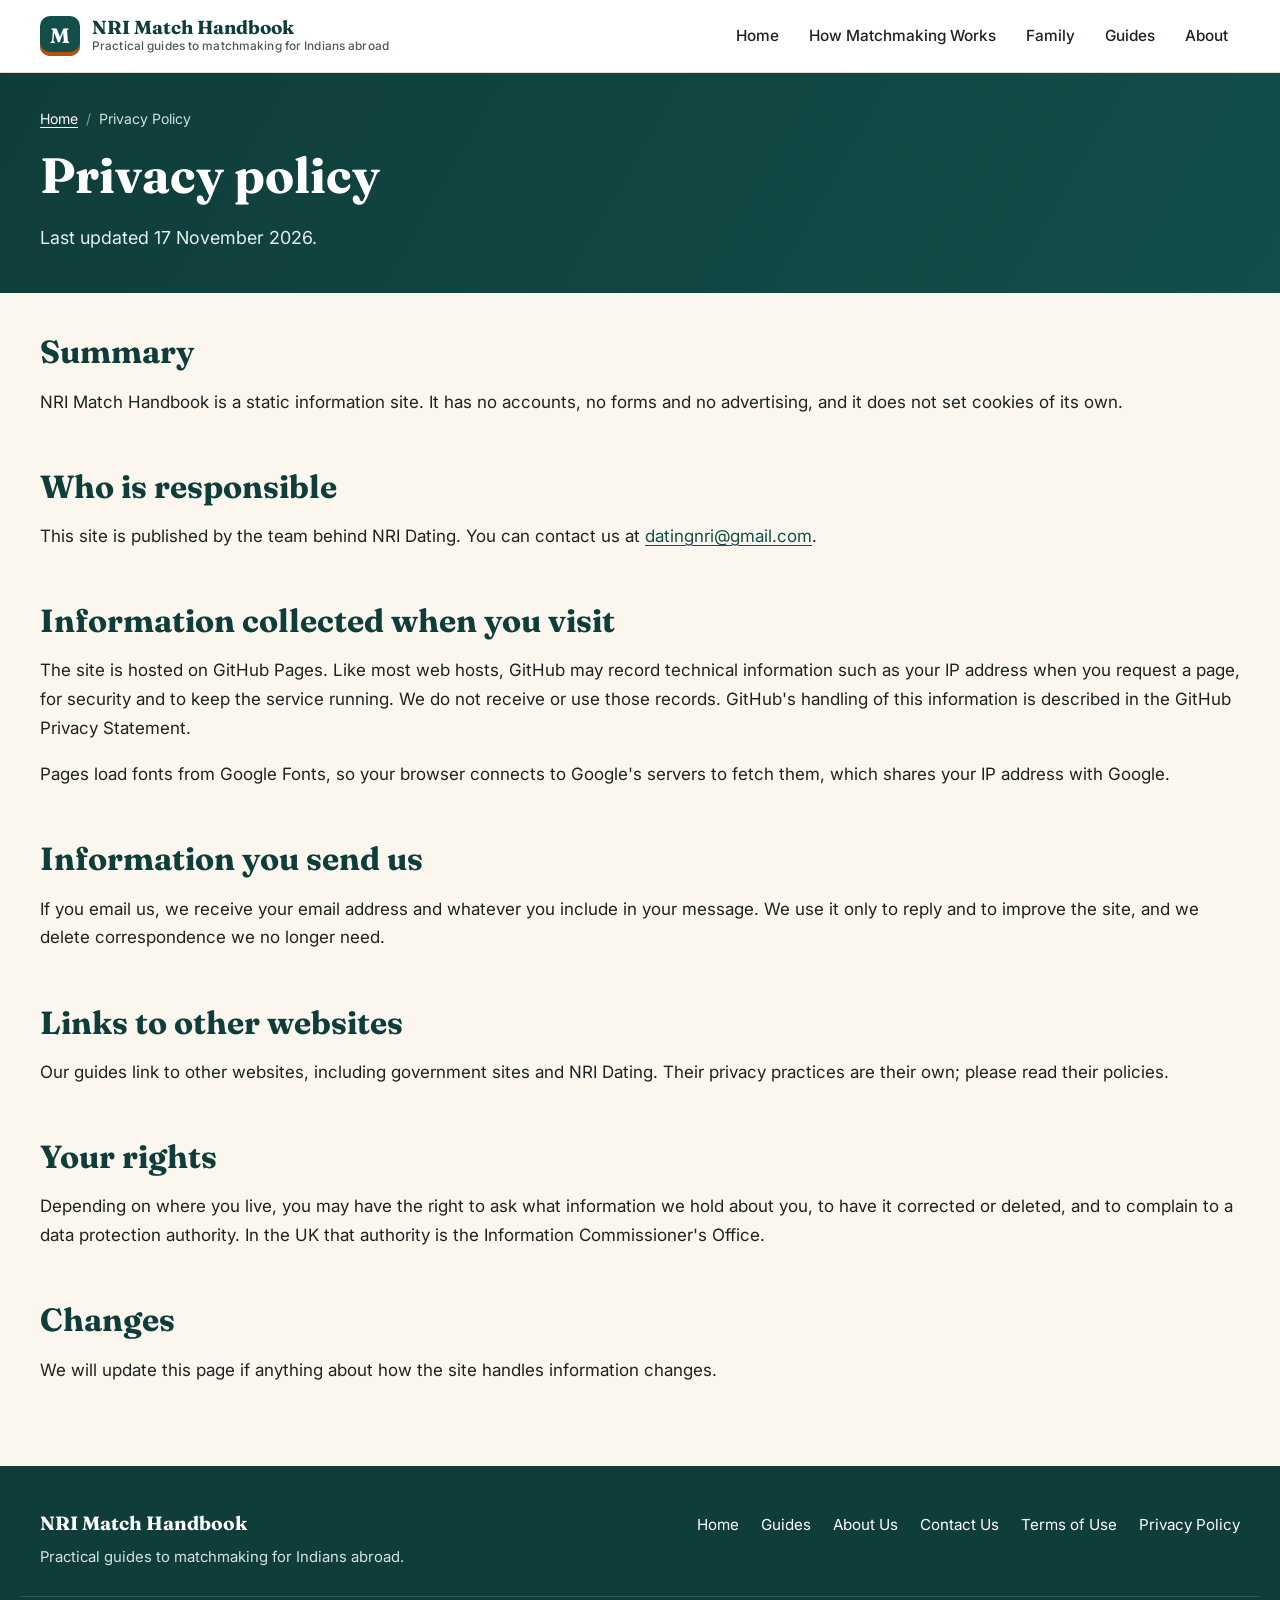
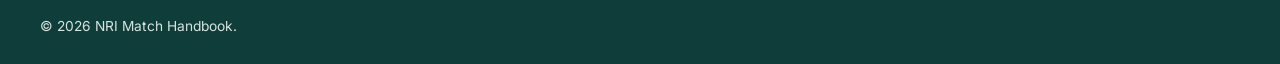
<file: privacy-policy/index.html>
<!doctype html><html lang="en-GB"><head><meta charset="utf-8">
<meta name="viewport" content="width=device-width, initial-scale=1">
<title>Privacy Policy | NRI Match Handbook</title>
<meta name="description" content="Privacy policy for NRI Match Handbook: what information this site collects, how GitHub Pages hosting works, email contact and your data rights.">
<link rel="canonical" href="https://nridating.github.io/privacy-policy/">
<meta property="og:title" content="Privacy Policy | NRI Match Handbook"><meta property="og:description" content="Privacy policy for NRI Match Handbook: what information this site collects, how GitHub Pages hosting works, email contact and your data rights.">
<meta property="og:type" content="website"><meta property="og:url" content="https://nridating.github.io/privacy-policy/">
<link rel="icon" href="/assets/favicon.svg" type="image/svg+xml">
<link rel="preconnect" href="https://fonts.googleapis.com"><link rel="preconnect" href="https://fonts.gstatic.com" crossorigin>
<link href="https://fonts.googleapis.com/css2?family=Fraunces:opsz,wght@9..144,600;9..144,700&family=Inter:wght@400;500;600&display=swap" rel="stylesheet">
<link rel="stylesheet" href="/assets/style.css?v=20261118">
<script type="application/ld+json">{"@context": "https://schema.org", "@type": "BreadcrumbList", "itemListElement": [{"@type": "ListItem", "position": 1, "name": "Home", "item": "https://nridating.github.io/"}, {"@type": "ListItem", "position": 2, "name": "Privacy Policy", "item": "https://nridating.github.io/privacy-policy/"}]}</script>
</head><body>
<header class="site-header"><div class="wrap head-row"><a class="brand" href="/"><span class="brand-mark" aria-hidden="true">M</span><span class="brand-text">NRI Match Handbook<small>Practical guides to matchmaking for Indians abroad</small></span></a><button class="menu-btn" type="button" aria-expanded="false" aria-controls="site-nav">Menu</button><nav id="site-nav" class="site-nav" aria-label="Main"><ul><li><a href="/">Home</a></li><li><a href="/how-nri-matchmaking-works/">How Matchmaking Works</a></li><li><a href="/family-and-matchmaking/">Family</a></li><li><a href="/guides/">Guides</a></li><li><a href="/about/">About</a></li></ul></nav></div></header>
<main>
<section class="page-hero"><div class="wrap"><nav class="crumbs" aria-label="Breadcrumb"><a href="/">Home</a> <span class="sep">/</span> <span aria-current="page">Privacy Policy</span></nav><h1>Privacy policy</h1><p class="lead">Last updated 17 November 2026.</p></div></section>
<div class="wrap single"><article class="prose"><h2>Summary</h2>
<p>NRI Match Handbook is a static information site. It has no accounts, no forms and no advertising, and it does not set cookies of its own.</p>

<h2>Who is responsible</h2>
<p>This site is published by the team behind NRI Dating. You can contact us at <a href="mailto:datingnri@gmail.com">datingnri@gmail.com</a>.</p>

<h2>Information collected when you visit</h2>
<p>The site is hosted on GitHub Pages. Like most web hosts, GitHub may record technical information such as your IP address when you request a page, for security and to keep the service running. We do not receive or use those records. GitHub's handling of this information is described in the GitHub Privacy Statement.</p>
<p>Pages load fonts from Google Fonts, so your browser connects to Google's servers to fetch them, which shares your IP address with Google.</p>

<h2>Information you send us</h2>
<p>If you email us, we receive your email address and whatever you include in your message. We use it only to reply and to improve the site, and we delete correspondence we no longer need.</p>

<h2>Links to other websites</h2>
<p>Our guides link to other websites, including government sites and NRI Dating. Their privacy practices are their own; please read their policies.</p>

<h2>Your rights</h2>
<p>Depending on where you live, you may have the right to ask what information we hold about you, to have it corrected or deleted, and to complain to a data protection authority. In the UK that authority is the Information Commissioner's Office.</p>

<h2>Changes</h2>
<p>We will update this page if anything about how the site handles information changes.</p></article></div>
</main>
<footer class="site-footer"><div class="wrap foot-row"><div class="foot-brand"><strong>NRI Match Handbook</strong><p>Practical guides to matchmaking for Indians abroad.</p></div><nav aria-label="Footer"><ul><li><a href="/">Home</a></li><li><a href="/guides/">Guides</a></li><li><a href="/about/">About Us</a></li><li><a href="/contact/">Contact Us</a></li><li><a href="/terms-of-use/">Terms of Use</a></li><li><a href="/privacy-policy/">Privacy Policy</a></li></ul></nav></div><div class="wrap copy">© 2026 NRI Match Handbook.</div></footer>
<script src="/assets/site.js?v=20261118" defer></script>
</body></html>
</file>
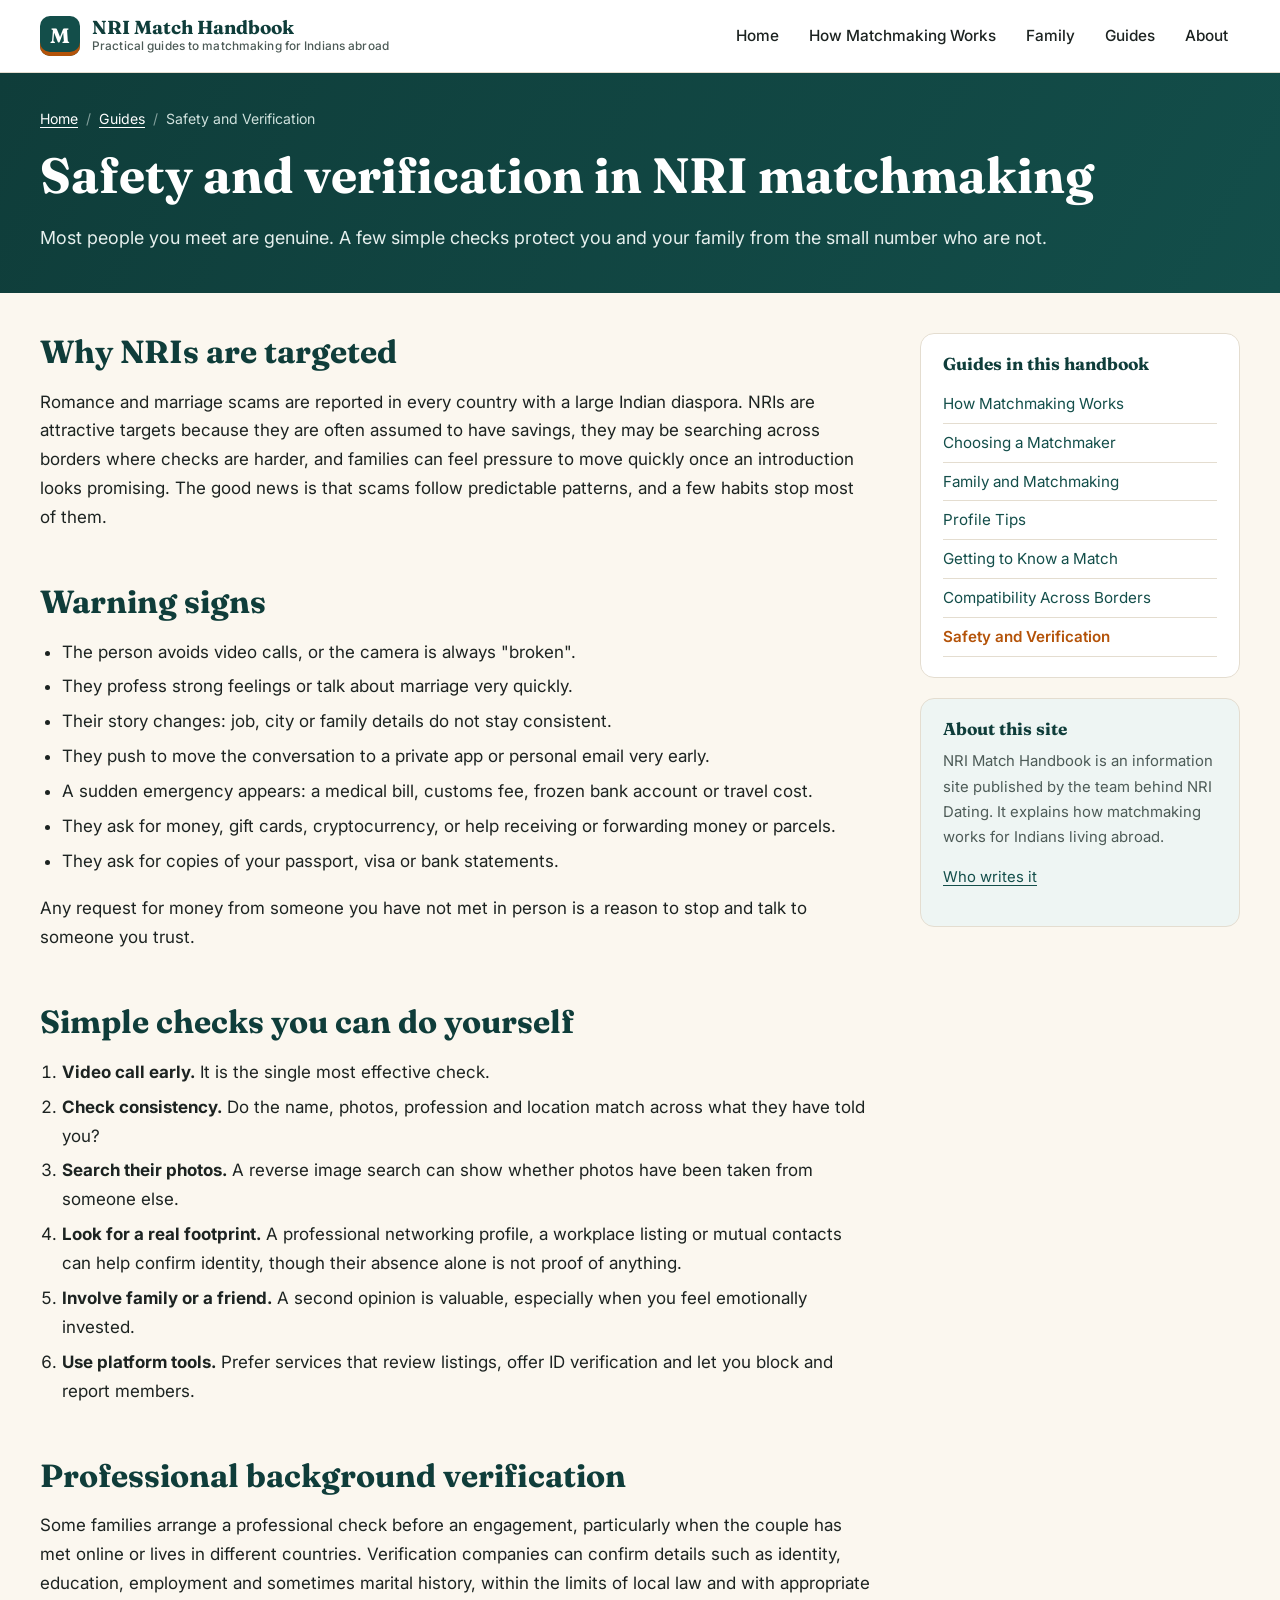
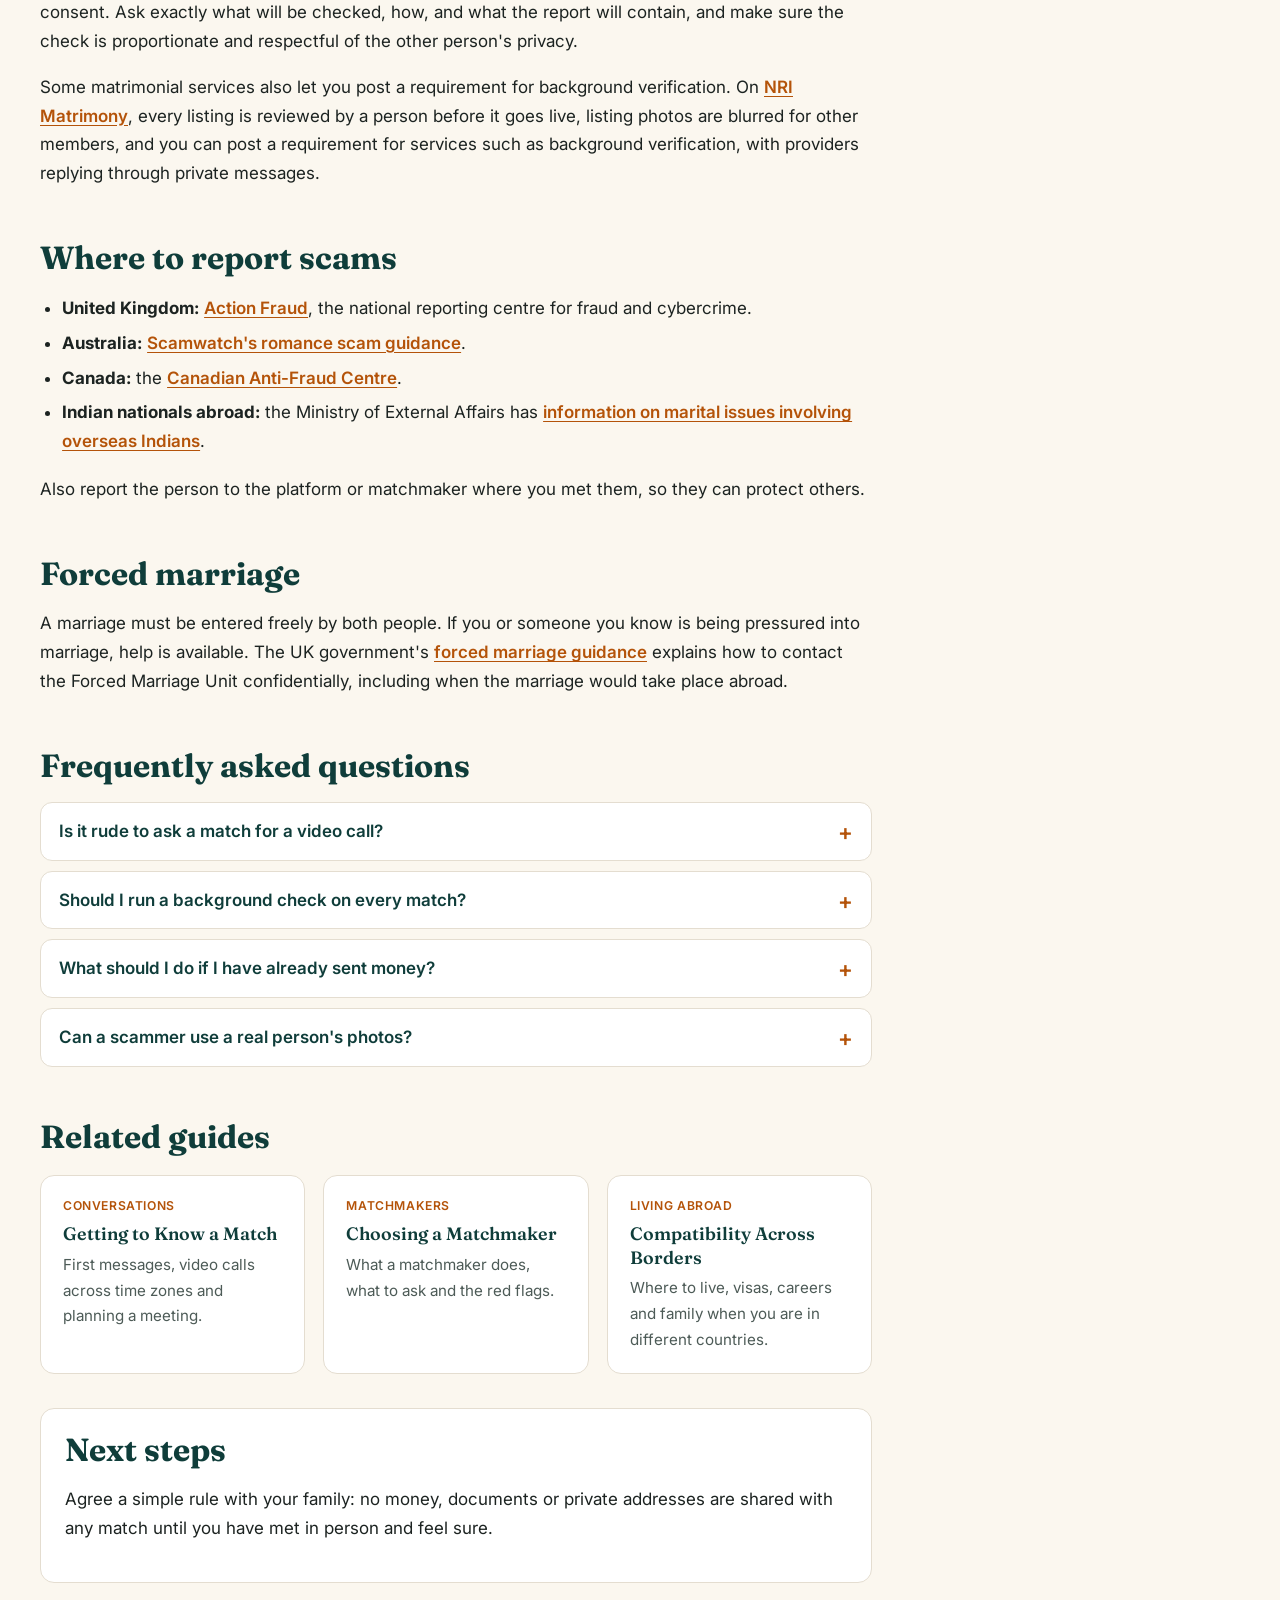
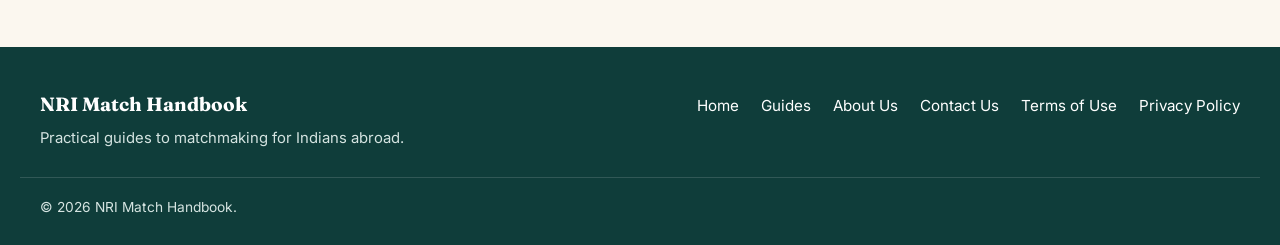
<file: safety-and-verification/index.html>
<!doctype html><html lang="en-GB"><head><meta charset="utf-8">
<meta name="viewport" content="width=device-width, initial-scale=1">
<title>NRI Matchmaking Safety: Verification and Scam Signs</title>
<meta name="description" content="How to stay safe in NRI matchmaking: checking a match&#x27;s identity, background verification, romance scam warning signs and where to report fraud.">
<link rel="canonical" href="https://nridating.github.io/safety-and-verification/">
<meta property="og:title" content="NRI Matchmaking Safety: Verification and Scam Signs"><meta property="og:description" content="How to stay safe in NRI matchmaking: checking a match&#x27;s identity, background verification, romance scam warning signs and where to report fraud.">
<meta property="og:type" content="website"><meta property="og:url" content="https://nridating.github.io/safety-and-verification/">
<link rel="icon" href="/assets/favicon.svg" type="image/svg+xml">
<link rel="preconnect" href="https://fonts.googleapis.com"><link rel="preconnect" href="https://fonts.gstatic.com" crossorigin>
<link href="https://fonts.googleapis.com/css2?family=Fraunces:opsz,wght@9..144,600;9..144,700&family=Inter:wght@400;500;600&display=swap" rel="stylesheet">
<link rel="stylesheet" href="/assets/style.css?v=20261118">
<script type="application/ld+json">{"@context": "https://schema.org", "@type": "BreadcrumbList", "itemListElement": [{"@type": "ListItem", "position": 1, "name": "Home", "item": "https://nridating.github.io/"}, {"@type": "ListItem", "position": 2, "name": "Guides", "item": "https://nridating.github.io/guides/"}, {"@type": "ListItem", "position": 3, "name": "Safety and Verification", "item": "https://nridating.github.io/safety-and-verification/"}]}</script>
</head><body>
<header class="site-header"><div class="wrap head-row"><a class="brand" href="/"><span class="brand-mark" aria-hidden="true">M</span><span class="brand-text">NRI Match Handbook<small>Practical guides to matchmaking for Indians abroad</small></span></a><button class="menu-btn" type="button" aria-expanded="false" aria-controls="site-nav">Menu</button><nav id="site-nav" class="site-nav" aria-label="Main"><ul><li><a href="/">Home</a></li><li><a href="/how-nri-matchmaking-works/">How Matchmaking Works</a></li><li><a href="/family-and-matchmaking/">Family</a></li><li><a href="/guides/">Guides</a></li><li><a href="/about/">About</a></li></ul></nav></div></header>
<main>
<section class="page-hero"><div class="wrap"><nav class="crumbs" aria-label="Breadcrumb"><a href="/">Home</a> <span class="sep">/</span> <a href="/guides/">Guides</a> <span class="sep">/</span> <span aria-current="page">Safety and Verification</span></nav><h1>Safety and verification in NRI matchmaking</h1><p class="lead">Most people you meet are genuine. A few simple checks protect you and your family from the small number who are not.</p></div></section>
<div class="wrap with-side"><article class="prose"><h2>Why NRIs are targeted</h2>
<p>Romance and marriage scams are reported in every country with a large Indian diaspora. NRIs are attractive targets because they are often assumed to have savings, they may be searching across borders where checks are harder, and families can feel pressure to move quickly once an introduction looks promising. The good news is that scams follow predictable patterns, and a few habits stop most of them.</p>

<h2>Warning signs</h2>
<ul>
  <li>The person avoids video calls, or the camera is always "broken".</li>
  <li>They profess strong feelings or talk about marriage very quickly.</li>
  <li>Their story changes: job, city or family details do not stay consistent.</li>
  <li>They push to move the conversation to a private app or personal email very early.</li>
  <li>A sudden emergency appears: a medical bill, customs fee, frozen bank account or travel cost.</li>
  <li>They ask for money, gift cards, cryptocurrency, or help receiving or forwarding money or parcels.</li>
  <li>They ask for copies of your passport, visa or bank statements.</li>
</ul>
<p>Any request for money from someone you have not met in person is a reason to stop and talk to someone you trust.</p>

<h2>Simple checks you can do yourself</h2>
<ol>
  <li><strong>Video call early.</strong> It is the single most effective check.</li>
  <li><strong>Check consistency.</strong> Do the name, photos, profession and location match across what they have told you?</li>
  <li><strong>Search their photos.</strong> A reverse image search can show whether photos have been taken from someone else.</li>
  <li><strong>Look for a real footprint.</strong> A professional networking profile, a workplace listing or mutual contacts can help confirm identity, though their absence alone is not proof of anything.</li>
  <li><strong>Involve family or a friend.</strong> A second opinion is valuable, especially when you feel emotionally invested.</li>
  <li><strong>Use platform tools.</strong> Prefer services that review listings, offer ID verification and let you block and report members.</li>
</ol>

<h2>Professional background verification</h2>
<p>Some families arrange a professional check before an engagement, particularly when the couple has met online or lives in different countries. Verification companies can confirm details such as identity, education, employment and sometimes marital history, within the limits of local law and with appropriate consent. Ask exactly what will be checked, how, and what the report will contain, and make sure the check is proportionate and respectful of the other person's privacy.</p>
<p>Some matrimonial services also let you post a requirement for background verification. On <a class="ext" href="https://nri.dating/nri-matrimony">NRI Matrimony</a>, every listing is reviewed by a person before it goes live, listing photos are blurred for other members, and you can post a requirement for services such as background verification, with providers replying through private messages.</p>

<h2>Where to report scams</h2>
<ul>
  <li><strong>United Kingdom:</strong> <a class="ext" href="https://www.actionfraud.police.uk/">Action Fraud</a>, the national reporting centre for fraud and cybercrime.</li>
  <li><strong>Australia:</strong> <a class="ext" href="https://www.scamwatch.gov.au/types-of-scams/romance-scams">Scamwatch's romance scam guidance</a>.</li>
  <li><strong>Canada:</strong> the <a class="ext" href="https://antifraudcentre-centreantifraude.ca/scams-fraudes/romance-rencontre-eng.htm">Canadian Anti-Fraud Centre</a>.</li>
  <li><strong>Indian nationals abroad:</strong> the Ministry of External Affairs has <a class="ext" href="https://www.mea.gov.in/miinmoi.htm">information on marital issues involving overseas Indians</a>.</li>
</ul>
<p>Also report the person to the platform or matchmaker where you met them, so they can protect others.</p>

<h2>Forced marriage</h2>
<p>A marriage must be entered freely by both people. If you or someone you know is being pressured into marriage, help is available. The UK government's <a class="ext" href="https://www.gov.uk/guidance/forced-marriage">forced marriage guidance</a> explains how to contact the Forced Marriage Unit confidentially, including when the marriage would take place abroad.</p>

<h2>Frequently asked questions</h2>
<div class="faq">
<details><summary>Is it rude to ask a match for a video call?</summary><p>No. It is a normal, sensible step, and genuine matches usually welcome it.</p></details>
<details><summary>Should I run a background check on every match?</summary><p>Usually not. Basic checks and time are enough for most introductions. A professional check may be worth considering before an engagement, especially across countries.</p></details>
<details><summary>What should I do if I have already sent money?</summary><p>Stop all payments, contact your bank immediately, keep all messages and report it to the fraud reporting service in your country and to the platform.</p></details>
<details><summary>Can a scammer use a real person's photos?</summary><p>Yes, which is why a live video call matters more than photos.</p></details>
</div>

<section class="related"><h2>Related guides</h2><div class="cards">
<a class="card" href="/getting-to-know-a-match/"><span class="card-kicker">Conversations</span><strong>Getting to Know a Match</strong><span>First messages, video calls across time zones and planning a meeting.</span></a>
<a class="card" href="/choosing-a-matchmaker/"><span class="card-kicker">Matchmakers</span><strong>Choosing a Matchmaker</strong><span>What a matchmaker does, what to ask and the red flags.</span></a>
<a class="card" href="/compatibility-across-borders/"><span class="card-kicker">Living abroad</span><strong>Compatibility Across Borders</strong><span>Where to live, visas, careers and family when you are in different countries.</span></a>
</div></section>

<div class="next-steps">
  <h2>Next steps</h2>
  <p>Agree a simple rule with your family: no money, documents or private addresses are shared with any match until you have met in person and feel sure.</p>
</div></article><aside class="sidebar"><div class="side-box"><h2>Guides in this handbook</h2><ul><li><a href="/how-nri-matchmaking-works/">How Matchmaking Works</a></li><li><a href="/choosing-a-matchmaker/">Choosing a Matchmaker</a></li><li><a href="/family-and-matchmaking/">Family and Matchmaking</a></li><li><a href="/matrimonial-profile-tips/">Profile Tips</a></li><li><a href="/getting-to-know-a-match/">Getting to Know a Match</a></li><li><a href="/compatibility-across-borders/">Compatibility Across Borders</a></li><li><a href="/safety-and-verification/" aria-current="page">Safety and Verification</a></li></ul></div><div class="side-box about-box"><h2>About this site</h2><p>NRI Match Handbook is an information site published by the team behind NRI Dating. It explains how matchmaking works for Indians living abroad.</p><p><a href="/about/">Who writes it</a></p></div></aside></div>
</main>
<footer class="site-footer"><div class="wrap foot-row"><div class="foot-brand"><strong>NRI Match Handbook</strong><p>Practical guides to matchmaking for Indians abroad.</p></div><nav aria-label="Footer"><ul><li><a href="/">Home</a></li><li><a href="/guides/">Guides</a></li><li><a href="/about/">About Us</a></li><li><a href="/contact/">Contact Us</a></li><li><a href="/terms-of-use/">Terms of Use</a></li><li><a href="/privacy-policy/">Privacy Policy</a></li></ul></nav></div><div class="wrap copy">© 2026 NRI Match Handbook.</div></footer>
<script src="/assets/site.js?v=20261118" defer></script>
</body></html>
</file>
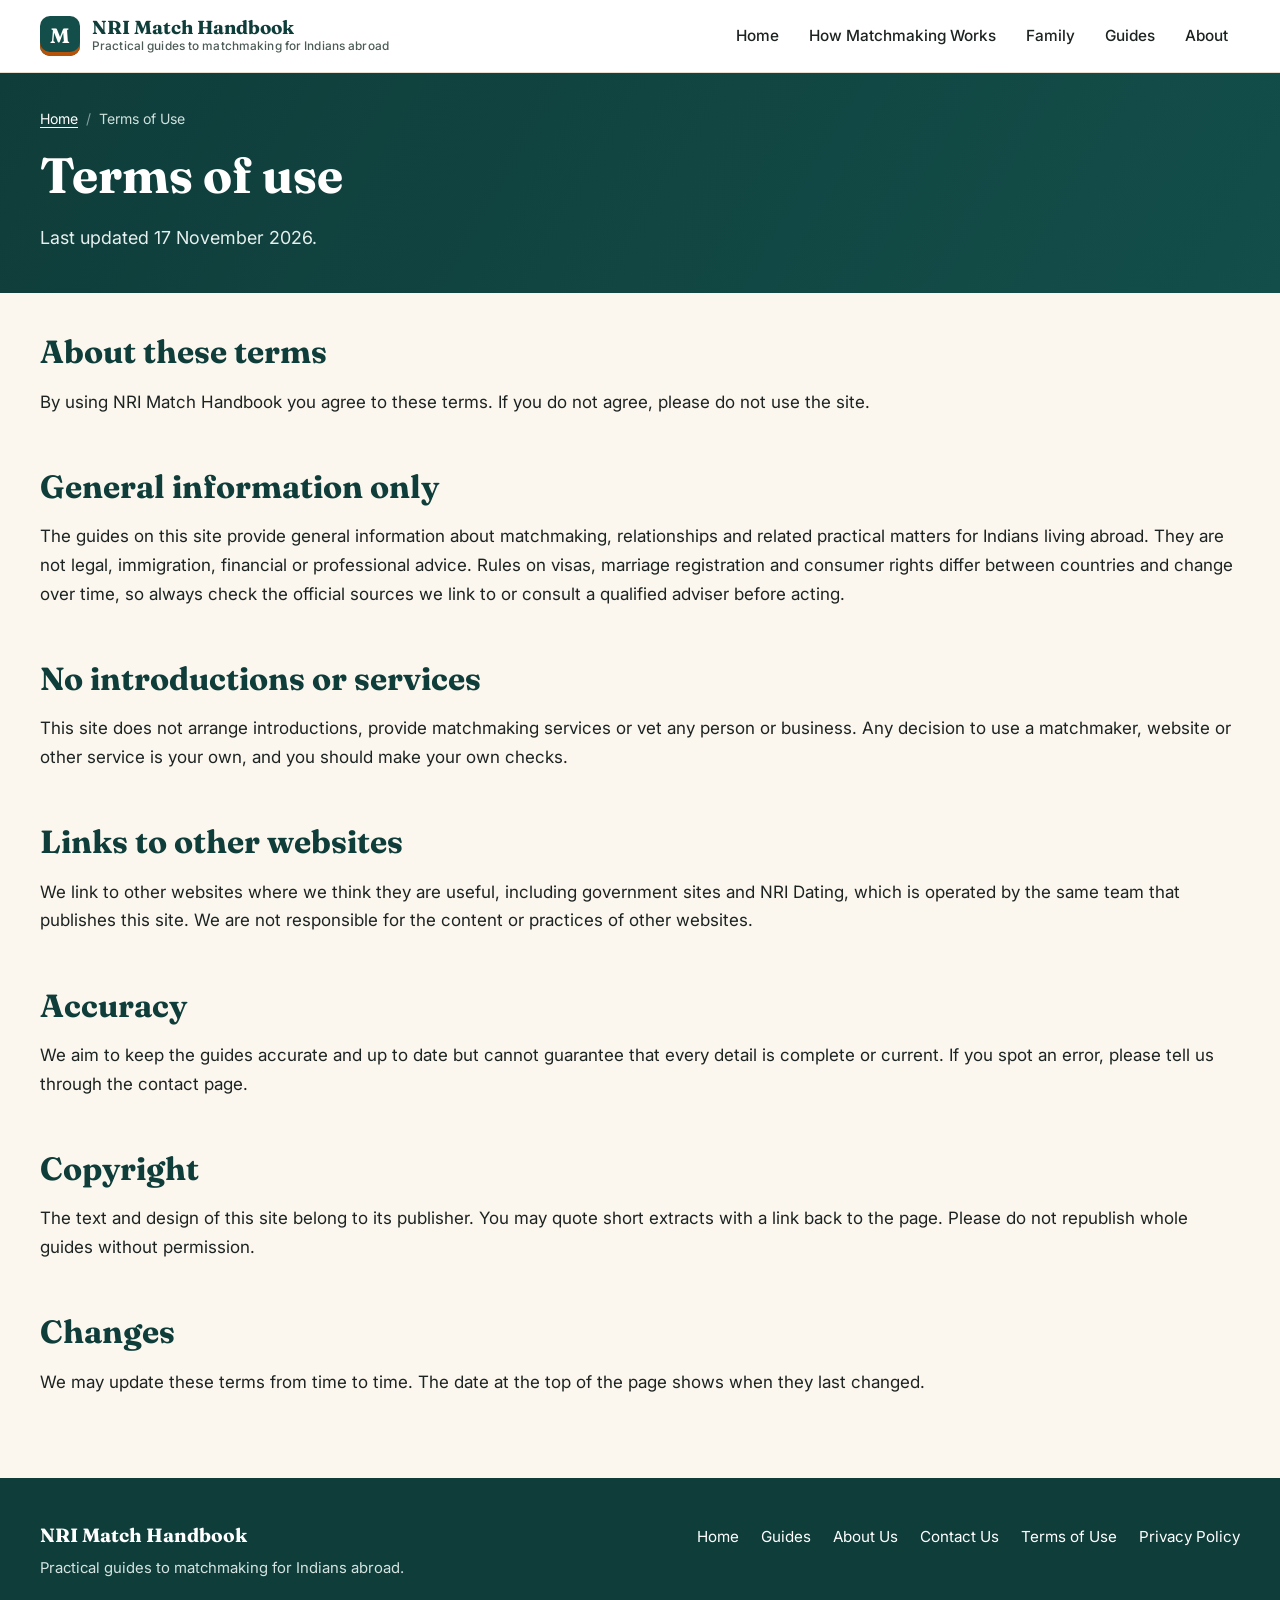
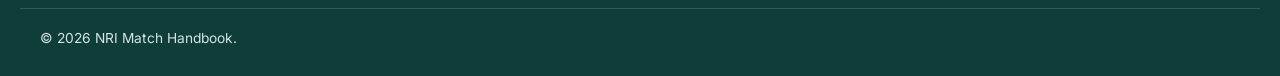
<file: terms-of-use/index.html>
<!doctype html><html lang="en-GB"><head><meta charset="utf-8">
<meta name="viewport" content="width=device-width, initial-scale=1">
<title>Terms of Use | NRI Match Handbook</title>
<meta name="description" content="Terms of use for NRI Match Handbook: general information only, no legal or immigration advice, external links, copyright and changes to these terms.">
<link rel="canonical" href="https://nridating.github.io/terms-of-use/">
<meta property="og:title" content="Terms of Use | NRI Match Handbook"><meta property="og:description" content="Terms of use for NRI Match Handbook: general information only, no legal or immigration advice, external links, copyright and changes to these terms.">
<meta property="og:type" content="website"><meta property="og:url" content="https://nridating.github.io/terms-of-use/">
<link rel="icon" href="/assets/favicon.svg" type="image/svg+xml">
<link rel="preconnect" href="https://fonts.googleapis.com"><link rel="preconnect" href="https://fonts.gstatic.com" crossorigin>
<link href="https://fonts.googleapis.com/css2?family=Fraunces:opsz,wght@9..144,600;9..144,700&family=Inter:wght@400;500;600&display=swap" rel="stylesheet">
<link rel="stylesheet" href="/assets/style.css?v=20261118">
<script type="application/ld+json">{"@context": "https://schema.org", "@type": "BreadcrumbList", "itemListElement": [{"@type": "ListItem", "position": 1, "name": "Home", "item": "https://nridating.github.io/"}, {"@type": "ListItem", "position": 2, "name": "Terms of Use", "item": "https://nridating.github.io/terms-of-use/"}]}</script>
</head><body>
<header class="site-header"><div class="wrap head-row"><a class="brand" href="/"><span class="brand-mark" aria-hidden="true">M</span><span class="brand-text">NRI Match Handbook<small>Practical guides to matchmaking for Indians abroad</small></span></a><button class="menu-btn" type="button" aria-expanded="false" aria-controls="site-nav">Menu</button><nav id="site-nav" class="site-nav" aria-label="Main"><ul><li><a href="/">Home</a></li><li><a href="/how-nri-matchmaking-works/">How Matchmaking Works</a></li><li><a href="/family-and-matchmaking/">Family</a></li><li><a href="/guides/">Guides</a></li><li><a href="/about/">About</a></li></ul></nav></div></header>
<main>
<section class="page-hero"><div class="wrap"><nav class="crumbs" aria-label="Breadcrumb"><a href="/">Home</a> <span class="sep">/</span> <span aria-current="page">Terms of Use</span></nav><h1>Terms of use</h1><p class="lead">Last updated 17 November 2026.</p></div></section>
<div class="wrap single"><article class="prose"><h2>About these terms</h2>
<p>By using NRI Match Handbook you agree to these terms. If you do not agree, please do not use the site.</p>

<h2>General information only</h2>
<p>The guides on this site provide general information about matchmaking, relationships and related practical matters for Indians living abroad. They are not legal, immigration, financial or professional advice. Rules on visas, marriage registration and consumer rights differ between countries and change over time, so always check the official sources we link to or consult a qualified adviser before acting.</p>

<h2>No introductions or services</h2>
<p>This site does not arrange introductions, provide matchmaking services or vet any person or business. Any decision to use a matchmaker, website or other service is your own, and you should make your own checks.</p>

<h2>Links to other websites</h2>
<p>We link to other websites where we think they are useful, including government sites and NRI Dating, which is operated by the same team that publishes this site. We are not responsible for the content or practices of other websites.</p>

<h2>Accuracy</h2>
<p>We aim to keep the guides accurate and up to date but cannot guarantee that every detail is complete or current. If you spot an error, please tell us through the contact page.</p>

<h2>Copyright</h2>
<p>The text and design of this site belong to its publisher. You may quote short extracts with a link back to the page. Please do not republish whole guides without permission.</p>

<h2>Changes</h2>
<p>We may update these terms from time to time. The date at the top of the page shows when they last changed.</p></article></div>
</main>
<footer class="site-footer"><div class="wrap foot-row"><div class="foot-brand"><strong>NRI Match Handbook</strong><p>Practical guides to matchmaking for Indians abroad.</p></div><nav aria-label="Footer"><ul><li><a href="/">Home</a></li><li><a href="/guides/">Guides</a></li><li><a href="/about/">About Us</a></li><li><a href="/contact/">Contact Us</a></li><li><a href="/terms-of-use/">Terms of Use</a></li><li><a href="/privacy-policy/">Privacy Policy</a></li></ul></nav></div><div class="wrap copy">© 2026 NRI Match Handbook.</div></footer>
<script src="/assets/site.js?v=20261118" defer></script>
</body></html>
</file>
<file: assets/style.css>
/* NRI Match Handbook - satellite site on GitHub Pages */
:root {
  --ink: #1c2321;
  --muted: #4d5b57;
  --green: #134e4a;
  --green-2: #0f3d3a;
  --saffron: #b45309;
  --saffron-soft: #fbe7c6;
  --cream: #fbf7ef;
  --paper: #ffffff;
  --line: #e4ddd0;
  --tint: #eef5f3;
  --radius: 14px;
  --serif: "Fraunces", Georgia, "Times New Roman", serif;
  --sans: "Inter", -apple-system, BlinkMacSystemFont, "Segoe UI", Roboto, Arial, sans-serif;
}
* { box-sizing: border-box; }
html { -webkit-text-size-adjust: 100%; }
body { margin: 0; background: var(--cream); color: var(--ink); font: 400 17px/1.7 var(--sans); overflow-x: hidden; }
img { max-width: 100%; height: auto; display: block; }
a { color: var(--green); text-underline-offset: 3px; }
a:hover { color: var(--saffron); }
a.ext { color: var(--saffron); font-weight: 600; }
.wrap { max-width: 1240px; margin: 0 auto; padding: 0 20px; }
h1, h2, h3 { font-family: var(--serif); line-height: 1.2; color: var(--green-2); }
h1 { font-size: clamp(2rem, 4.2vw, 3.1rem); margin: .3em 0 .35em; }
h2 { font-size: clamp(1.45rem, 2.6vw, 2rem); margin: 1.6em 0 .5em; }
h3 { font-size: 1.22rem; margin: 1.3em 0 .4em; }
p { margin: 0 0 1em; }

/* header */
.site-header { background: var(--paper); border-bottom: 1px solid var(--line); position: sticky; top: 0; z-index: 10; }
.head-row { display: flex; align-items: center; justify-content: space-between; gap: 16px; min-height: 72px; }
.brand { display: flex; align-items: center; gap: 12px; text-decoration: none; color: var(--green-2); }
.brand-mark { width: 40px; height: 40px; border-radius: 10px; background: var(--green); color: #fff; display: grid; place-items: center;
  font: 700 1.3rem/1 var(--serif); box-shadow: inset 0 -4px 0 var(--saffron); }
.brand-text { font: 700 1.18rem/1.15 var(--serif); }
.brand-text small { display: block; font: 500 .74rem/1.3 var(--sans); color: var(--muted); letter-spacing: .01em; }
.site-nav ul { list-style: none; margin: 0; padding: 0; display: flex; gap: 6px; }
.site-nav a { display: block; padding: 8px 12px; border-radius: 8px; text-decoration: none; color: var(--ink); font-weight: 500; font-size: .96rem; }
.site-nav a:hover, .site-nav a[aria-current="page"] { background: var(--tint); color: var(--green); }
.menu-btn { display: none; background: var(--green); color: #fff; border: 0; border-radius: 8px; padding: 9px 14px; font: 600 .95rem var(--sans); cursor: pointer; }

/* home hero */
.hero { background: linear-gradient(120deg, var(--green-2) 0%, var(--green) 55%, #1d6b62 100%); color: #fff; position: relative; overflow: hidden; }
.hero::after { content: ""; position: absolute; right: -120px; top: -120px; width: 480px; height: 480px; border-radius: 50%;
  border: 70px solid rgba(251, 231, 198, .09); }
.hero-grid { display: grid; grid-template-columns: 1.25fr 1fr; gap: 48px; align-items: center; padding: 72px 20px 80px; position: relative; z-index: 1; }
.hero h1 { color: #fff; }
.hero .eyebrow { display: inline-block; background: rgba(251, 231, 198, .16); color: var(--saffron-soft); border-radius: 999px; padding: 6px 14px;
  font-size: .82rem; font-weight: 600; letter-spacing: .04em; text-transform: uppercase; }
.hero p { font-size: 1.12rem; color: #e6f0ee; }
.hero p a { color: #fff; font-weight: 600; text-decoration: underline; text-underline-offset: 3px; }
.hero .btns { display: flex; flex-wrap: wrap; gap: 12px; margin-top: 26px; }
.btn { display: inline-block; padding: 13px 22px; border-radius: 10px; font-weight: 600; text-decoration: none; }
.btn-primary { background: var(--saffron-soft); color: var(--green-2); }
.btn-primary:hover { background: #fff; color: var(--green-2); }
.btn-ghost { border: 1.5px solid rgba(255, 255, 255, .55); color: #fff; }
.btn-ghost:hover { background: rgba(255, 255, 255, .1); color: #fff; }
.hero-panel { background: rgba(255, 255, 255, .08); border: 1px solid rgba(255, 255, 255, .18); border-radius: 18px; padding: 26px; }
.hero-panel h2 { color: #fff; font-size: 1.25rem; margin: 0 0 12px; }
.hero-panel ol { margin: 0; padding-left: 1.3em; color: #e6f0ee; }
.hero-panel li { margin-bottom: 8px; }

/* home sections */
.band { padding: 64px 0; }
.band-white { background: var(--paper); border-top: 1px solid var(--line); border-bottom: 1px solid var(--line); }
.band-tint { background: var(--tint); }
.band h2:first-child { margin-top: 0; }
.section-intro { font-size: 1.08rem; color: var(--muted); }
.split.split-photo { align-items: center; }
.split-img img { display: block; width: 100%; height: auto; aspect-ratio: 3/2; object-fit: cover; border-radius: var(--radius); box-shadow: 0 14px 34px rgba(0,0,0,.14); }
.split-after { margin-top: 48px; }
.split { display: grid; grid-template-columns: 1fr 1fr; gap: 48px; align-items: start; }
.checks { list-style: none; padding: 0; margin: 0 0 1em; }
.checks li { position: relative; padding-left: 30px; margin-bottom: 10px; }
.checks li::before { content: ""; position: absolute; left: 0; top: .5em; width: 16px; height: 9px; border-left: 3px solid var(--saffron);
  border-bottom: 3px solid var(--saffron); transform: rotate(-45deg); }
.note { background: var(--saffron-soft); border-left: 4px solid var(--saffron); border-radius: 0 var(--radius) var(--radius) 0; padding: 16px 20px; margin: 1.2em 0; }

/* cards */
.cards { display: grid; grid-template-columns: repeat(auto-fill, minmax(260px, 1fr)); gap: 18px; margin: 18px 0 8px; }
.card { display: flex; flex-direction: column; gap: 6px; background: var(--paper); border: 1px solid var(--line); border-radius: var(--radius);
  padding: 20px 22px; text-decoration: none; color: var(--ink); transition: border-color .15s, transform .15s; }
.card:hover { border-color: var(--green); transform: translateY(-2px); color: var(--ink); }
.card strong { font: 600 1.12rem/1.3 var(--serif); color: var(--green-2); }
.card span { color: var(--muted); font-size: .95rem; }
.card .card-kicker { color: var(--saffron); font-size: .76rem; font-weight: 600; text-transform: uppercase; letter-spacing: .05em; }

/* inner pages */
.page-hero { background: linear-gradient(120deg, var(--green-2), var(--green)); color: #fff; padding: 34px 0 40px; }
.page-hero h1 { color: #fff; }
.page-hero .lead { font-size: 1.12rem; color: #e6f0ee; margin: 0; }
.page-hero a { color: var(--saffron-soft); }
.crumbs { font-size: .88rem; color: #cfe1dd; }
.crumbs a { color: #fff; }
.crumbs .sep { opacity: .6; margin: 0 4px; }
.with-side { display: grid; grid-template-columns: minmax(0, 1fr) 320px; gap: 48px; padding-top: 40px; padding-bottom: 64px; }
.single { padding-top: 40px; padding-bottom: 64px; }
.prose > h2:first-child { margin-top: 0; }
.prose ul, .prose ol { padding-left: 1.3em; margin: 0 0 1.1em; }
.prose li { margin-bottom: 6px; }
.sidebar { display: flex; flex-direction: column; gap: 20px; }
.side-box { background: var(--paper); border: 1px solid var(--line); border-radius: var(--radius); padding: 20px 22px; position: sticky; top: 96px; }
.side-box + .side-box { position: static; }
.side-box h2 { font-size: 1.08rem; margin: 0 0 10px; }
.side-box ul { list-style: none; margin: 0; padding: 0; }
.side-box li a { display: block; padding: 6px 0; border-bottom: 1px solid var(--line); text-decoration: none; font-size: .95rem; }
.side-box li a[aria-current="page"] { color: var(--saffron); font-weight: 600; }
.about-box { background: var(--tint); }
.about-box p { font-size: .93rem; color: var(--muted); }

/* faq */
.faq { display: flex; flex-direction: column; gap: 10px; margin: 12px 0 8px; }
.faq details { background: var(--paper); border: 1px solid var(--line); border-radius: 12px; padding: 0 18px; }
.faq summary { cursor: pointer; padding: 14px 0; font-weight: 600; color: var(--green-2); list-style: none; position: relative; padding-right: 28px; }
.faq summary::-webkit-details-marker { display: none; }
.faq summary::after { content: "+"; position: absolute; right: 0; top: 10px; font-size: 1.4rem; color: var(--saffron); }
.faq details[open] summary::after { content: "–"; }
.faq details p { color: var(--muted); }
.related { margin-top: 2.2em; }
.next-steps { background: var(--paper); border: 1px solid var(--line); border-radius: var(--radius); padding: 22px 24px; margin-top: 2em; }
.next-steps h2 { margin-top: 0; }

/* footer */
.site-footer { background: var(--green-2); color: #d5e4e1; padding: 44px 0 26px; }
.foot-row { display: flex; justify-content: space-between; gap: 32px; flex-wrap: wrap; }
.foot-brand strong { font: 700 1.2rem var(--serif); color: #fff; }
.foot-brand p { margin: 6px 0 0; font-size: .93rem; }
.site-footer ul { list-style: none; margin: 0; padding: 0; display: flex; flex-wrap: wrap; gap: 6px 22px; }
.site-footer a { color: #fff; text-decoration: none; font-size: .95rem; }
.site-footer a:hover { color: var(--saffron-soft); }
.copy { margin-top: 26px; padding-top: 18px; border-top: 1px solid rgba(255, 255, 255, .14); font-size: .86rem; }

@media (max-width: 960px) {
  .hero-grid, .split, .with-side { grid-template-columns: 1fr; }
  .hero-grid { gap: 28px; padding: 52px 20px 56px; }
  .side-box { position: static; }
}
@media (max-width: 820px) {
  .menu-btn { display: inline-block; }
  .site-nav { display: none; position: absolute; left: 0; right: 0; top: 72px; background: var(--paper); border-bottom: 1px solid var(--line); }
  .site-nav.open { display: block; }
  .site-nav ul { flex-direction: column; padding: 8px 16px 16px; }
  .head-row { position: relative; }
  .brand-text small { display: none; }
}
@media (max-width: 480px) {
  body { font-size: 16px; }
  .wrap { padding: 0 16px; }
  .band { padding: 48px 0; }
}
</file>
